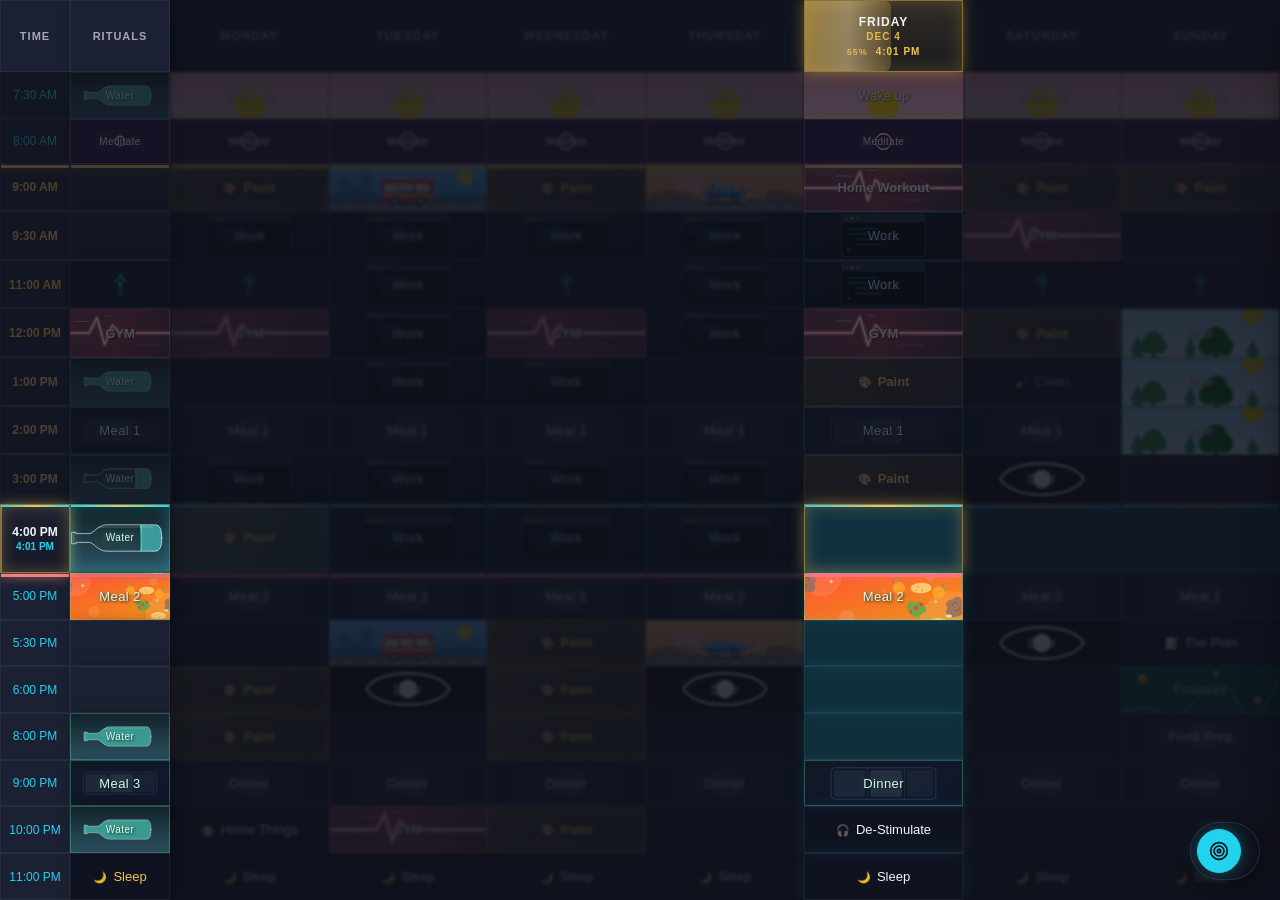
<file: index.html>
<!DOCTYPE html>
<html lang="en">

<head>
    <meta charset="UTF-8">
    <meta name="viewport"
        content="width=device-width, initial-scale=1.0, maximum-scale=1.0, user-scalable=no, viewport-fit=cover">
    <meta name="apple-mobile-web-app-capable" content="yes">
    <meta name="apple-mobile-web-app-status-bar-style" content="black-translucent">
    <meta name="apple-mobile-web-app-title" content="DAY">
    <meta name="mobile-web-app-capable" content="yes">
    <meta name="theme-color" content="#000000">
    <meta name="application-name" content="DAY">

    <!-- Monochrome DAY Icon for Homescreen -->
    <link rel="apple-touch-icon" href="apple-touch-icon.png">
    <link rel="apple-touch-icon" sizes="180x180" href="apple-touch-icon.png">
    <link rel="apple-touch-icon" sizes="152x152" href="apple-touch-icon.png">
    <link rel="apple-touch-icon" sizes="120x120" href="apple-touch-icon.png">
    <link rel="icon" type="image/png" href="apple-touch-icon.png">
    <link rel="manifest" href="manifest.json">

    <title>DAY</title>
    <link rel="stylesheet" href="style.css?v=10">
</head>

<body>
    <div class="schedule-container">
        <div class="table-wrapper">
            <table>
                <thead>
                    <tr>
                        <th>Time</th>
                        <th>Rituals</th>
                        <th class="day-header" data-day="1">Monday</th>
                        <th class="day-header" data-day="2">Tuesday</th>
                        <th class="day-header" data-day="3">Wednesday</th>
                        <th class="day-header" data-day="4">Thursday</th>
                        <th class="day-header" data-day="5">Friday</th>
                        <th class="day-header" data-day="6">Saturday</th>
                        <th class="day-header" data-day="0">Sunday</th>
                    </tr>
                </thead>
                <tbody>
                    <!-- Rows are rendered from the data model (data.js) by render.js -->
                </tbody>
            </table>
        </div>
    </div>

    <script src="data.js?v=10"></script>
    <script src="render.js?v=10"></script>
    <script src="script.js?v=10"></script>
</body>

</html>
</file>
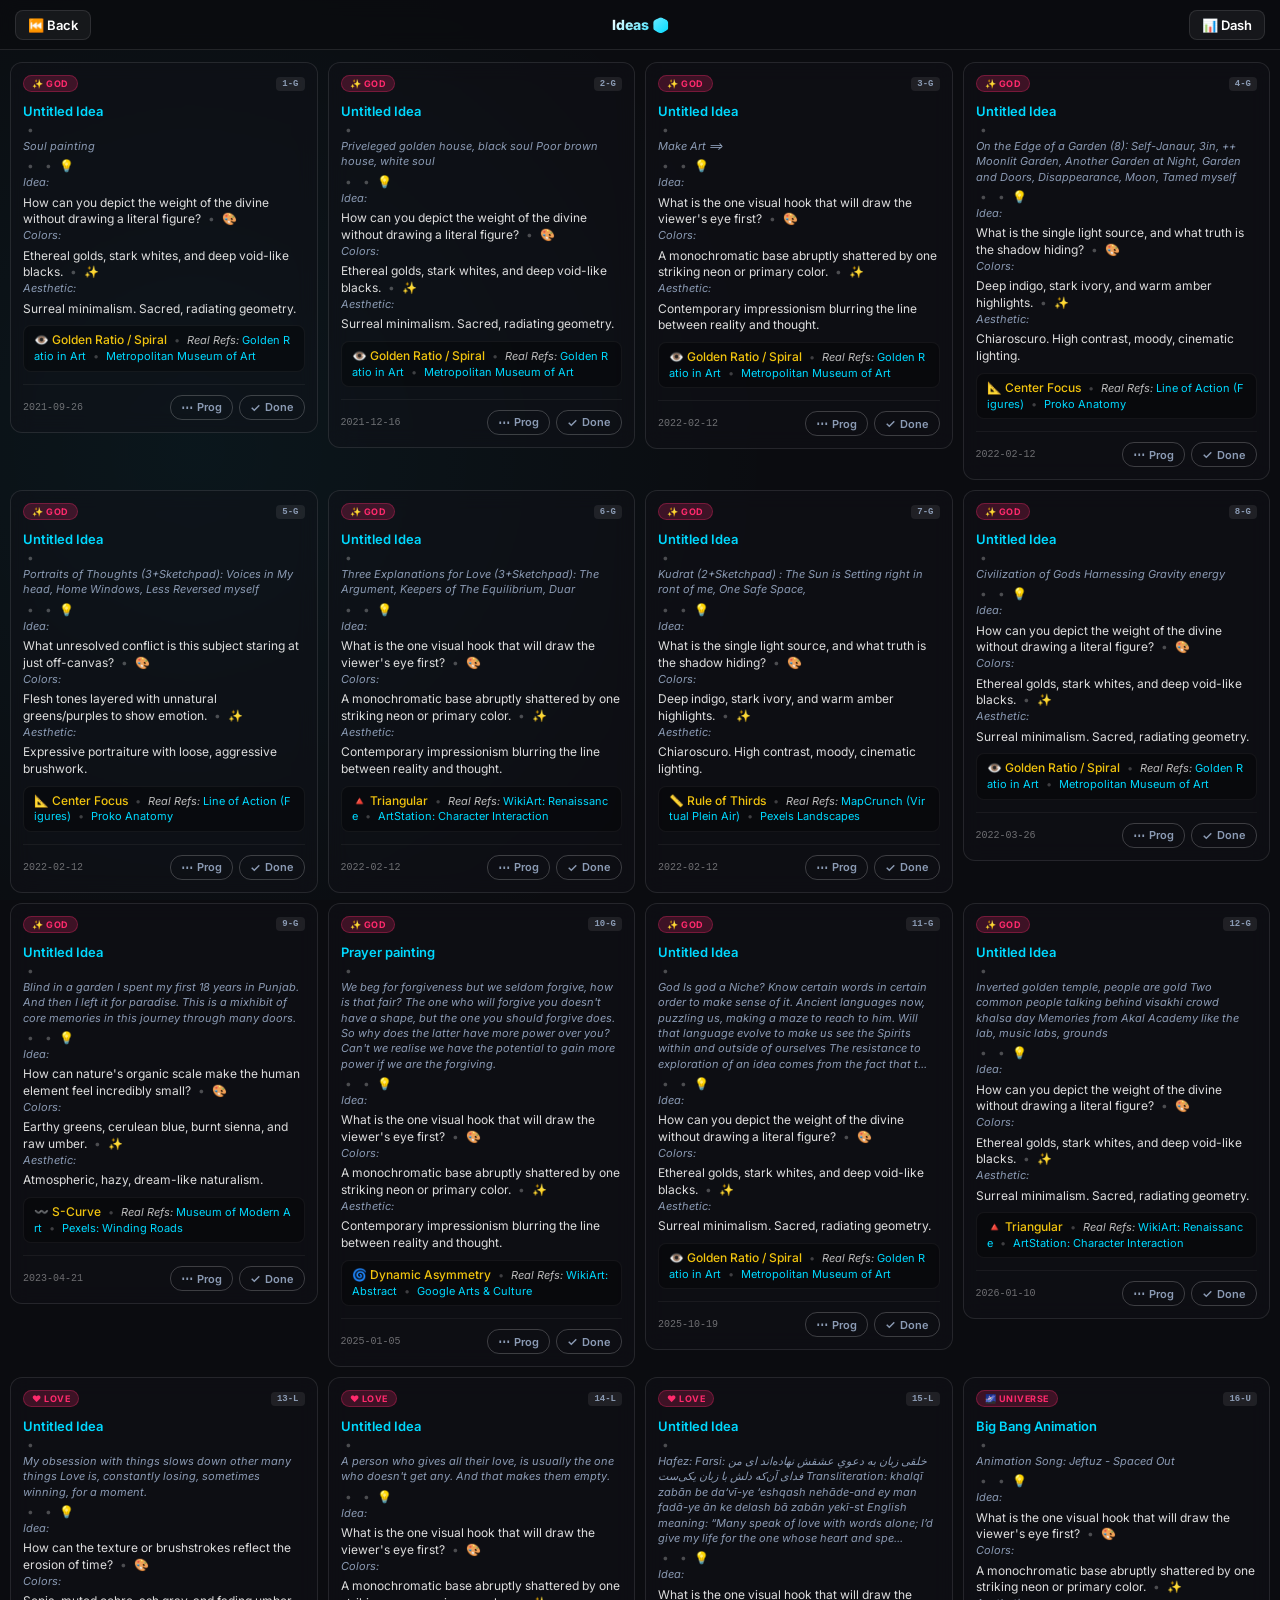
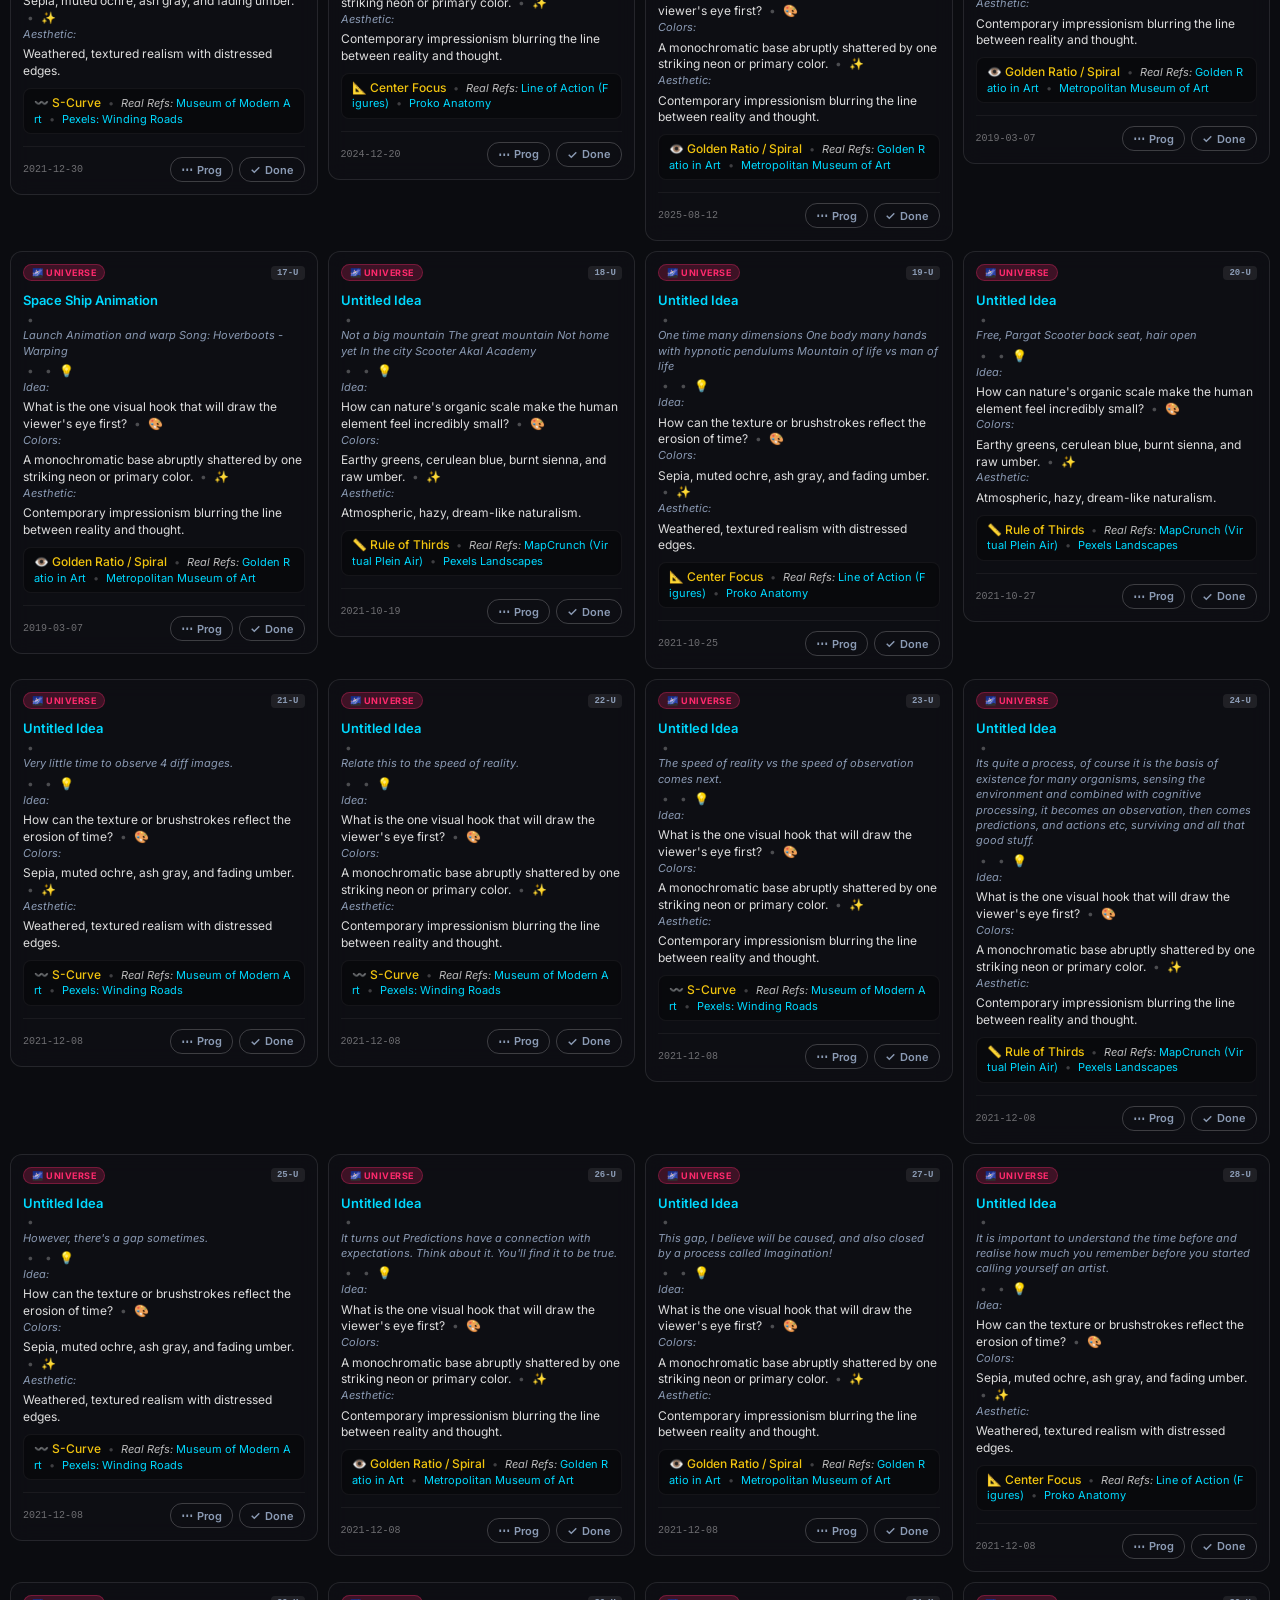
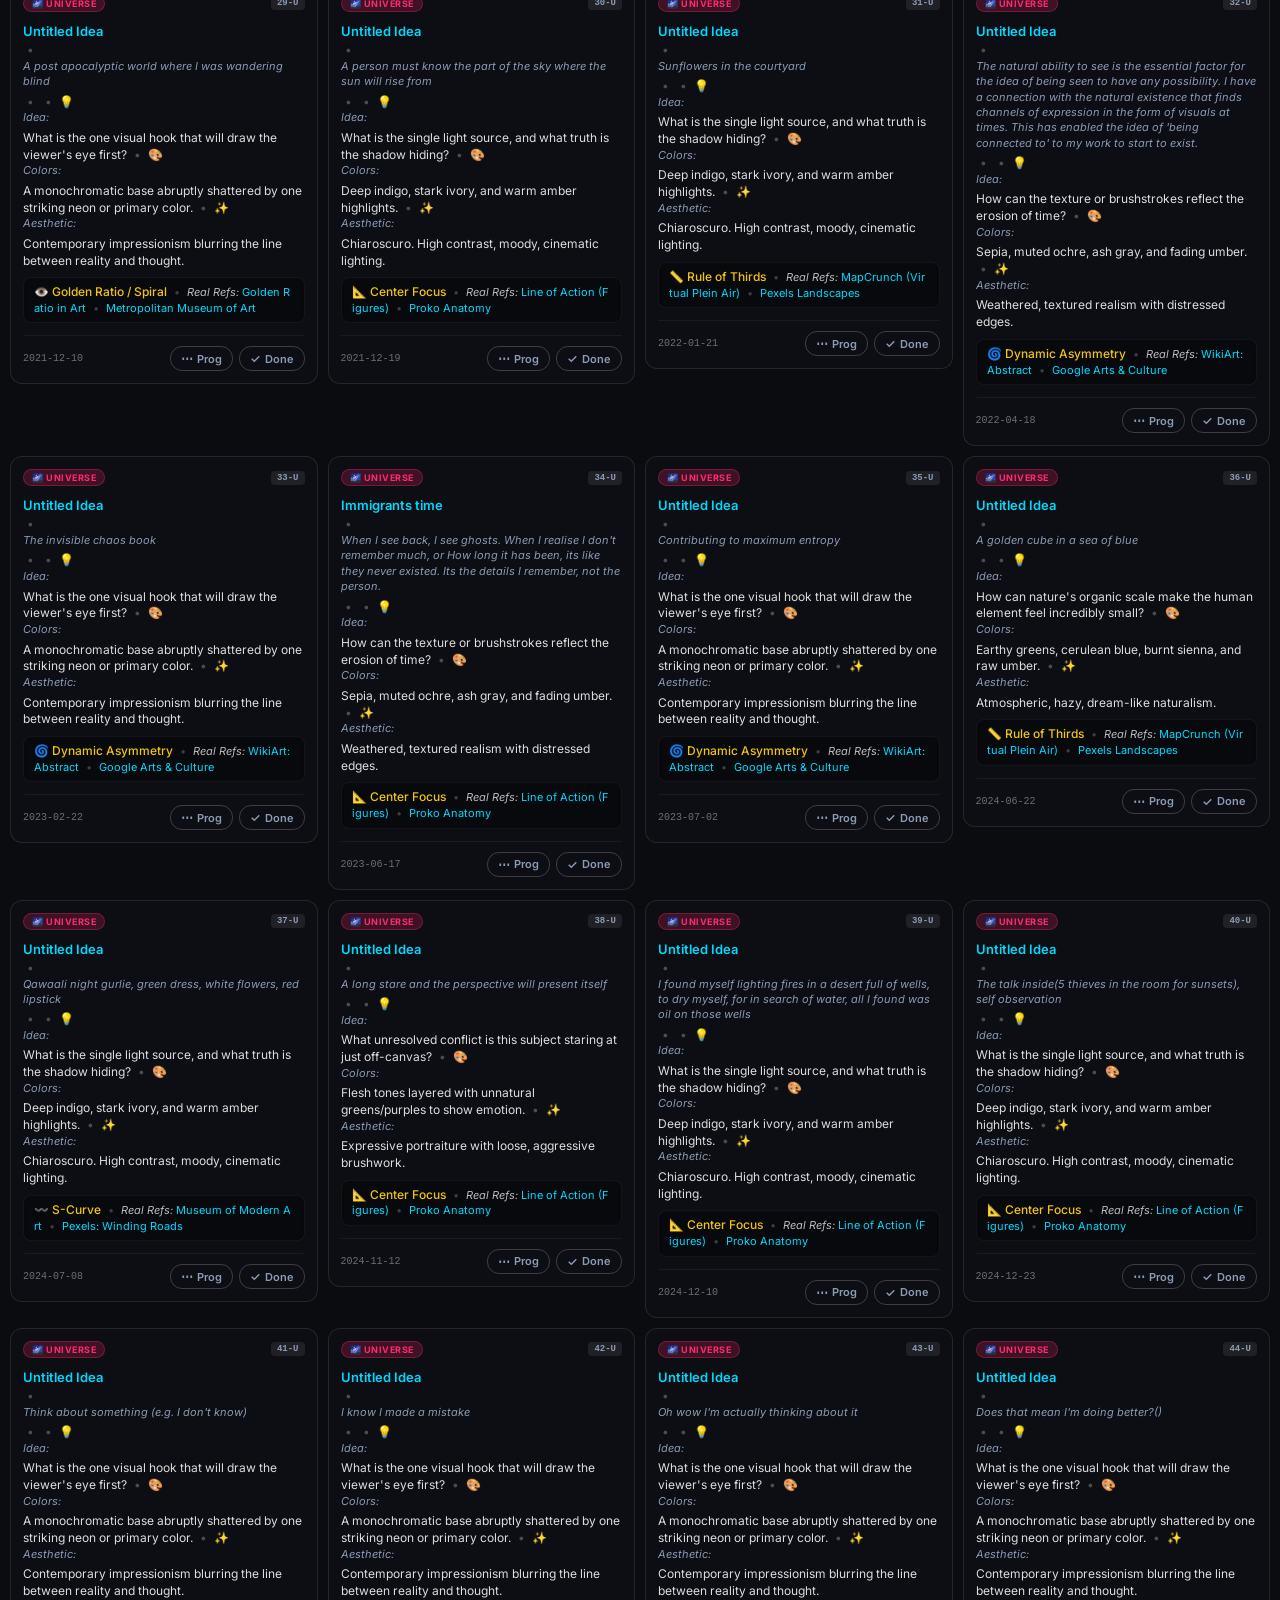
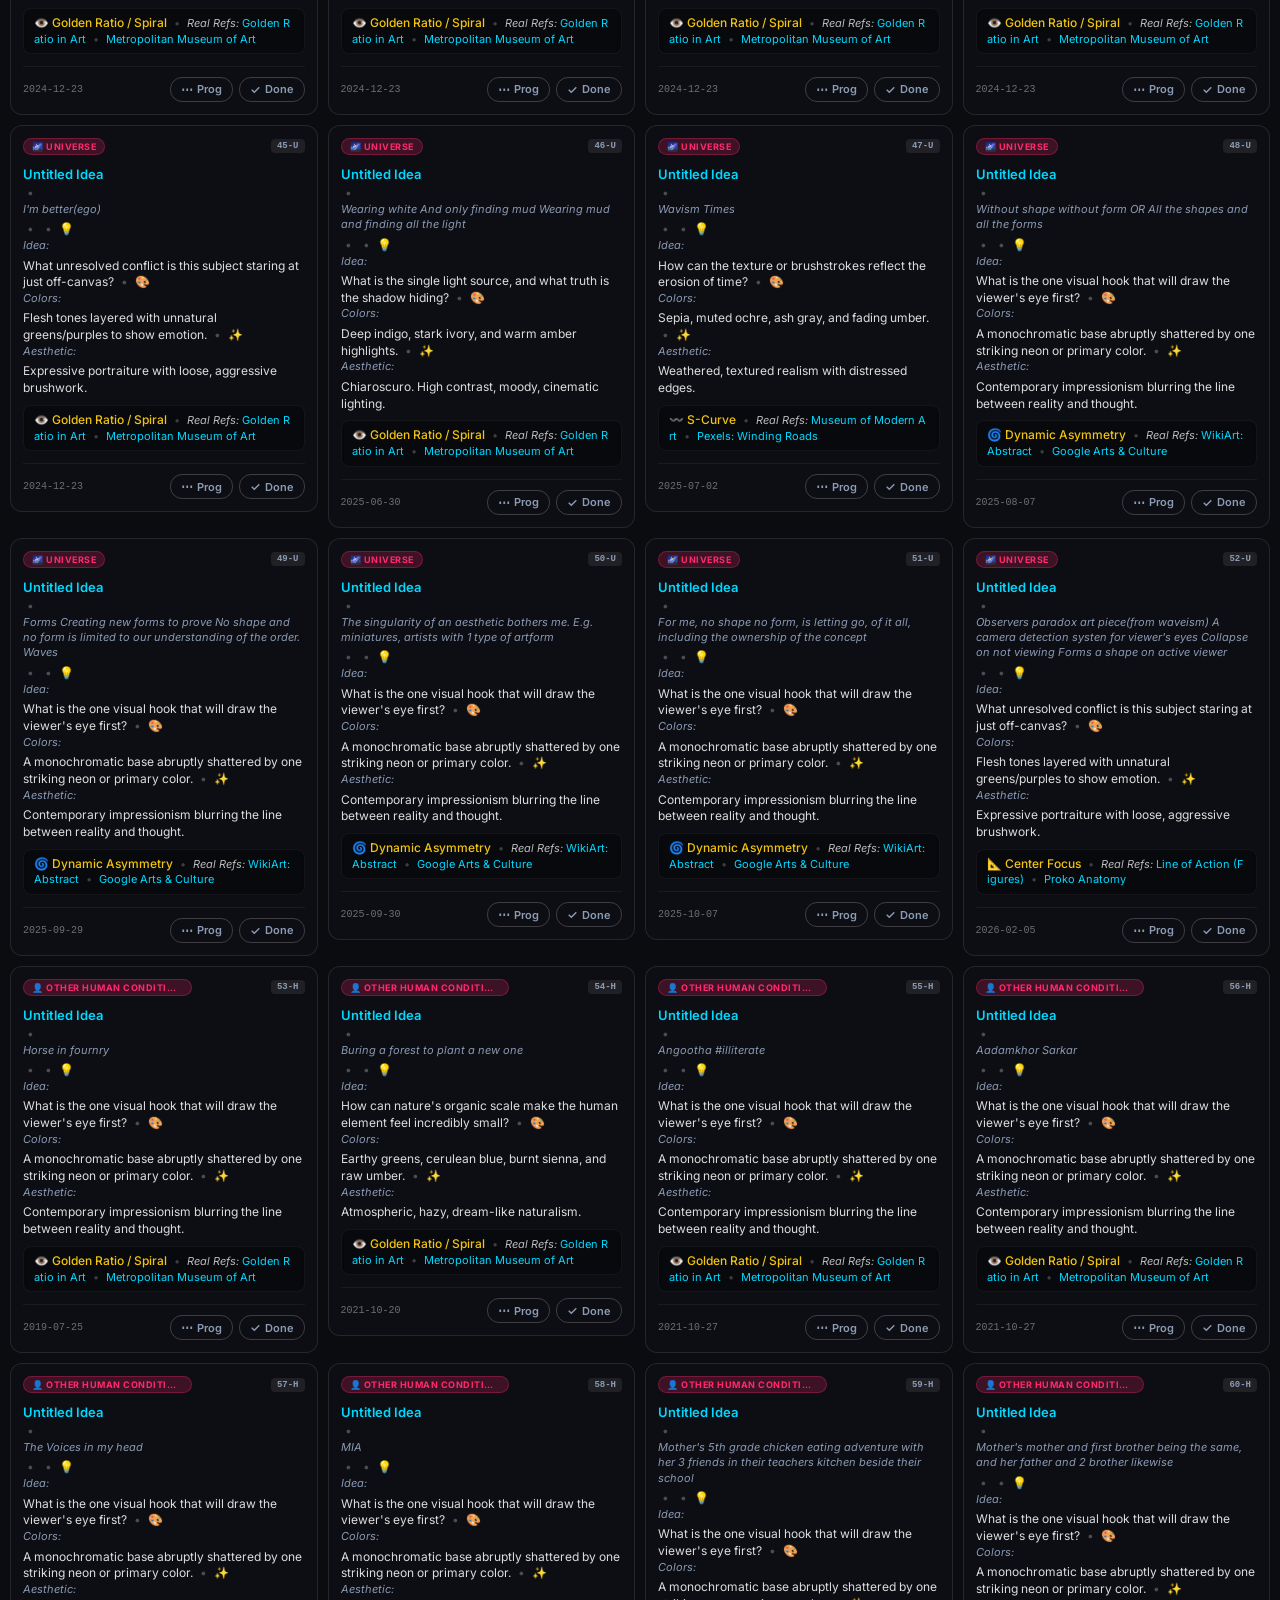
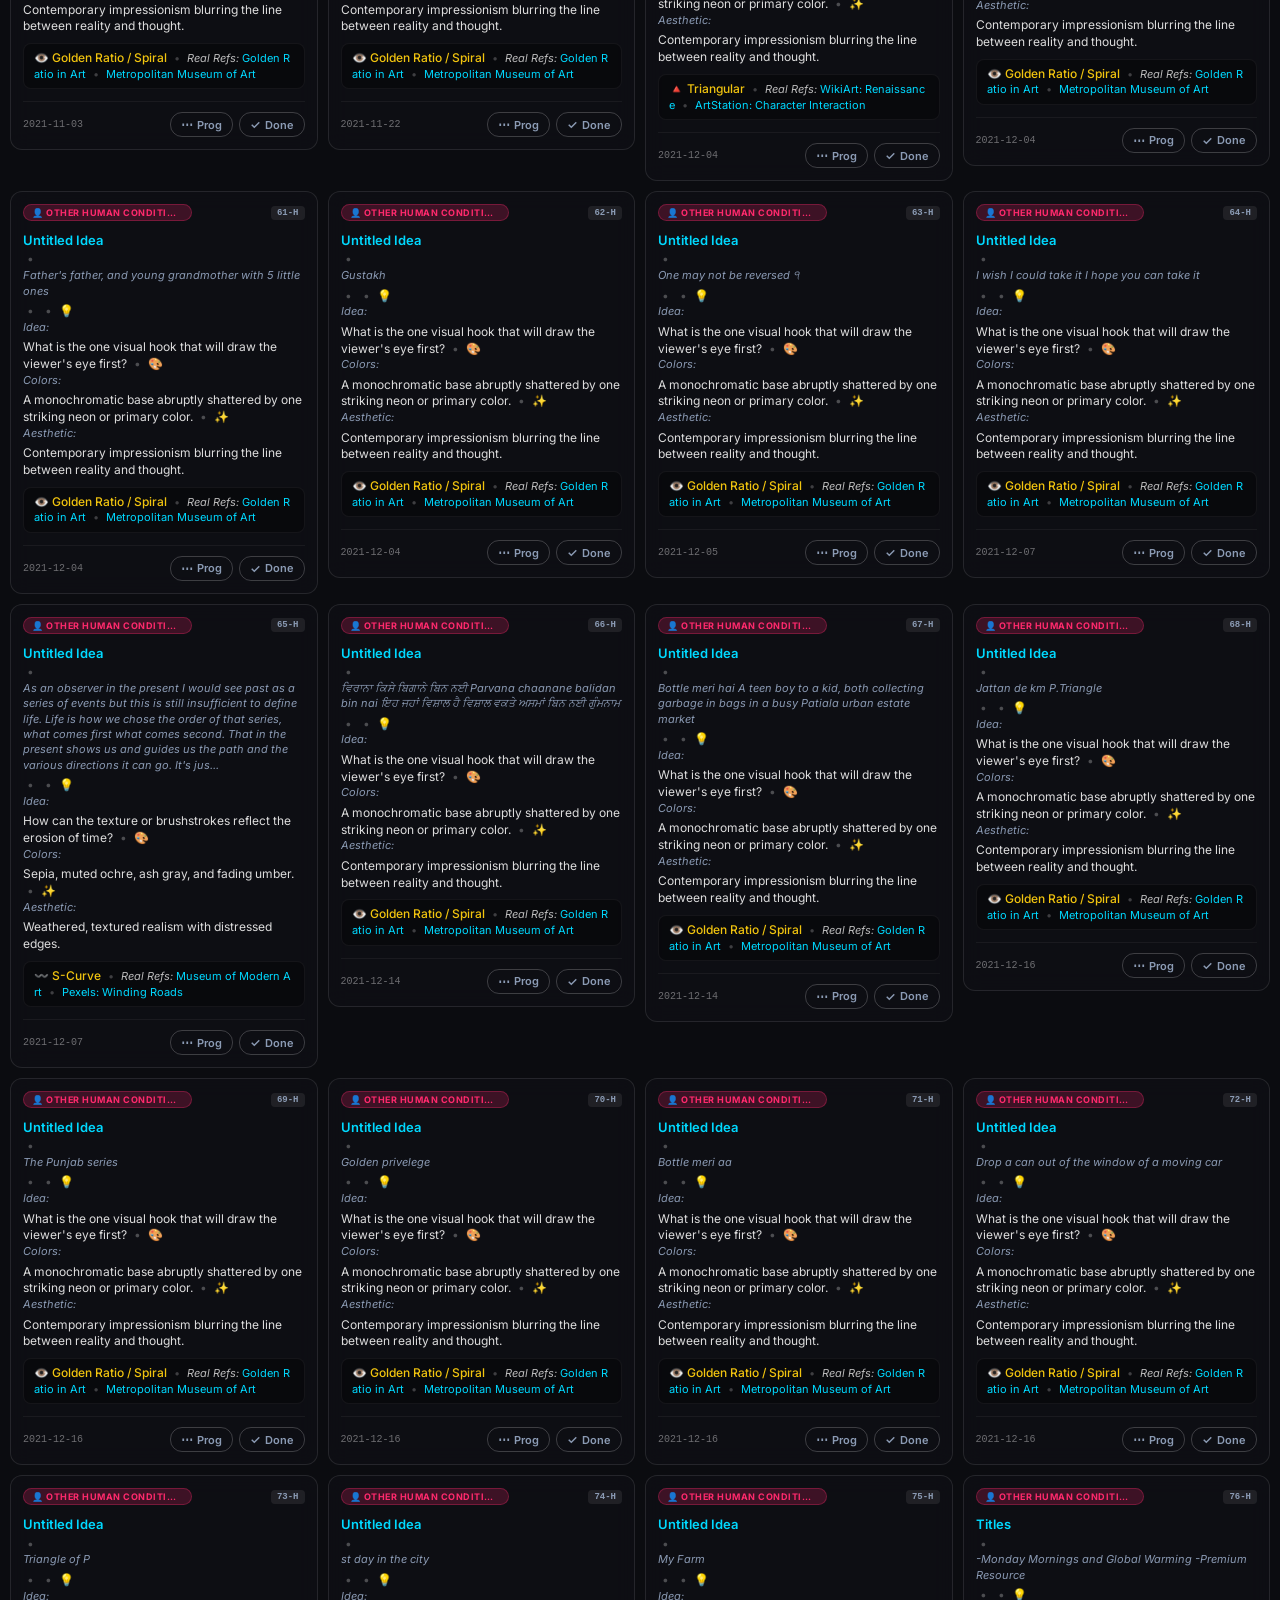
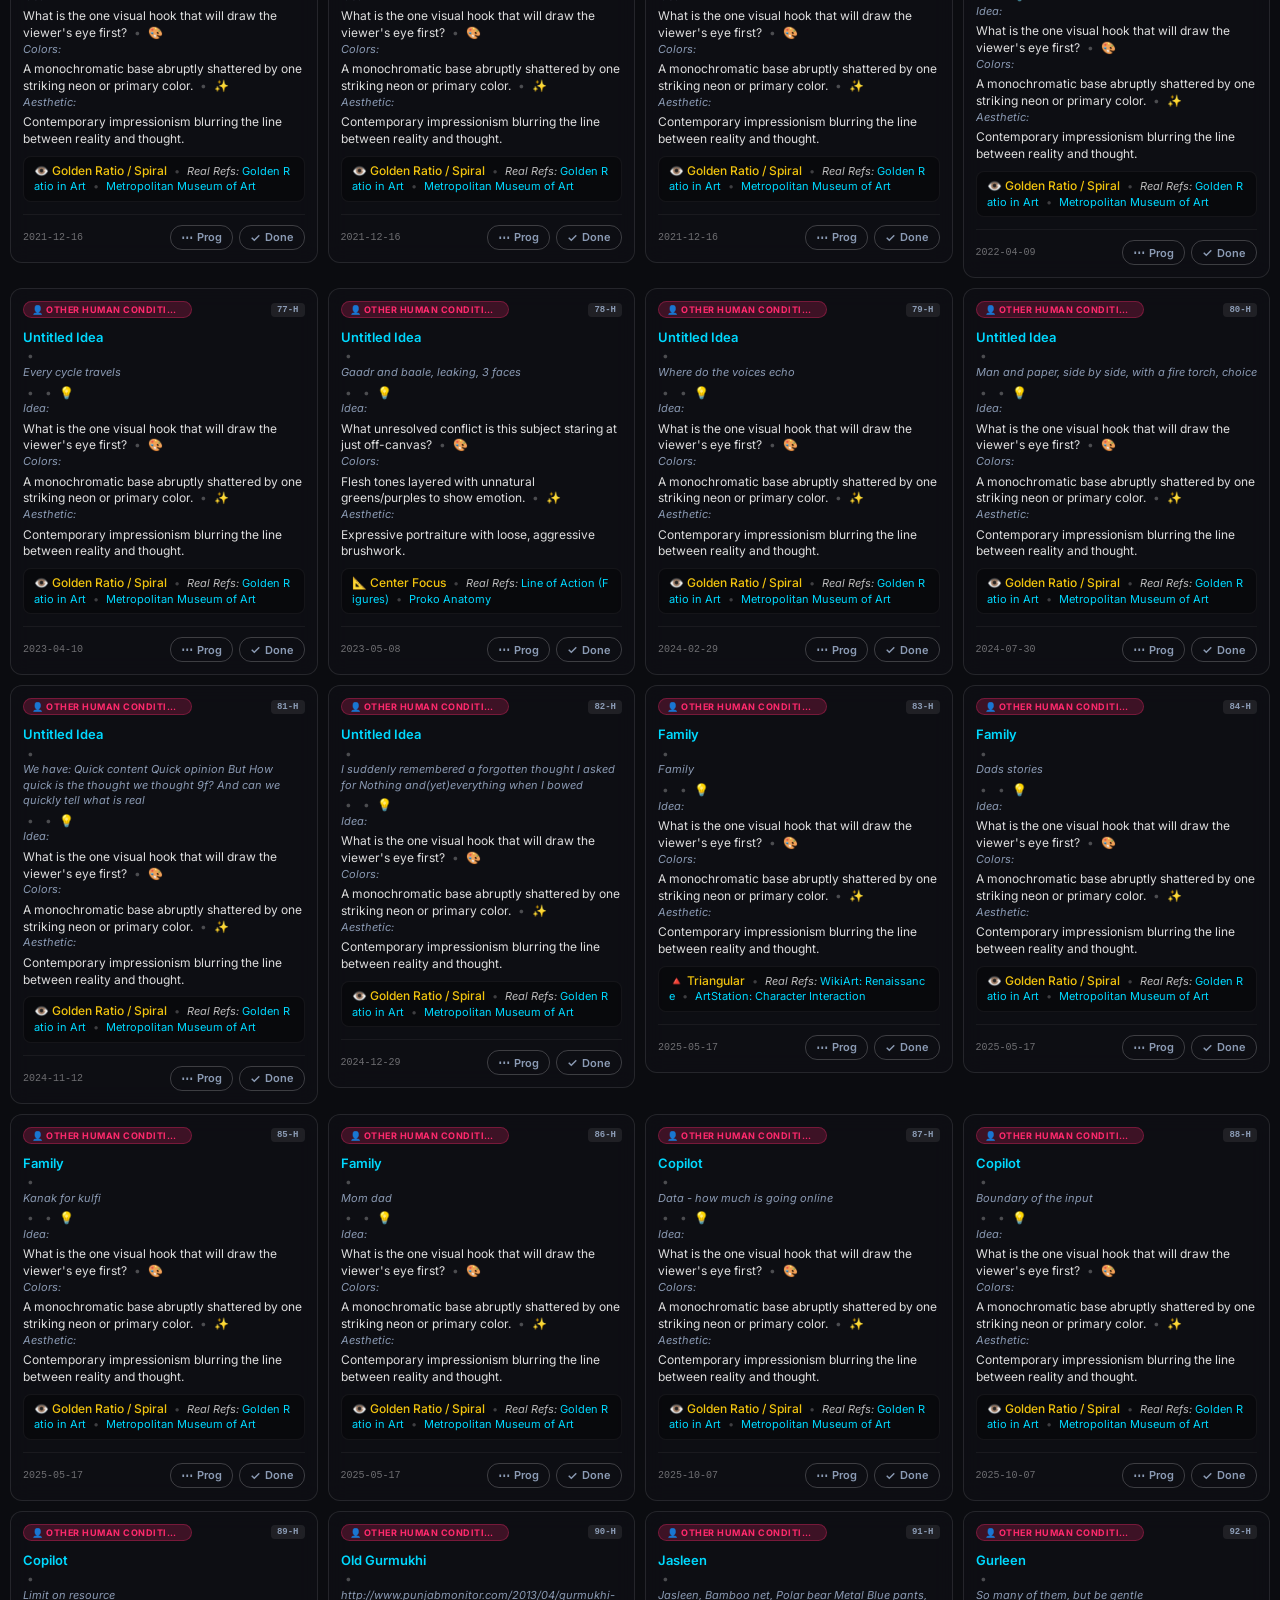
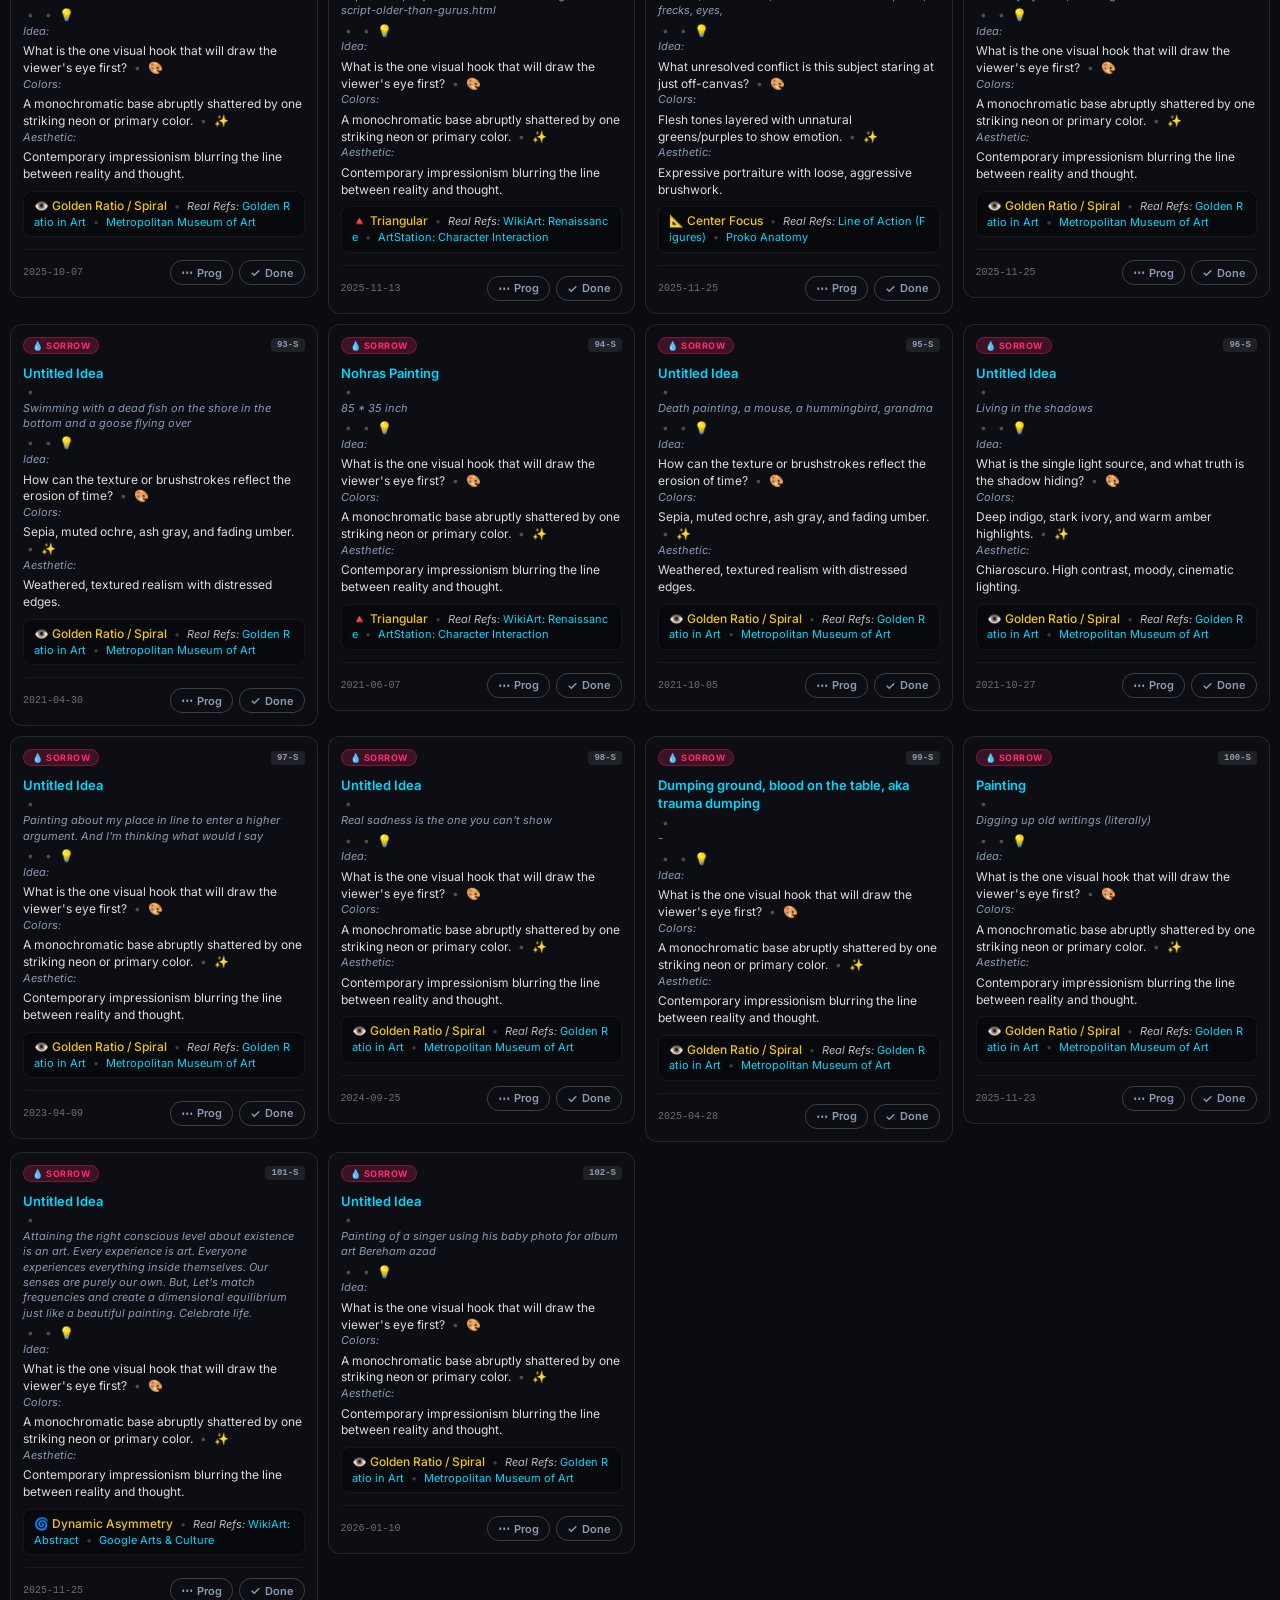
<file: paint_ideas.html>
<!DOCTYPE html>
    <html lang="en">
    <head>
        <meta charset="UTF-8">
        <meta name="viewport" content="width=device-width, initial-scale=1.0">
        <title>Painting Ideas</title>
        <style>
@import url('https://fonts.googleapis.com/css2?family=Inter:wght@400;500;600;800&display=swap');
:root {
    --bg-main: #0b0c10;
    --bg-card: rgba(18, 18, 25, 0.6);
    --border-color: rgba(255, 255, 255, 0.1);
    --text-primary: #e0e6ed;
    --text-secondary: #8b9bb4;
    --accent-primary: #00d9ff;
    --pink-glow: #ff2a6d;
    --yellow-glow: #f1c40f;
    --green: #00ff88;
}
* { box-sizing: border-box; }
body {
    font-family: 'Inter', sans-serif;
    margin: 0; padding: 0;
    background: var(--bg-main) radial-gradient(circle at 15% 50%, rgba(0, 217, 255, 0.05) 0%, transparent 50%) fixed;
    color: var(--text-primary);
    -webkit-font-smoothing: antialiased;
    /* Safe Area Insets for Notch compatibility */
    padding-top: env(safe-area-inset-top);
    padding-bottom: env(safe-area-inset-bottom);
    padding-left: env(safe-area-inset-left);
    padding-right: env(safe-area-inset-right);
}

/* Fixed Top Bar */
.top-bar { 
    position: fixed; 
    top: env(safe-area-inset-top, 0px); 
    left: env(safe-area-inset-left, 0px); 
    right: env(safe-area-inset-right, 0px); 
    height: 50px; 
    background: rgba(11, 12, 16, 0.85); 
    backdrop-filter: blur(10px); 
    -webkit-backdrop-filter: blur(10px); 
    border-bottom: 1px solid var(--border-color); 
    display: flex; 
    align-items: center; 
    justify-content: space-between; 
    padding: 0 15px; 
    z-index: 1000;
}

.top-btn {
    background: rgba(255, 255, 255, 0.05);
    color: #fff;
    border: 1px solid var(--border-color);
    padding: 6px 12px;
    border-radius: 8px;
    cursor: pointer;
    font-size: 13px;
    font-weight: 600;
    font-family: inherit;
    text-decoration: none;
    display: inline-flex;
    align-items: center;
    gap: 6px;
    transition: all 0.2s;
}

.top-btn:hover {
    background: rgba(255,255,255,0.1);
    border-color: var(--accent-primary);
}

.container { 
    max-width: 1400px; 
    margin: 0 auto; 
    padding: 10px; 
    padding-top: calc(50px + 10px);
}

/* Hide original table structures to prevent flash of content */
.table-container, h1, p, h2 { display: none; }

.app-header { 
    margin-bottom: 15px; 
    background: rgba(18, 18, 25, 0.6);
    border: 1px solid var(--border-color);
    border-radius: 12px;
    padding: 12px;
    backdrop-filter: blur(10px);
    transition: max-height 0.3s ease-out, opacity 0.3s ease-out, padding 0.3s ease-out, margin 0.3s ease-out;
    max-height: 500px;
    opacity: 1;
    overflow: hidden;
}

.app-header.collapsed {
    max-height: 0;
    opacity: 0;
    padding-top: 0;
    padding-bottom: 0;
    margin-bottom: 0;
    border-color: transparent;
}

h2.dash-title { font-size: 20px; font-weight: 800; margin: 0 0 10px 0; background: linear-gradient(135deg, #fff, var(--accent-primary)); -webkit-background-clip: text; -webkit-text-fill-color: transparent; line-height:1.2; display: block; }

.stats-row { display: grid; grid-template-columns: repeat(4, 1fr); gap: 6px; margin-bottom: 10px; }
.stat-box { background: rgba(0,0,0,0.3); border: 1px solid var(--border-color); border-radius: 8px; padding: 8px 10px; display: flex; flex-direction: column; justify-content: center; position: relative; overflow: hidden; }
.stat-box::before { content:''; position: absolute; left: 0; top: 0; bottom: 0; width: 3px; background: var(--border-color); }
.stat-box.st-done::before { background: var(--green); box-shadow: 0 0 10px var(--green); }
.stat-box.st-prog::before { background: var(--yellow-glow); box-shadow: 0 0 10px var(--yellow-glow); }
.stat-val { font-size: 16px; font-weight: 800; line-height: 1.1; color: #fff; }
.stat-label { font-size: 9px; text-transform: uppercase; letter-spacing: 0.5px; color: var(--text-secondary); margin-top: 2px; }

.filters-row { display: grid; grid-template-columns: 1fr 1fr; gap: 6px; }
.filters-row .modern-input { grid-column: 1 / -1; }
.modern-input, .modern-select { width: 100%; background: rgba(0,0,0,0.5); border: 1px solid var(--border-color); color: #fff; padding: 8px 10px; border-radius: 8px; font-family: inherit; font-size: 12px; outline: none; transition: border-color 0.2s; box-shadow: inset 0 2px 4px rgba(0,0,0,0.2); }
.modern-input:focus, .modern-select:focus { border-color: var(--accent-primary); box-shadow: inset 0 2px 4px rgba(0,0,0,0.2), 0 0 8px rgba(0,217,255,0.3); }
.modern-select { appearance: none; background-image: url("data:image/svg+xml;charset=US-ASCII,%3Csvg%20xmlns%3D%22http%3A%2F%2Fwww.w3.org%2F2000%2Fsvg%22%20width%3D%22292.4%22%20height%3D%22292.4%22%3E%3Cpath%20fill%3D%22%23FFF%22%20d%3D%22M287%2069.4a17.6%2017.6%200%200%200-13-5.4H18.4c-5%200-9.3%201.8-12.9%205.4A17.6%2017.6%200%200%200%200%2082.2c0%205%201.8%209.3%205.4%2012.9l128%20127.9c3.6%203.6%207.8%205.4%2012.8%205.4s9.2-1.8%2012.8-5.4L287%2095c3.5-3.5%205.4-7.8%205.4-12.8%200-5-1.9-9.2-5.5-12.8z%22%2F%3E%3C%2Fsvg%3E"); background-repeat: no-repeat; background-position: right 0.6em top 50%; background-size: .5em auto; cursor: pointer; }

/* The Grid */
.masonry-grid { display: grid; grid-template-columns: repeat(auto-fill, minmax(280px, 1fr)); gap: 10px; align-items: start; }

.idea-panel { background: rgba(18, 18, 25, 0.4); border: 1px solid var(--border-color); border-radius: 12px; padding: 12px; display: flex; flex-direction: column; gap: 8px; transition: transform 0.2s, background 0.2s, border-color 0.2s; backdrop-filter: blur(10px); min-width: 0; word-wrap: break-word; }
.idea-panel:hover { transform: translateY(-2px); background: rgba(30, 30, 45, 0.6); border-color: rgba(255,255,255,0.3); box-shadow: 0 4px 15px rgba(0,0,0,0.2); }
.idea-panel.is-done { border-color: rgba(0, 255, 136, 0.4); background: rgba(0, 255, 136, 0.04); }
.idea-panel.is-prog { border-color: rgba(241, 196, 15, 0.4); background: rgba(241, 196, 15, 0.04); }

.panel-head { display: flex; justify-content: space-between; align-items: center; margin-bottom: 2px; }
.cat-tag { font-size: 9px; background: rgba(255, 42, 109, 0.2); color: var(--pink-glow); padding: 2px 8px; border-radius: 20px; font-weight: 700; text-transform: uppercase; letter-spacing: 0.5px; border: 1px solid rgba(255, 42, 109, 0.3); white-space: nowrap; overflow: hidden; text-overflow: ellipsis; max-width: 60%; }
.id-tag { font-size: 9px; color: var(--text-secondary); background: rgba(255,255,255,0.08); padding: 2px 6px; border-radius: 4px; font-family: monospace; font-weight: 600; white-space: nowrap; }

.panel-body { font-size: 12px; line-height: 1.4; color: #ddd; min-width: 0; word-wrap: break-word; overflow-wrap: break-word; }
.panel-body strong { color: var(--accent-primary); font-size: 13px; font-weight: 600; display: block; margin-bottom: 2px;}
.panel-body em { color: var(--text-secondary); font-style: italic; font-size: 11px; display: block; margin-bottom: 4px; }

/* Turn off breaks inside body text for compactness */
.panel-body br { display: none; }
.panel-refs { font-size: 11px; background: rgba(0,0,0,0.3); padding: 6px 10px; border-radius: 8px; line-height: 1.4; border: 1px solid rgba(255,255,255,0.05); color: #bbb; display: inline-block; width: 100%; word-break: break-word; }
.panel-refs strong { color: var(--yellow-glow); font-size: 12px; font-weight: 500; display: inline; }
.panel-refs br { display: none; }
.panel-refs a { color: var(--accent-primary); text-decoration: none; display: inline; word-break: break-all; }

.panel-foot { display: flex; justify-content: space-between; align-items: center; margin-top: 4px; padding-top: 10px; border-top: 1px solid rgba(255,255,255,0.05); }
.date-txt { font-size: 10px; color: rgba(255,255,255,0.4); font-family: monospace; white-space: nowrap;}
.action-toggles { display: flex; gap: 6px; }
.toggle-btn { font-size: 11px; font-weight: 600; padding: 4px 10px; border-radius: 12px; border: 1px solid rgba(255,255,255,0.2); cursor: pointer; transition: all 0.2s; display: flex; align-items: center; justify-content: center; gap: 4px; user-select: none; color: var(--text-secondary); white-space: nowrap; flex: 1; }
.toggle-btn input { display: none; }
.toggle-btn:hover { background: rgba(255,255,255,0.1); color: #fff; }
.toggle-btn.active-prog { background: rgba(241, 196, 15, 0.2); color: var(--yellow-glow); border-color: var(--yellow-glow); box-shadow: 0 0 10px rgba(241,196,15,0.2); }
.toggle-btn.active-done { background: rgba(0, 255, 136, 0.2); color: var(--green); border-color: var(--green); box-shadow: 0 0 10px rgba(0,255,136,0.2); }
.toggle-icon { font-size: 12px; }

/* Hide original back button since we now put it in the top bar */
body > button.back-btn, body > .back-btn { display: none !important; }

@media (max-width: 768px) {
    .container { padding-top: 55px; padding-left: 6px; padding-right: 6px; }
    
    /* 2 COLUMNS ON MOBILE */
    .masonry-grid { grid-template-columns: 1fr 1fr; gap: 6px; }
    .idea-panel { padding: 8px; gap: 6px; border-radius: 8px; overflow: hidden; min-width: 0; }
    
    .panel-head { margin-bottom: 2px; }
    .cat-tag { font-size: 8px; padding: 2px 4px; border-radius: 4px; }
    .id-tag { font-size: 8px; padding: 2px 4px; }
    
    /* INDENTATION */
    .panel-body { font-size: 10px; line-height: 1.3; padding-left: 6px; border-left: 2px solid rgba(0, 217, 255, 0.5); margin-left: 2px; }
    .panel-body strong { font-size: 11px; margin-bottom: 2px; line-height: 1.2;}
    .panel-body em { font-size: 9px; line-height: 1.2; margin-bottom: 2px; }
    
    .panel-refs { font-size: 8.5px; padding: 4px 6px; border-radius: 4px; margin-top: 0; line-height: 1.2; }
    .panel-refs strong { font-size: 9px; }
    
    .panel-foot { padding-top: 6px; margin-top: 2px; flex-direction: column; align-items: stretch; gap: 4px; }
    .date-txt { font-size: 8px; text-align: center; margin-bottom: 2px; }
    
    .action-toggles { width: 100%; display: flex; gap: 4px; }
    .toggle-btn { padding: 4px 0; border-radius: 6px; font-size: 9px; }
    .toggle-icon { font-size: 10px; }

    .stats-row { grid-template-columns: 1fr 1fr 1fr 1fr; gap: 4px; }
    .stat-box { padding: 6px 4px; align-items: center; }
    .stat-val { font-size: 14px; }
    .stat-label { font-size: 7px; margin-top: 1px; text-align: center; }
    
    .filters-row select { font-size: 10px; padding: 6px; border-radius: 6px; }
    .filters-row input { font-size: 10px; padding: 6px; border-radius: 6px; }
}
</style>
    </head>
    <body>
        <button class="back-btn" onclick="window.location.href='index.html'">⏮️ Back to Schedule</button>
        <div class="container">
            <div class="table-container">
                <h1>🎨 Painting Ideas (Extracted till Feb 2026)</h1>
<p>Extracted strictly from your Google Keep <code>V_Art Inspiration</code> tag.</p>
<h2>✨ God</h2>
<table>
<thead>
<tr>
<th style="text-align: center;">Done</th>
<th style="text-align: center;">In Prog.</th>
<th style="text-align: center;">S.No.</th>
<th style="text-align: left;">Date</th>
<th style="text-align: left;">Idea &amp; Prompt</th>
<th style="text-align: center;">Composition &amp; References</th>
</tr>
</thead>
<tbody>
<tr>
<td style="text-align: center;"><input type="checkbox" class="done-cb"></td>
<td style="text-align: center;"><input type="checkbox" class="prog-cb"></td>
<td style="text-align: center;"><code>1-G</code></td>
<td style="text-align: left;">2021-09-26 21:23:44</td>
<td style="text-align: left;"><strong>Untitled Idea</strong><br><em>Soul painting</em><br><br>💡 <em>Idea:</em> How can you depict the weight of the divine without drawing a literal figure?<br>🎨 <em>Colors:</em> Ethereal golds, stark whites, and deep void-like blacks.<br>✨ <em>Aesthetic:</em> Surreal minimalism. Sacred, radiating geometry.</td>
<td style="text-align: center;"><strong>👁️ Golden Ratio / Spiral</strong><br><em>Real Refs:</em> <a href="https://www.goldennumber.net/art-composition-design/">Golden Ratio in Art</a><br><a href="https://www.metmuseum.org/art/collection">Metropolitan Museum of Art</a></td>
</tr>
<tr>
<td style="text-align: center;"><input type="checkbox" class="done-cb"></td>
<td style="text-align: center;"><input type="checkbox" class="prog-cb"></td>
<td style="text-align: center;"><code>2-G</code></td>
<td style="text-align: left;">2021-12-16 21:30:58</td>
<td style="text-align: left;"><strong>Untitled Idea</strong><br><em>Priveleged golden house, black soul Poor brown house, white soul</em><br><br>💡 <em>Idea:</em> How can you depict the weight of the divine without drawing a literal figure?<br>🎨 <em>Colors:</em> Ethereal golds, stark whites, and deep void-like blacks.<br>✨ <em>Aesthetic:</em> Surreal minimalism. Sacred, radiating geometry.</td>
<td style="text-align: center;"><strong>👁️ Golden Ratio / Spiral</strong><br><em>Real Refs:</em> <a href="https://www.goldennumber.net/art-composition-design/">Golden Ratio in Art</a><br><a href="https://www.metmuseum.org/art/collection">Metropolitan Museum of Art</a></td>
</tr>
<tr>
<td style="text-align: center;"><input type="checkbox" class="done-cb"></td>
<td style="text-align: center;"><input type="checkbox" class="prog-cb"></td>
<td style="text-align: center;"><code>3-G</code></td>
<td style="text-align: left;">2022-02-12 12:33:16</td>
<td style="text-align: left;"><strong>Untitled Idea</strong><br><em>Make Art ==&gt;</em><br><br>💡 <em>Idea:</em> What is the one visual hook that will draw the viewer's eye first?<br>🎨 <em>Colors:</em> A monochromatic base abruptly shattered by one striking neon or primary color.<br>✨ <em>Aesthetic:</em> Contemporary impressionism blurring the line between reality and thought.</td>
<td style="text-align: center;"><strong>👁️ Golden Ratio / Spiral</strong><br><em>Real Refs:</em> <a href="https://www.goldennumber.net/art-composition-design/">Golden Ratio in Art</a><br><a href="https://www.metmuseum.org/art/collection">Metropolitan Museum of Art</a></td>
</tr>
<tr>
<td style="text-align: center;"><input type="checkbox" class="done-cb"></td>
<td style="text-align: center;"><input type="checkbox" class="prog-cb"></td>
<td style="text-align: center;"><code>4-G</code></td>
<td style="text-align: left;">2022-02-12 12:33:16</td>
<td style="text-align: left;"><strong>Untitled Idea</strong><br><em>On the Edge of a Garden (8): Self-Janaur, 3in, ++ Moonlit Garden, Another Garden at Night, Garden and Doors, Disappearance, Moon, Tamed myself</em><br><br>💡 <em>Idea:</em> What is the single light source, and what truth is the shadow hiding?<br>🎨 <em>Colors:</em> Deep indigo, stark ivory, and warm amber highlights.<br>✨ <em>Aesthetic:</em> Chiaroscuro. High contrast, moody, cinematic lighting.</td>
<td style="text-align: center;"><strong>📐 Center Focus</strong><br><em>Real Refs:</em> <a href="https://line-of-action.com/">Line of Action (Figures)</a><br><a href="https://www.proko.com/">Proko Anatomy</a></td>
</tr>
<tr>
<td style="text-align: center;"><input type="checkbox" class="done-cb"></td>
<td style="text-align: center;"><input type="checkbox" class="prog-cb"></td>
<td style="text-align: center;"><code>5-G</code></td>
<td style="text-align: left;">2022-02-12 12:33:16</td>
<td style="text-align: left;"><strong>Untitled Idea</strong><br><em>Portraits of Thoughts (3+Sketchpad): Voices in My head, Home Windows, Less Reversed myself</em><br><br>💡 <em>Idea:</em> What unresolved conflict is this subject staring at just off-canvas?<br>🎨 <em>Colors:</em> Flesh tones layered with unnatural greens/purples to show emotion.<br>✨ <em>Aesthetic:</em> Expressive portraiture with loose, aggressive brushwork.</td>
<td style="text-align: center;"><strong>📐 Center Focus</strong><br><em>Real Refs:</em> <a href="https://line-of-action.com/">Line of Action (Figures)</a><br><a href="https://www.proko.com/">Proko Anatomy</a></td>
</tr>
<tr>
<td style="text-align: center;"><input type="checkbox" class="done-cb"></td>
<td style="text-align: center;"><input type="checkbox" class="prog-cb"></td>
<td style="text-align: center;"><code>6-G</code></td>
<td style="text-align: left;">2022-02-12 12:33:16</td>
<td style="text-align: left;"><strong>Untitled Idea</strong><br><em>Three Explanations for Love (3+Sketchpad): The Argument, Keepers of The Equilibrium, Duar</em><br><br>💡 <em>Idea:</em> What is the one visual hook that will draw the viewer's eye first?<br>🎨 <em>Colors:</em> A monochromatic base abruptly shattered by one striking neon or primary color.<br>✨ <em>Aesthetic:</em> Contemporary impressionism blurring the line between reality and thought.</td>
<td style="text-align: center;"><strong>🔺 Triangular</strong><br><em>Real Refs:</em> <a href="https://www.wikiart.org/en/paintings-by-style/high-renaissance">WikiArt: Renaissance</a><br><a href="https://www.artstation.com/">ArtStation: Character Interaction</a></td>
</tr>
<tr>
<td style="text-align: center;"><input type="checkbox" class="done-cb"></td>
<td style="text-align: center;"><input type="checkbox" class="prog-cb"></td>
<td style="text-align: center;"><code>7-G</code></td>
<td style="text-align: left;">2022-02-12 12:33:16</td>
<td style="text-align: left;"><strong>Untitled Idea</strong><br><em>Kudrat (2+Sketchpad) : The Sun is Setting right in ront of me, One Safe Space,</em><br><br>💡 <em>Idea:</em> What is the single light source, and what truth is the shadow hiding?<br>🎨 <em>Colors:</em> Deep indigo, stark ivory, and warm amber highlights.<br>✨ <em>Aesthetic:</em> Chiaroscuro. High contrast, moody, cinematic lighting.</td>
<td style="text-align: center;"><strong>📏 Rule of Thirds</strong><br><em>Real Refs:</em> <a href="https://www.mapcrunch.com/">MapCrunch (Virtual Plein Air)</a><br><a href="https://www.pexels.com/search/landscape/">Pexels Landscapes</a></td>
</tr>
<tr>
<td style="text-align: center;"><input type="checkbox" class="done-cb"></td>
<td style="text-align: center;"><input type="checkbox" class="prog-cb"></td>
<td style="text-align: center;"><code>8-G</code></td>
<td style="text-align: left;">2022-03-26 03:07:20</td>
<td style="text-align: left;"><strong>Untitled Idea</strong><br><em>Civilization of Gods Harnessing Gravity energy</em><br><br>💡 <em>Idea:</em> How can you depict the weight of the divine without drawing a literal figure?<br>🎨 <em>Colors:</em> Ethereal golds, stark whites, and deep void-like blacks.<br>✨ <em>Aesthetic:</em> Surreal minimalism. Sacred, radiating geometry.</td>
<td style="text-align: center;"><strong>👁️ Golden Ratio / Spiral</strong><br><em>Real Refs:</em> <a href="https://www.goldennumber.net/art-composition-design/">Golden Ratio in Art</a><br><a href="https://www.metmuseum.org/art/collection">Metropolitan Museum of Art</a></td>
</tr>
<tr>
<td style="text-align: center;"><input type="checkbox" class="done-cb"></td>
<td style="text-align: center;"><input type="checkbox" class="prog-cb"></td>
<td style="text-align: center;"><code>9-G</code></td>
<td style="text-align: left;">2023-04-21 15:53:44</td>
<td style="text-align: left;"><strong>Untitled Idea</strong><br><em>Blind in a garden I spent my first 18 years in Punjab. And then I left it for paradise. This is a mixhibit of core memories in this journey through many doors.</em><br><br>💡 <em>Idea:</em> How can nature's organic scale make the human element feel incredibly small?<br>🎨 <em>Colors:</em> Earthy greens, cerulean blue, burnt sienna, and raw umber.<br>✨ <em>Aesthetic:</em> Atmospheric, hazy, dream-like naturalism.</td>
<td style="text-align: center;"><strong>〰️ S-Curve</strong><br><em>Real Refs:</em> <a href="https://www.moma.org/collection/">Museum of Modern Art</a><br><a href="https://www.pexels.com/search/winding%20road/">Pexels: Winding Roads</a></td>
</tr>
<tr>
<td style="text-align: center;"><input type="checkbox" class="done-cb"></td>
<td style="text-align: center;"><input type="checkbox" class="prog-cb"></td>
<td style="text-align: center;"><code>10-G</code></td>
<td style="text-align: left;">2025-01-05 17:34:41</td>
<td style="text-align: left;"><strong>Prayer painting</strong><br><em>We beg for forgiveness but we seldom forgive, how is that fair? The one who will forgive you doesn't have a shape, but the one you should forgive does. So why does the latter have more power over you? Can't we realise we have the potential to gain more power if we are the forgiving.</em><br><br>💡 <em>Idea:</em> What is the one visual hook that will draw the viewer's eye first?<br>🎨 <em>Colors:</em> A monochromatic base abruptly shattered by one striking neon or primary color.<br>✨ <em>Aesthetic:</em> Contemporary impressionism blurring the line between reality and thought.</td>
<td style="text-align: center;"><strong>🌀 Dynamic Asymmetry</strong><br><em>Real Refs:</em> <a href="https://www.wikiart.org/en/paintings-by-style/abstract-expressionism">WikiArt: Abstract</a><br><a href="https://artsandculture.google.com/">Google Arts &amp; Culture</a></td>
</tr>
<tr>
<td style="text-align: center;"><input type="checkbox" class="done-cb"></td>
<td style="text-align: center;"><input type="checkbox" class="prog-cb"></td>
<td style="text-align: center;"><code>11-G</code></td>
<td style="text-align: left;">2025-10-19 11:29:53</td>
<td style="text-align: left;"><strong>Untitled Idea</strong><br><em>God Is god a Niche? Know certain words in certain order to make sense of it. Ancient languages now, puzzling us, making a maze to reach to him. Will that language evolve to make us see the Spirits within and outside of ourselves  The resistance to exploration of an idea comes from the fact that t...</em><br><br>💡 <em>Idea:</em> How can you depict the weight of the divine without drawing a literal figure?<br>🎨 <em>Colors:</em> Ethereal golds, stark whites, and deep void-like blacks.<br>✨ <em>Aesthetic:</em> Surreal minimalism. Sacred, radiating geometry.</td>
<td style="text-align: center;"><strong>👁️ Golden Ratio / Spiral</strong><br><em>Real Refs:</em> <a href="https://www.goldennumber.net/art-composition-design/">Golden Ratio in Art</a><br><a href="https://www.metmuseum.org/art/collection">Metropolitan Museum of Art</a></td>
</tr>
<tr>
<td style="text-align: center;"><input type="checkbox" class="done-cb"></td>
<td style="text-align: center;"><input type="checkbox" class="prog-cb"></td>
<td style="text-align: center;"><code>12-G</code></td>
<td style="text-align: left;">2026-01-10 12:21:46</td>
<td style="text-align: left;"><strong>Untitled Idea</strong><br><em>Inverted golden temple, people are gold  Two common people talking behind visakhi crowd khalsa day  Memories from Akal Academy like the lab, music labs, grounds</em><br><br>💡 <em>Idea:</em> How can you depict the weight of the divine without drawing a literal figure?<br>🎨 <em>Colors:</em> Ethereal golds, stark whites, and deep void-like blacks.<br>✨ <em>Aesthetic:</em> Surreal minimalism. Sacred, radiating geometry.</td>
<td style="text-align: center;"><strong>🔺 Triangular</strong><br><em>Real Refs:</em> <a href="https://www.wikiart.org/en/paintings-by-style/high-renaissance">WikiArt: Renaissance</a><br><a href="https://www.artstation.com/">ArtStation: Character Interaction</a></td>
</tr>
</tbody>
</table>
<h2>❤️ Love</h2>
<table>
<thead>
<tr>
<th style="text-align: center;">Done</th>
<th style="text-align: center;">In Prog.</th>
<th style="text-align: center;">S.No.</th>
<th style="text-align: left;">Date</th>
<th style="text-align: left;">Idea &amp; Prompt</th>
<th style="text-align: center;">Composition &amp; References</th>
</tr>
</thead>
<tbody>
<tr>
<td style="text-align: center;"><input type="checkbox" class="done-cb"></td>
<td style="text-align: center;"><input type="checkbox" class="prog-cb"></td>
<td style="text-align: center;"><code>13-L</code></td>
<td style="text-align: left;">2021-12-30 23:20:16</td>
<td style="text-align: left;"><strong>Untitled Idea</strong><br><em>My obsession with things slows down other many things Love is, constantly losing, sometimes winning, for a moment.</em><br><br>💡 <em>Idea:</em> How can the texture or brushstrokes reflect the erosion of time?<br>🎨 <em>Colors:</em> Sepia, muted ochre, ash gray, and fading umber.<br>✨ <em>Aesthetic:</em> Weathered, textured realism with distressed edges.</td>
<td style="text-align: center;"><strong>〰️ S-Curve</strong><br><em>Real Refs:</em> <a href="https://www.moma.org/collection/">Museum of Modern Art</a><br><a href="https://www.pexels.com/search/winding%20road/">Pexels: Winding Roads</a></td>
</tr>
<tr>
<td style="text-align: center;"><input type="checkbox" class="done-cb"></td>
<td style="text-align: center;"><input type="checkbox" class="prog-cb"></td>
<td style="text-align: center;"><code>14-L</code></td>
<td style="text-align: left;">2024-12-20 09:55:22</td>
<td style="text-align: left;"><strong>Untitled Idea</strong><br><em>A person who gives all their love, is usually the one who doesn't get any. And that makes them empty.</em><br><br>💡 <em>Idea:</em> What is the one visual hook that will draw the viewer's eye first?<br>🎨 <em>Colors:</em> A monochromatic base abruptly shattered by one striking neon or primary color.<br>✨ <em>Aesthetic:</em> Contemporary impressionism blurring the line between reality and thought.</td>
<td style="text-align: center;"><strong>📐 Center Focus</strong><br><em>Real Refs:</em> <a href="https://line-of-action.com/">Line of Action (Figures)</a><br><a href="https://www.proko.com/">Proko Anatomy</a></td>
</tr>
<tr>
<td style="text-align: center;"><input type="checkbox" class="done-cb"></td>
<td style="text-align: center;"><input type="checkbox" class="prog-cb"></td>
<td style="text-align: center;"><code>15-L</code></td>
<td style="text-align: left;">2025-08-12 09:11:08</td>
<td style="text-align: left;"><strong>Untitled Idea</strong><br><em>Hafez:  Farsi: خلقی زبان به دعویِ عشقش نهاده‌اند ای من فدای آن‌که دلش با زبان یکی‌ست  Transliteration: khalqī zabān be da‘vī-ye ‘eshqash nehāde-and ey man fadā-ye ān ke delash bā zabān yekī-st  English meaning: “Many speak of love with words alone; I’d give my life for the one whose heart and spe...</em><br><br>💡 <em>Idea:</em> What is the one visual hook that will draw the viewer's eye first?<br>🎨 <em>Colors:</em> A monochromatic base abruptly shattered by one striking neon or primary color.<br>✨ <em>Aesthetic:</em> Contemporary impressionism blurring the line between reality and thought.</td>
<td style="text-align: center;"><strong>👁️ Golden Ratio / Spiral</strong><br><em>Real Refs:</em> <a href="https://www.goldennumber.net/art-composition-design/">Golden Ratio in Art</a><br><a href="https://www.metmuseum.org/art/collection">Metropolitan Museum of Art</a></td>
</tr>
</tbody>
</table>
<h2>🌌 Universe</h2>
<table>
<thead>
<tr>
<th style="text-align: center;">Done</th>
<th style="text-align: center;">In Prog.</th>
<th style="text-align: center;">S.No.</th>
<th style="text-align: left;">Date</th>
<th style="text-align: left;">Idea &amp; Prompt</th>
<th style="text-align: center;">Composition &amp; References</th>
</tr>
</thead>
<tbody>
<tr>
<td style="text-align: center;"><input type="checkbox" class="done-cb"></td>
<td style="text-align: center;"><input type="checkbox" class="prog-cb"></td>
<td style="text-align: center;"><code>16-U</code></td>
<td style="text-align: left;">2019-03-07 12:18:03</td>
<td style="text-align: left;"><strong>Big Bang Animation</strong><br><em>Animation  Song: Jeftuz - Spaced Out</em><br><br>💡 <em>Idea:</em> What is the one visual hook that will draw the viewer's eye first?<br>🎨 <em>Colors:</em> A monochromatic base abruptly shattered by one striking neon or primary color.<br>✨ <em>Aesthetic:</em> Contemporary impressionism blurring the line between reality and thought.</td>
<td style="text-align: center;"><strong>👁️ Golden Ratio / Spiral</strong><br><em>Real Refs:</em> <a href="https://www.goldennumber.net/art-composition-design/">Golden Ratio in Art</a><br><a href="https://www.metmuseum.org/art/collection">Metropolitan Museum of Art</a></td>
</tr>
<tr>
<td style="text-align: center;"><input type="checkbox" class="done-cb"></td>
<td style="text-align: center;"><input type="checkbox" class="prog-cb"></td>
<td style="text-align: center;"><code>17-U</code></td>
<td style="text-align: left;">2019-03-07 12:18:14</td>
<td style="text-align: left;"><strong>Space Ship Animation</strong><br><em>Launch Animation and warp     Song:  Hoverboots - Warping</em><br><br>💡 <em>Idea:</em> What is the one visual hook that will draw the viewer's eye first?<br>🎨 <em>Colors:</em> A monochromatic base abruptly shattered by one striking neon or primary color.<br>✨ <em>Aesthetic:</em> Contemporary impressionism blurring the line between reality and thought.</td>
<td style="text-align: center;"><strong>👁️ Golden Ratio / Spiral</strong><br><em>Real Refs:</em> <a href="https://www.goldennumber.net/art-composition-design/">Golden Ratio in Art</a><br><a href="https://www.metmuseum.org/art/collection">Metropolitan Museum of Art</a></td>
</tr>
<tr>
<td style="text-align: center;"><input type="checkbox" class="done-cb"></td>
<td style="text-align: center;"><input type="checkbox" class="prog-cb"></td>
<td style="text-align: center;"><code>18-U</code></td>
<td style="text-align: left;">2021-10-19 00:28:31</td>
<td style="text-align: left;"><strong>Untitled Idea</strong><br><em>Not a big mountain  The great mountain  Not home yet  In the city  Scooter  Akal Academy</em><br><br>💡 <em>Idea:</em> How can nature's organic scale make the human element feel incredibly small?<br>🎨 <em>Colors:</em> Earthy greens, cerulean blue, burnt sienna, and raw umber.<br>✨ <em>Aesthetic:</em> Atmospheric, hazy, dream-like naturalism.</td>
<td style="text-align: center;"><strong>📏 Rule of Thirds</strong><br><em>Real Refs:</em> <a href="https://www.mapcrunch.com/">MapCrunch (Virtual Plein Air)</a><br><a href="https://www.pexels.com/search/landscape/">Pexels Landscapes</a></td>
</tr>
<tr>
<td style="text-align: center;"><input type="checkbox" class="done-cb"></td>
<td style="text-align: center;"><input type="checkbox" class="prog-cb"></td>
<td style="text-align: center;"><code>19-U</code></td>
<td style="text-align: left;">2021-10-25 15:05:04</td>
<td style="text-align: left;"><strong>Untitled Idea</strong><br><em>One time many dimensions One body many hands with hypnotic pendulums  Mountain of life vs man of life</em><br><br>💡 <em>Idea:</em> How can the texture or brushstrokes reflect the erosion of time?<br>🎨 <em>Colors:</em> Sepia, muted ochre, ash gray, and fading umber.<br>✨ <em>Aesthetic:</em> Weathered, textured realism with distressed edges.</td>
<td style="text-align: center;"><strong>📐 Center Focus</strong><br><em>Real Refs:</em> <a href="https://line-of-action.com/">Line of Action (Figures)</a><br><a href="https://www.proko.com/">Proko Anatomy</a></td>
</tr>
<tr>
<td style="text-align: center;"><input type="checkbox" class="done-cb"></td>
<td style="text-align: center;"><input type="checkbox" class="prog-cb"></td>
<td style="text-align: center;"><code>20-U</code></td>
<td style="text-align: left;">2021-10-27 12:59:34</td>
<td style="text-align: left;"><strong>Untitled Idea</strong><br><em>Free, Pargat Scooter back seat, hair open</em><br><br>💡 <em>Idea:</em> How can nature's organic scale make the human element feel incredibly small?<br>🎨 <em>Colors:</em> Earthy greens, cerulean blue, burnt sienna, and raw umber.<br>✨ <em>Aesthetic:</em> Atmospheric, hazy, dream-like naturalism.</td>
<td style="text-align: center;"><strong>📏 Rule of Thirds</strong><br><em>Real Refs:</em> <a href="https://www.mapcrunch.com/">MapCrunch (Virtual Plein Air)</a><br><a href="https://www.pexels.com/search/landscape/">Pexels Landscapes</a></td>
</tr>
<tr>
<td style="text-align: center;"><input type="checkbox" class="done-cb"></td>
<td style="text-align: center;"><input type="checkbox" class="prog-cb"></td>
<td style="text-align: center;"><code>21-U</code></td>
<td style="text-align: left;">2021-12-08 00:31:36</td>
<td style="text-align: left;"><strong>Untitled Idea</strong><br><em>Very little time to observe 4 diff images.</em><br><br>💡 <em>Idea:</em> How can the texture or brushstrokes reflect the erosion of time?<br>🎨 <em>Colors:</em> Sepia, muted ochre, ash gray, and fading umber.<br>✨ <em>Aesthetic:</em> Weathered, textured realism with distressed edges.</td>
<td style="text-align: center;"><strong>〰️ S-Curve</strong><br><em>Real Refs:</em> <a href="https://www.moma.org/collection/">Museum of Modern Art</a><br><a href="https://www.pexels.com/search/winding%20road/">Pexels: Winding Roads</a></td>
</tr>
<tr>
<td style="text-align: center;"><input type="checkbox" class="done-cb"></td>
<td style="text-align: center;"><input type="checkbox" class="prog-cb"></td>
<td style="text-align: center;"><code>22-U</code></td>
<td style="text-align: left;">2021-12-08 00:31:36</td>
<td style="text-align: left;"><strong>Untitled Idea</strong><br><em>Relate this to the speed of reality.</em><br><br>💡 <em>Idea:</em> What is the one visual hook that will draw the viewer's eye first?<br>🎨 <em>Colors:</em> A monochromatic base abruptly shattered by one striking neon or primary color.<br>✨ <em>Aesthetic:</em> Contemporary impressionism blurring the line between reality and thought.</td>
<td style="text-align: center;"><strong>〰️ S-Curve</strong><br><em>Real Refs:</em> <a href="https://www.moma.org/collection/">Museum of Modern Art</a><br><a href="https://www.pexels.com/search/winding%20road/">Pexels: Winding Roads</a></td>
</tr>
<tr>
<td style="text-align: center;"><input type="checkbox" class="done-cb"></td>
<td style="text-align: center;"><input type="checkbox" class="prog-cb"></td>
<td style="text-align: center;"><code>23-U</code></td>
<td style="text-align: left;">2021-12-08 00:31:36</td>
<td style="text-align: left;"><strong>Untitled Idea</strong><br><em>The speed of reality vs the speed of observation comes next.</em><br><br>💡 <em>Idea:</em> What is the one visual hook that will draw the viewer's eye first?<br>🎨 <em>Colors:</em> A monochromatic base abruptly shattered by one striking neon or primary color.<br>✨ <em>Aesthetic:</em> Contemporary impressionism blurring the line between reality and thought.</td>
<td style="text-align: center;"><strong>〰️ S-Curve</strong><br><em>Real Refs:</em> <a href="https://www.moma.org/collection/">Museum of Modern Art</a><br><a href="https://www.pexels.com/search/winding%20road/">Pexels: Winding Roads</a></td>
</tr>
<tr>
<td style="text-align: center;"><input type="checkbox" class="done-cb"></td>
<td style="text-align: center;"><input type="checkbox" class="prog-cb"></td>
<td style="text-align: center;"><code>24-U</code></td>
<td style="text-align: left;">2021-12-08 00:31:36</td>
<td style="text-align: left;"><strong>Untitled Idea</strong><br><em>Its quite a process, of course it is the basis of existence for many organisms, sensing the environment and combined with cognitive processing, it becomes an observation, then comes predictions, and actions etc, surviving and all that good stuff.</em><br><br>💡 <em>Idea:</em> What is the one visual hook that will draw the viewer's eye first?<br>🎨 <em>Colors:</em> A monochromatic base abruptly shattered by one striking neon or primary color.<br>✨ <em>Aesthetic:</em> Contemporary impressionism blurring the line between reality and thought.</td>
<td style="text-align: center;"><strong>📏 Rule of Thirds</strong><br><em>Real Refs:</em> <a href="https://www.mapcrunch.com/">MapCrunch (Virtual Plein Air)</a><br><a href="https://www.pexels.com/search/landscape/">Pexels Landscapes</a></td>
</tr>
<tr>
<td style="text-align: center;"><input type="checkbox" class="done-cb"></td>
<td style="text-align: center;"><input type="checkbox" class="prog-cb"></td>
<td style="text-align: center;"><code>25-U</code></td>
<td style="text-align: left;">2021-12-08 00:31:36</td>
<td style="text-align: left;"><strong>Untitled Idea</strong><br><em>However, there's a gap sometimes.</em><br><br>💡 <em>Idea:</em> How can the texture or brushstrokes reflect the erosion of time?<br>🎨 <em>Colors:</em> Sepia, muted ochre, ash gray, and fading umber.<br>✨ <em>Aesthetic:</em> Weathered, textured realism with distressed edges.</td>
<td style="text-align: center;"><strong>〰️ S-Curve</strong><br><em>Real Refs:</em> <a href="https://www.moma.org/collection/">Museum of Modern Art</a><br><a href="https://www.pexels.com/search/winding%20road/">Pexels: Winding Roads</a></td>
</tr>
<tr>
<td style="text-align: center;"><input type="checkbox" class="done-cb"></td>
<td style="text-align: center;"><input type="checkbox" class="prog-cb"></td>
<td style="text-align: center;"><code>26-U</code></td>
<td style="text-align: left;">2021-12-08 00:31:36</td>
<td style="text-align: left;"><strong>Untitled Idea</strong><br><em>It turns out Predictions have a connection with expectations. Think about it. You'll find it to be true.</em><br><br>💡 <em>Idea:</em> What is the one visual hook that will draw the viewer's eye first?<br>🎨 <em>Colors:</em> A monochromatic base abruptly shattered by one striking neon or primary color.<br>✨ <em>Aesthetic:</em> Contemporary impressionism blurring the line between reality and thought.</td>
<td style="text-align: center;"><strong>👁️ Golden Ratio / Spiral</strong><br><em>Real Refs:</em> <a href="https://www.goldennumber.net/art-composition-design/">Golden Ratio in Art</a><br><a href="https://www.metmuseum.org/art/collection">Metropolitan Museum of Art</a></td>
</tr>
<tr>
<td style="text-align: center;"><input type="checkbox" class="done-cb"></td>
<td style="text-align: center;"><input type="checkbox" class="prog-cb"></td>
<td style="text-align: center;"><code>27-U</code></td>
<td style="text-align: left;">2021-12-08 00:31:36</td>
<td style="text-align: left;"><strong>Untitled Idea</strong><br><em>This gap, I believe will be caused, and also closed by a process called Imagination!</em><br><br>💡 <em>Idea:</em> What is the one visual hook that will draw the viewer's eye first?<br>🎨 <em>Colors:</em> A monochromatic base abruptly shattered by one striking neon or primary color.<br>✨ <em>Aesthetic:</em> Contemporary impressionism blurring the line between reality and thought.</td>
<td style="text-align: center;"><strong>👁️ Golden Ratio / Spiral</strong><br><em>Real Refs:</em> <a href="https://www.goldennumber.net/art-composition-design/">Golden Ratio in Art</a><br><a href="https://www.metmuseum.org/art/collection">Metropolitan Museum of Art</a></td>
</tr>
<tr>
<td style="text-align: center;"><input type="checkbox" class="done-cb"></td>
<td style="text-align: center;"><input type="checkbox" class="prog-cb"></td>
<td style="text-align: center;"><code>28-U</code></td>
<td style="text-align: left;">2021-12-08 00:31:36</td>
<td style="text-align: left;"><strong>Untitled Idea</strong><br><em>It is important to understand the time before and realise how much you remember before you started calling yourself an artist.</em><br><br>💡 <em>Idea:</em> How can the texture or brushstrokes reflect the erosion of time?<br>🎨 <em>Colors:</em> Sepia, muted ochre, ash gray, and fading umber.<br>✨ <em>Aesthetic:</em> Weathered, textured realism with distressed edges.</td>
<td style="text-align: center;"><strong>📐 Center Focus</strong><br><em>Real Refs:</em> <a href="https://line-of-action.com/">Line of Action (Figures)</a><br><a href="https://www.proko.com/">Proko Anatomy</a></td>
</tr>
<tr>
<td style="text-align: center;"><input type="checkbox" class="done-cb"></td>
<td style="text-align: center;"><input type="checkbox" class="prog-cb"></td>
<td style="text-align: center;"><code>29-U</code></td>
<td style="text-align: left;">2021-12-10 07:02:29</td>
<td style="text-align: left;"><strong>Untitled Idea</strong><br><em>A post apocalyptic world where I was wandering blind</em><br><br>💡 <em>Idea:</em> What is the one visual hook that will draw the viewer's eye first?<br>🎨 <em>Colors:</em> A monochromatic base abruptly shattered by one striking neon or primary color.<br>✨ <em>Aesthetic:</em> Contemporary impressionism blurring the line between reality and thought.</td>
<td style="text-align: center;"><strong>👁️ Golden Ratio / Spiral</strong><br><em>Real Refs:</em> <a href="https://www.goldennumber.net/art-composition-design/">Golden Ratio in Art</a><br><a href="https://www.metmuseum.org/art/collection">Metropolitan Museum of Art</a></td>
</tr>
<tr>
<td style="text-align: center;"><input type="checkbox" class="done-cb"></td>
<td style="text-align: center;"><input type="checkbox" class="prog-cb"></td>
<td style="text-align: center;"><code>30-U</code></td>
<td style="text-align: left;">2021-12-19 00:25:04</td>
<td style="text-align: left;"><strong>Untitled Idea</strong><br><em>A person must  know the part of the sky where the sun will rise from</em><br><br>💡 <em>Idea:</em> What is the single light source, and what truth is the shadow hiding?<br>🎨 <em>Colors:</em> Deep indigo, stark ivory, and warm amber highlights.<br>✨ <em>Aesthetic:</em> Chiaroscuro. High contrast, moody, cinematic lighting.</td>
<td style="text-align: center;"><strong>📐 Center Focus</strong><br><em>Real Refs:</em> <a href="https://line-of-action.com/">Line of Action (Figures)</a><br><a href="https://www.proko.com/">Proko Anatomy</a></td>
</tr>
<tr>
<td style="text-align: center;"><input type="checkbox" class="done-cb"></td>
<td style="text-align: center;"><input type="checkbox" class="prog-cb"></td>
<td style="text-align: center;"><code>31-U</code></td>
<td style="text-align: left;">2022-01-21 23:16:04</td>
<td style="text-align: left;"><strong>Untitled Idea</strong><br><em>Sunflowers in the courtyard</em><br><br>💡 <em>Idea:</em> What is the single light source, and what truth is the shadow hiding?<br>🎨 <em>Colors:</em> Deep indigo, stark ivory, and warm amber highlights.<br>✨ <em>Aesthetic:</em> Chiaroscuro. High contrast, moody, cinematic lighting.</td>
<td style="text-align: center;"><strong>📏 Rule of Thirds</strong><br><em>Real Refs:</em> <a href="https://www.mapcrunch.com/">MapCrunch (Virtual Plein Air)</a><br><a href="https://www.pexels.com/search/landscape/">Pexels Landscapes</a></td>
</tr>
<tr>
<td style="text-align: center;"><input type="checkbox" class="done-cb"></td>
<td style="text-align: center;"><input type="checkbox" class="prog-cb"></td>
<td style="text-align: center;"><code>32-U</code></td>
<td style="text-align: left;">2022-04-18 23:07:45</td>
<td style="text-align: left;"><strong>Untitled Idea</strong><br><em>The natural ability to see is the essential factor for the idea of being seen to have any possibility. I have a connection with the natural existence that finds channels of expression in the form of visuals at times. This has enabled the idea of 'being connected to' to my work to start to exist.</em><br><br>💡 <em>Idea:</em> How can the texture or brushstrokes reflect the erosion of time?<br>🎨 <em>Colors:</em> Sepia, muted ochre, ash gray, and fading umber.<br>✨ <em>Aesthetic:</em> Weathered, textured realism with distressed edges.</td>
<td style="text-align: center;"><strong>🌀 Dynamic Asymmetry</strong><br><em>Real Refs:</em> <a href="https://www.wikiart.org/en/paintings-by-style/abstract-expressionism">WikiArt: Abstract</a><br><a href="https://artsandculture.google.com/">Google Arts &amp; Culture</a></td>
</tr>
<tr>
<td style="text-align: center;"><input type="checkbox" class="done-cb"></td>
<td style="text-align: center;"><input type="checkbox" class="prog-cb"></td>
<td style="text-align: center;"><code>33-U</code></td>
<td style="text-align: left;">2023-02-22 00:41:09</td>
<td style="text-align: left;"><strong>Untitled Idea</strong><br><em>The invisible chaos book</em><br><br>💡 <em>Idea:</em> What is the one visual hook that will draw the viewer's eye first?<br>🎨 <em>Colors:</em> A monochromatic base abruptly shattered by one striking neon or primary color.<br>✨ <em>Aesthetic:</em> Contemporary impressionism blurring the line between reality and thought.</td>
<td style="text-align: center;"><strong>🌀 Dynamic Asymmetry</strong><br><em>Real Refs:</em> <a href="https://www.wikiart.org/en/paintings-by-style/abstract-expressionism">WikiArt: Abstract</a><br><a href="https://artsandculture.google.com/">Google Arts &amp; Culture</a></td>
</tr>
<tr>
<td style="text-align: center;"><input type="checkbox" class="done-cb"></td>
<td style="text-align: center;"><input type="checkbox" class="prog-cb"></td>
<td style="text-align: center;"><code>34-U</code></td>
<td style="text-align: left;">2023-06-17 08:58:27</td>
<td style="text-align: left;"><strong>Immigrants time</strong><br><em>When I see back, I see ghosts. When I realise I don't remember much, or How long it has been, its like they never existed. Its the details I remember, not the person.</em><br><br>💡 <em>Idea:</em> How can the texture or brushstrokes reflect the erosion of time?<br>🎨 <em>Colors:</em> Sepia, muted ochre, ash gray, and fading umber.<br>✨ <em>Aesthetic:</em> Weathered, textured realism with distressed edges.</td>
<td style="text-align: center;"><strong>📐 Center Focus</strong><br><em>Real Refs:</em> <a href="https://line-of-action.com/">Line of Action (Figures)</a><br><a href="https://www.proko.com/">Proko Anatomy</a></td>
</tr>
<tr>
<td style="text-align: center;"><input type="checkbox" class="done-cb"></td>
<td style="text-align: center;"><input type="checkbox" class="prog-cb"></td>
<td style="text-align: center;"><code>35-U</code></td>
<td style="text-align: left;">2023-07-02 14:29:41</td>
<td style="text-align: left;"><strong>Untitled Idea</strong><br><em>Contributing to maximum entropy</em><br><br>💡 <em>Idea:</em> What is the one visual hook that will draw the viewer's eye first?<br>🎨 <em>Colors:</em> A monochromatic base abruptly shattered by one striking neon or primary color.<br>✨ <em>Aesthetic:</em> Contemporary impressionism blurring the line between reality and thought.</td>
<td style="text-align: center;"><strong>🌀 Dynamic Asymmetry</strong><br><em>Real Refs:</em> <a href="https://www.wikiart.org/en/paintings-by-style/abstract-expressionism">WikiArt: Abstract</a><br><a href="https://artsandculture.google.com/">Google Arts &amp; Culture</a></td>
</tr>
<tr>
<td style="text-align: center;"><input type="checkbox" class="done-cb"></td>
<td style="text-align: center;"><input type="checkbox" class="prog-cb"></td>
<td style="text-align: center;"><code>36-U</code></td>
<td style="text-align: left;">2024-06-22 11:49:25</td>
<td style="text-align: left;"><strong>Untitled Idea</strong><br><em>A golden cube in a sea of blue</em><br><br>💡 <em>Idea:</em> How can nature's organic scale make the human element feel incredibly small?<br>🎨 <em>Colors:</em> Earthy greens, cerulean blue, burnt sienna, and raw umber.<br>✨ <em>Aesthetic:</em> Atmospheric, hazy, dream-like naturalism.</td>
<td style="text-align: center;"><strong>📏 Rule of Thirds</strong><br><em>Real Refs:</em> <a href="https://www.mapcrunch.com/">MapCrunch (Virtual Plein Air)</a><br><a href="https://www.pexels.com/search/landscape/">Pexels Landscapes</a></td>
</tr>
<tr>
<td style="text-align: center;"><input type="checkbox" class="done-cb"></td>
<td style="text-align: center;"><input type="checkbox" class="prog-cb"></td>
<td style="text-align: center;"><code>37-U</code></td>
<td style="text-align: left;">2024-07-08 18:06:53</td>
<td style="text-align: left;"><strong>Untitled Idea</strong><br><em>Qawaali night gurlie, green dress, white flowers, red lipstick</em><br><br>💡 <em>Idea:</em> What is the single light source, and what truth is the shadow hiding?<br>🎨 <em>Colors:</em> Deep indigo, stark ivory, and warm amber highlights.<br>✨ <em>Aesthetic:</em> Chiaroscuro. High contrast, moody, cinematic lighting.</td>
<td style="text-align: center;"><strong>〰️ S-Curve</strong><br><em>Real Refs:</em> <a href="https://www.moma.org/collection/">Museum of Modern Art</a><br><a href="https://www.pexels.com/search/winding%20road/">Pexels: Winding Roads</a></td>
</tr>
<tr>
<td style="text-align: center;"><input type="checkbox" class="done-cb"></td>
<td style="text-align: center;"><input type="checkbox" class="prog-cb"></td>
<td style="text-align: center;"><code>38-U</code></td>
<td style="text-align: left;">2024-11-12 16:18:14</td>
<td style="text-align: left;"><strong>Untitled Idea</strong><br><em>A long stare and the perspective will present itself</em><br><br>💡 <em>Idea:</em> What unresolved conflict is this subject staring at just off-canvas?<br>🎨 <em>Colors:</em> Flesh tones layered with unnatural greens/purples to show emotion.<br>✨ <em>Aesthetic:</em> Expressive portraiture with loose, aggressive brushwork.</td>
<td style="text-align: center;"><strong>📐 Center Focus</strong><br><em>Real Refs:</em> <a href="https://line-of-action.com/">Line of Action (Figures)</a><br><a href="https://www.proko.com/">Proko Anatomy</a></td>
</tr>
<tr>
<td style="text-align: center;"><input type="checkbox" class="done-cb"></td>
<td style="text-align: center;"><input type="checkbox" class="prog-cb"></td>
<td style="text-align: center;"><code>39-U</code></td>
<td style="text-align: left;">2024-12-10 02:00:23</td>
<td style="text-align: left;"><strong>Untitled Idea</strong><br><em>I found myself lighting fires in a desert full of wells, to dry myself, for in search of water, all I found was oil on those wells</em><br><br>💡 <em>Idea:</em> What is the single light source, and what truth is the shadow hiding?<br>🎨 <em>Colors:</em> Deep indigo, stark ivory, and warm amber highlights.<br>✨ <em>Aesthetic:</em> Chiaroscuro. High contrast, moody, cinematic lighting.</td>
<td style="text-align: center;"><strong>📐 Center Focus</strong><br><em>Real Refs:</em> <a href="https://line-of-action.com/">Line of Action (Figures)</a><br><a href="https://www.proko.com/">Proko Anatomy</a></td>
</tr>
<tr>
<td style="text-align: center;"><input type="checkbox" class="done-cb"></td>
<td style="text-align: center;"><input type="checkbox" class="prog-cb"></td>
<td style="text-align: center;"><code>40-U</code></td>
<td style="text-align: left;">2024-12-23 06:56:51</td>
<td style="text-align: left;"><strong>Untitled Idea</strong><br><em>The talk inside(5 thieves in the room for sunsets), self observation</em><br><br>💡 <em>Idea:</em> What is the single light source, and what truth is the shadow hiding?<br>🎨 <em>Colors:</em> Deep indigo, stark ivory, and warm amber highlights.<br>✨ <em>Aesthetic:</em> Chiaroscuro. High contrast, moody, cinematic lighting.</td>
<td style="text-align: center;"><strong>📐 Center Focus</strong><br><em>Real Refs:</em> <a href="https://line-of-action.com/">Line of Action (Figures)</a><br><a href="https://www.proko.com/">Proko Anatomy</a></td>
</tr>
<tr>
<td style="text-align: center;"><input type="checkbox" class="done-cb"></td>
<td style="text-align: center;"><input type="checkbox" class="prog-cb"></td>
<td style="text-align: center;"><code>41-U</code></td>
<td style="text-align: left;">2024-12-23 06:56:51</td>
<td style="text-align: left;"><strong>Untitled Idea</strong><br><em>Think about something (e.g. I don't know)</em><br><br>💡 <em>Idea:</em> What is the one visual hook that will draw the viewer's eye first?<br>🎨 <em>Colors:</em> A monochromatic base abruptly shattered by one striking neon or primary color.<br>✨ <em>Aesthetic:</em> Contemporary impressionism blurring the line between reality and thought.</td>
<td style="text-align: center;"><strong>👁️ Golden Ratio / Spiral</strong><br><em>Real Refs:</em> <a href="https://www.goldennumber.net/art-composition-design/">Golden Ratio in Art</a><br><a href="https://www.metmuseum.org/art/collection">Metropolitan Museum of Art</a></td>
</tr>
<tr>
<td style="text-align: center;"><input type="checkbox" class="done-cb"></td>
<td style="text-align: center;"><input type="checkbox" class="prog-cb"></td>
<td style="text-align: center;"><code>42-U</code></td>
<td style="text-align: left;">2024-12-23 06:56:51</td>
<td style="text-align: left;"><strong>Untitled Idea</strong><br><em>I know I made a mistake</em><br><br>💡 <em>Idea:</em> What is the one visual hook that will draw the viewer's eye first?<br>🎨 <em>Colors:</em> A monochromatic base abruptly shattered by one striking neon or primary color.<br>✨ <em>Aesthetic:</em> Contemporary impressionism blurring the line between reality and thought.</td>
<td style="text-align: center;"><strong>👁️ Golden Ratio / Spiral</strong><br><em>Real Refs:</em> <a href="https://www.goldennumber.net/art-composition-design/">Golden Ratio in Art</a><br><a href="https://www.metmuseum.org/art/collection">Metropolitan Museum of Art</a></td>
</tr>
<tr>
<td style="text-align: center;"><input type="checkbox" class="done-cb"></td>
<td style="text-align: center;"><input type="checkbox" class="prog-cb"></td>
<td style="text-align: center;"><code>43-U</code></td>
<td style="text-align: left;">2024-12-23 06:56:51</td>
<td style="text-align: left;"><strong>Untitled Idea</strong><br><em>Oh wow I'm actually thinking about it</em><br><br>💡 <em>Idea:</em> What is the one visual hook that will draw the viewer's eye first?<br>🎨 <em>Colors:</em> A monochromatic base abruptly shattered by one striking neon or primary color.<br>✨ <em>Aesthetic:</em> Contemporary impressionism blurring the line between reality and thought.</td>
<td style="text-align: center;"><strong>👁️ Golden Ratio / Spiral</strong><br><em>Real Refs:</em> <a href="https://www.goldennumber.net/art-composition-design/">Golden Ratio in Art</a><br><a href="https://www.metmuseum.org/art/collection">Metropolitan Museum of Art</a></td>
</tr>
<tr>
<td style="text-align: center;"><input type="checkbox" class="done-cb"></td>
<td style="text-align: center;"><input type="checkbox" class="prog-cb"></td>
<td style="text-align: center;"><code>44-U</code></td>
<td style="text-align: left;">2024-12-23 06:56:51</td>
<td style="text-align: left;"><strong>Untitled Idea</strong><br><em>Does that mean I'm doing better?()</em><br><br>💡 <em>Idea:</em> What is the one visual hook that will draw the viewer's eye first?<br>🎨 <em>Colors:</em> A monochromatic base abruptly shattered by one striking neon or primary color.<br>✨ <em>Aesthetic:</em> Contemporary impressionism blurring the line between reality and thought.</td>
<td style="text-align: center;"><strong>👁️ Golden Ratio / Spiral</strong><br><em>Real Refs:</em> <a href="https://www.goldennumber.net/art-composition-design/">Golden Ratio in Art</a><br><a href="https://www.metmuseum.org/art/collection">Metropolitan Museum of Art</a></td>
</tr>
<tr>
<td style="text-align: center;"><input type="checkbox" class="done-cb"></td>
<td style="text-align: center;"><input type="checkbox" class="prog-cb"></td>
<td style="text-align: center;"><code>45-U</code></td>
<td style="text-align: left;">2024-12-23 06:56:51</td>
<td style="text-align: left;"><strong>Untitled Idea</strong><br><em>I'm better(ego)</em><br><br>💡 <em>Idea:</em> What unresolved conflict is this subject staring at just off-canvas?<br>🎨 <em>Colors:</em> Flesh tones layered with unnatural greens/purples to show emotion.<br>✨ <em>Aesthetic:</em> Expressive portraiture with loose, aggressive brushwork.</td>
<td style="text-align: center;"><strong>👁️ Golden Ratio / Spiral</strong><br><em>Real Refs:</em> <a href="https://www.goldennumber.net/art-composition-design/">Golden Ratio in Art</a><br><a href="https://www.metmuseum.org/art/collection">Metropolitan Museum of Art</a></td>
</tr>
<tr>
<td style="text-align: center;"><input type="checkbox" class="done-cb"></td>
<td style="text-align: center;"><input type="checkbox" class="prog-cb"></td>
<td style="text-align: center;"><code>46-U</code></td>
<td style="text-align: left;">2025-06-30 15:35:47</td>
<td style="text-align: left;"><strong>Untitled Idea</strong><br><em>Wearing white And only finding mud  Wearing mud and finding all the light</em><br><br>💡 <em>Idea:</em> What is the single light source, and what truth is the shadow hiding?<br>🎨 <em>Colors:</em> Deep indigo, stark ivory, and warm amber highlights.<br>✨ <em>Aesthetic:</em> Chiaroscuro. High contrast, moody, cinematic lighting.</td>
<td style="text-align: center;"><strong>👁️ Golden Ratio / Spiral</strong><br><em>Real Refs:</em> <a href="https://www.goldennumber.net/art-composition-design/">Golden Ratio in Art</a><br><a href="https://www.metmuseum.org/art/collection">Metropolitan Museum of Art</a></td>
</tr>
<tr>
<td style="text-align: center;"><input type="checkbox" class="done-cb"></td>
<td style="text-align: center;"><input type="checkbox" class="prog-cb"></td>
<td style="text-align: center;"><code>47-U</code></td>
<td style="text-align: left;">2025-07-02 18:26:28</td>
<td style="text-align: left;"><strong>Untitled Idea</strong><br><em>Wavism  Times</em><br><br>💡 <em>Idea:</em> How can the texture or brushstrokes reflect the erosion of time?<br>🎨 <em>Colors:</em> Sepia, muted ochre, ash gray, and fading umber.<br>✨ <em>Aesthetic:</em> Weathered, textured realism with distressed edges.</td>
<td style="text-align: center;"><strong>〰️ S-Curve</strong><br><em>Real Refs:</em> <a href="https://www.moma.org/collection/">Museum of Modern Art</a><br><a href="https://www.pexels.com/search/winding%20road/">Pexels: Winding Roads</a></td>
</tr>
<tr>
<td style="text-align: center;"><input type="checkbox" class="done-cb"></td>
<td style="text-align: center;"><input type="checkbox" class="prog-cb"></td>
<td style="text-align: center;"><code>48-U</code></td>
<td style="text-align: left;">2025-08-07 09:29:55</td>
<td style="text-align: left;"><strong>Untitled Idea</strong><br><em>Without shape without form  OR  All the shapes and all the forms</em><br><br>💡 <em>Idea:</em> What is the one visual hook that will draw the viewer's eye first?<br>🎨 <em>Colors:</em> A monochromatic base abruptly shattered by one striking neon or primary color.<br>✨ <em>Aesthetic:</em> Contemporary impressionism blurring the line between reality and thought.</td>
<td style="text-align: center;"><strong>🌀 Dynamic Asymmetry</strong><br><em>Real Refs:</em> <a href="https://www.wikiart.org/en/paintings-by-style/abstract-expressionism">WikiArt: Abstract</a><br><a href="https://artsandculture.google.com/">Google Arts &amp; Culture</a></td>
</tr>
<tr>
<td style="text-align: center;"><input type="checkbox" class="done-cb"></td>
<td style="text-align: center;"><input type="checkbox" class="prog-cb"></td>
<td style="text-align: center;"><code>49-U</code></td>
<td style="text-align: left;">2025-09-29 16:16:27</td>
<td style="text-align: left;"><strong>Untitled Idea</strong><br><em>Forms Creating new forms to prove No shape and no form is limited to our understanding of the order. Waves</em><br><br>💡 <em>Idea:</em> What is the one visual hook that will draw the viewer's eye first?<br>🎨 <em>Colors:</em> A monochromatic base abruptly shattered by one striking neon or primary color.<br>✨ <em>Aesthetic:</em> Contemporary impressionism blurring the line between reality and thought.</td>
<td style="text-align: center;"><strong>🌀 Dynamic Asymmetry</strong><br><em>Real Refs:</em> <a href="https://www.wikiart.org/en/paintings-by-style/abstract-expressionism">WikiArt: Abstract</a><br><a href="https://artsandculture.google.com/">Google Arts &amp; Culture</a></td>
</tr>
<tr>
<td style="text-align: center;"><input type="checkbox" class="done-cb"></td>
<td style="text-align: center;"><input type="checkbox" class="prog-cb"></td>
<td style="text-align: center;"><code>50-U</code></td>
<td style="text-align: left;">2025-09-30 10:35:27</td>
<td style="text-align: left;"><strong>Untitled Idea</strong><br><em>The singularity of an aesthetic bothers me. E.g. miniatures, artists with 1 type of artform</em><br><br>💡 <em>Idea:</em> What is the one visual hook that will draw the viewer's eye first?<br>🎨 <em>Colors:</em> A monochromatic base abruptly shattered by one striking neon or primary color.<br>✨ <em>Aesthetic:</em> Contemporary impressionism blurring the line between reality and thought.</td>
<td style="text-align: center;"><strong>🌀 Dynamic Asymmetry</strong><br><em>Real Refs:</em> <a href="https://www.wikiart.org/en/paintings-by-style/abstract-expressionism">WikiArt: Abstract</a><br><a href="https://artsandculture.google.com/">Google Arts &amp; Culture</a></td>
</tr>
<tr>
<td style="text-align: center;"><input type="checkbox" class="done-cb"></td>
<td style="text-align: center;"><input type="checkbox" class="prog-cb"></td>
<td style="text-align: center;"><code>51-U</code></td>
<td style="text-align: left;">2025-10-07 08:05:41</td>
<td style="text-align: left;"><strong>Untitled Idea</strong><br><em>For me, no shape no form, is letting go, of it all, including the ownership of the concept</em><br><br>💡 <em>Idea:</em> What is the one visual hook that will draw the viewer's eye first?<br>🎨 <em>Colors:</em> A monochromatic base abruptly shattered by one striking neon or primary color.<br>✨ <em>Aesthetic:</em> Contemporary impressionism blurring the line between reality and thought.</td>
<td style="text-align: center;"><strong>🌀 Dynamic Asymmetry</strong><br><em>Real Refs:</em> <a href="https://www.wikiart.org/en/paintings-by-style/abstract-expressionism">WikiArt: Abstract</a><br><a href="https://artsandculture.google.com/">Google Arts &amp; Culture</a></td>
</tr>
<tr>
<td style="text-align: center;"><input type="checkbox" class="done-cb"></td>
<td style="text-align: center;"><input type="checkbox" class="prog-cb"></td>
<td style="text-align: center;"><code>52-U</code></td>
<td style="text-align: left;">2026-02-05 04:25:38</td>
<td style="text-align: left;"><strong>Untitled Idea</strong><br><em>Observers paradox art piece(from waveism)  A camera detection systen for viewer's eyes Collapse on not viewing Forms a shape on active viewer</em><br><br>💡 <em>Idea:</em> What unresolved conflict is this subject staring at just off-canvas?<br>🎨 <em>Colors:</em> Flesh tones layered with unnatural greens/purples to show emotion.<br>✨ <em>Aesthetic:</em> Expressive portraiture with loose, aggressive brushwork.</td>
<td style="text-align: center;"><strong>📐 Center Focus</strong><br><em>Real Refs:</em> <a href="https://line-of-action.com/">Line of Action (Figures)</a><br><a href="https://www.proko.com/">Proko Anatomy</a></td>
</tr>
</tbody>
</table>
<h2>👤 Other Human Conditions</h2>
<table>
<thead>
<tr>
<th style="text-align: center;">Done</th>
<th style="text-align: center;">In Prog.</th>
<th style="text-align: center;">S.No.</th>
<th style="text-align: left;">Date</th>
<th style="text-align: left;">Idea &amp; Prompt</th>
<th style="text-align: center;">Composition &amp; References</th>
</tr>
</thead>
<tbody>
<tr>
<td style="text-align: center;"><input type="checkbox" class="done-cb"></td>
<td style="text-align: center;"><input type="checkbox" class="prog-cb"></td>
<td style="text-align: center;"><code>53-H</code></td>
<td style="text-align: left;">2019-07-25 02:15:23</td>
<td style="text-align: left;"><strong>Untitled Idea</strong><br><em>Horse in fournry</em><br><br>💡 <em>Idea:</em> What is the one visual hook that will draw the viewer's eye first?<br>🎨 <em>Colors:</em> A monochromatic base abruptly shattered by one striking neon or primary color.<br>✨ <em>Aesthetic:</em> Contemporary impressionism blurring the line between reality and thought.</td>
<td style="text-align: center;"><strong>👁️ Golden Ratio / Spiral</strong><br><em>Real Refs:</em> <a href="https://www.goldennumber.net/art-composition-design/">Golden Ratio in Art</a><br><a href="https://www.metmuseum.org/art/collection">Metropolitan Museum of Art</a></td>
</tr>
<tr>
<td style="text-align: center;"><input type="checkbox" class="done-cb"></td>
<td style="text-align: center;"><input type="checkbox" class="prog-cb"></td>
<td style="text-align: center;"><code>54-H</code></td>
<td style="text-align: left;">2021-10-20 12:06:47</td>
<td style="text-align: left;"><strong>Untitled Idea</strong><br><em>Buring a forest to plant a new one</em><br><br>💡 <em>Idea:</em> How can nature's organic scale make the human element feel incredibly small?<br>🎨 <em>Colors:</em> Earthy greens, cerulean blue, burnt sienna, and raw umber.<br>✨ <em>Aesthetic:</em> Atmospheric, hazy, dream-like naturalism.</td>
<td style="text-align: center;"><strong>👁️ Golden Ratio / Spiral</strong><br><em>Real Refs:</em> <a href="https://www.goldennumber.net/art-composition-design/">Golden Ratio in Art</a><br><a href="https://www.metmuseum.org/art/collection">Metropolitan Museum of Art</a></td>
</tr>
<tr>
<td style="text-align: center;"><input type="checkbox" class="done-cb"></td>
<td style="text-align: center;"><input type="checkbox" class="prog-cb"></td>
<td style="text-align: center;"><code>55-H</code></td>
<td style="text-align: left;">2021-10-27 12:17:23</td>
<td style="text-align: left;"><strong>Untitled Idea</strong><br><em>Angootha  #illiterate</em><br><br>💡 <em>Idea:</em> What is the one visual hook that will draw the viewer's eye first?<br>🎨 <em>Colors:</em> A monochromatic base abruptly shattered by one striking neon or primary color.<br>✨ <em>Aesthetic:</em> Contemporary impressionism blurring the line between reality and thought.</td>
<td style="text-align: center;"><strong>👁️ Golden Ratio / Spiral</strong><br><em>Real Refs:</em> <a href="https://www.goldennumber.net/art-composition-design/">Golden Ratio in Art</a><br><a href="https://www.metmuseum.org/art/collection">Metropolitan Museum of Art</a></td>
</tr>
<tr>
<td style="text-align: center;"><input type="checkbox" class="done-cb"></td>
<td style="text-align: center;"><input type="checkbox" class="prog-cb"></td>
<td style="text-align: center;"><code>56-H</code></td>
<td style="text-align: left;">2021-10-27 12:44:02</td>
<td style="text-align: left;"><strong>Untitled Idea</strong><br><em>Aadamkhor Sarkar</em><br><br>💡 <em>Idea:</em> What is the one visual hook that will draw the viewer's eye first?<br>🎨 <em>Colors:</em> A monochromatic base abruptly shattered by one striking neon or primary color.<br>✨ <em>Aesthetic:</em> Contemporary impressionism blurring the line between reality and thought.</td>
<td style="text-align: center;"><strong>👁️ Golden Ratio / Spiral</strong><br><em>Real Refs:</em> <a href="https://www.goldennumber.net/art-composition-design/">Golden Ratio in Art</a><br><a href="https://www.metmuseum.org/art/collection">Metropolitan Museum of Art</a></td>
</tr>
<tr>
<td style="text-align: center;"><input type="checkbox" class="done-cb"></td>
<td style="text-align: center;"><input type="checkbox" class="prog-cb"></td>
<td style="text-align: center;"><code>57-H</code></td>
<td style="text-align: left;">2021-11-03 19:59:19</td>
<td style="text-align: left;"><strong>Untitled Idea</strong><br><em>The Voices in my head</em><br><br>💡 <em>Idea:</em> What is the one visual hook that will draw the viewer's eye first?<br>🎨 <em>Colors:</em> A monochromatic base abruptly shattered by one striking neon or primary color.<br>✨ <em>Aesthetic:</em> Contemporary impressionism blurring the line between reality and thought.</td>
<td style="text-align: center;"><strong>👁️ Golden Ratio / Spiral</strong><br><em>Real Refs:</em> <a href="https://www.goldennumber.net/art-composition-design/">Golden Ratio in Art</a><br><a href="https://www.metmuseum.org/art/collection">Metropolitan Museum of Art</a></td>
</tr>
<tr>
<td style="text-align: center;"><input type="checkbox" class="done-cb"></td>
<td style="text-align: center;"><input type="checkbox" class="prog-cb"></td>
<td style="text-align: center;"><code>58-H</code></td>
<td style="text-align: left;">2021-11-22 21:49:29</td>
<td style="text-align: left;"><strong>Untitled Idea</strong><br><em>MIA</em><br><br>💡 <em>Idea:</em> What is the one visual hook that will draw the viewer's eye first?<br>🎨 <em>Colors:</em> A monochromatic base abruptly shattered by one striking neon or primary color.<br>✨ <em>Aesthetic:</em> Contemporary impressionism blurring the line between reality and thought.</td>
<td style="text-align: center;"><strong>👁️ Golden Ratio / Spiral</strong><br><em>Real Refs:</em> <a href="https://www.goldennumber.net/art-composition-design/">Golden Ratio in Art</a><br><a href="https://www.metmuseum.org/art/collection">Metropolitan Museum of Art</a></td>
</tr>
<tr>
<td style="text-align: center;"><input type="checkbox" class="done-cb"></td>
<td style="text-align: center;"><input type="checkbox" class="prog-cb"></td>
<td style="text-align: center;"><code>59-H</code></td>
<td style="text-align: left;">2021-12-04 12:10:10</td>
<td style="text-align: left;"><strong>Untitled Idea</strong><br><em>Mother's 5th grade chicken eating adventure with her 3 friends in their teachers kitchen beside their school</em><br><br>💡 <em>Idea:</em> What is the one visual hook that will draw the viewer's eye first?<br>🎨 <em>Colors:</em> A monochromatic base abruptly shattered by one striking neon or primary color.<br>✨ <em>Aesthetic:</em> Contemporary impressionism blurring the line between reality and thought.</td>
<td style="text-align: center;"><strong>🔺 Triangular</strong><br><em>Real Refs:</em> <a href="https://www.wikiart.org/en/paintings-by-style/high-renaissance">WikiArt: Renaissance</a><br><a href="https://www.artstation.com/">ArtStation: Character Interaction</a></td>
</tr>
<tr>
<td style="text-align: center;"><input type="checkbox" class="done-cb"></td>
<td style="text-align: center;"><input type="checkbox" class="prog-cb"></td>
<td style="text-align: center;"><code>60-H</code></td>
<td style="text-align: left;">2021-12-04 12:11:08</td>
<td style="text-align: left;"><strong>Untitled Idea</strong><br><em>Mother's mother and first brother being the same, and her father and 2 brother likewise</em><br><br>💡 <em>Idea:</em> What is the one visual hook that will draw the viewer's eye first?<br>🎨 <em>Colors:</em> A monochromatic base abruptly shattered by one striking neon or primary color.<br>✨ <em>Aesthetic:</em> Contemporary impressionism blurring the line between reality and thought.</td>
<td style="text-align: center;"><strong>👁️ Golden Ratio / Spiral</strong><br><em>Real Refs:</em> <a href="https://www.goldennumber.net/art-composition-design/">Golden Ratio in Art</a><br><a href="https://www.metmuseum.org/art/collection">Metropolitan Museum of Art</a></td>
</tr>
<tr>
<td style="text-align: center;"><input type="checkbox" class="done-cb"></td>
<td style="text-align: center;"><input type="checkbox" class="prog-cb"></td>
<td style="text-align: center;"><code>61-H</code></td>
<td style="text-align: left;">2021-12-04 12:11:09</td>
<td style="text-align: left;"><strong>Untitled Idea</strong><br><em>Father's father, and young grandmother with 5 little ones</em><br><br>💡 <em>Idea:</em> What is the one visual hook that will draw the viewer's eye first?<br>🎨 <em>Colors:</em> A monochromatic base abruptly shattered by one striking neon or primary color.<br>✨ <em>Aesthetic:</em> Contemporary impressionism blurring the line between reality and thought.</td>
<td style="text-align: center;"><strong>👁️ Golden Ratio / Spiral</strong><br><em>Real Refs:</em> <a href="https://www.goldennumber.net/art-composition-design/">Golden Ratio in Art</a><br><a href="https://www.metmuseum.org/art/collection">Metropolitan Museum of Art</a></td>
</tr>
<tr>
<td style="text-align: center;"><input type="checkbox" class="done-cb"></td>
<td style="text-align: center;"><input type="checkbox" class="prog-cb"></td>
<td style="text-align: center;"><code>62-H</code></td>
<td style="text-align: left;">2021-12-04 22:16:24</td>
<td style="text-align: left;"><strong>Untitled Idea</strong><br><em>Gustakh</em><br><br>💡 <em>Idea:</em> What is the one visual hook that will draw the viewer's eye first?<br>🎨 <em>Colors:</em> A monochromatic base abruptly shattered by one striking neon or primary color.<br>✨ <em>Aesthetic:</em> Contemporary impressionism blurring the line between reality and thought.</td>
<td style="text-align: center;"><strong>👁️ Golden Ratio / Spiral</strong><br><em>Real Refs:</em> <a href="https://www.goldennumber.net/art-composition-design/">Golden Ratio in Art</a><br><a href="https://www.metmuseum.org/art/collection">Metropolitan Museum of Art</a></td>
</tr>
<tr>
<td style="text-align: center;"><input type="checkbox" class="done-cb"></td>
<td style="text-align: center;"><input type="checkbox" class="prog-cb"></td>
<td style="text-align: center;"><code>63-H</code></td>
<td style="text-align: left;">2021-12-05 21:42:20</td>
<td style="text-align: left;"><strong>Untitled Idea</strong><br><em>One may not be reversed ੧</em><br><br>💡 <em>Idea:</em> What is the one visual hook that will draw the viewer's eye first?<br>🎨 <em>Colors:</em> A monochromatic base abruptly shattered by one striking neon or primary color.<br>✨ <em>Aesthetic:</em> Contemporary impressionism blurring the line between reality and thought.</td>
<td style="text-align: center;"><strong>👁️ Golden Ratio / Spiral</strong><br><em>Real Refs:</em> <a href="https://www.goldennumber.net/art-composition-design/">Golden Ratio in Art</a><br><a href="https://www.metmuseum.org/art/collection">Metropolitan Museum of Art</a></td>
</tr>
<tr>
<td style="text-align: center;"><input type="checkbox" class="done-cb"></td>
<td style="text-align: center;"><input type="checkbox" class="prog-cb"></td>
<td style="text-align: center;"><code>64-H</code></td>
<td style="text-align: left;">2021-12-07 01:16:56</td>
<td style="text-align: left;"><strong>Untitled Idea</strong><br><em>I wish I could take it I hope you can take it</em><br><br>💡 <em>Idea:</em> What is the one visual hook that will draw the viewer's eye first?<br>🎨 <em>Colors:</em> A monochromatic base abruptly shattered by one striking neon or primary color.<br>✨ <em>Aesthetic:</em> Contemporary impressionism blurring the line between reality and thought.</td>
<td style="text-align: center;"><strong>👁️ Golden Ratio / Spiral</strong><br><em>Real Refs:</em> <a href="https://www.goldennumber.net/art-composition-design/">Golden Ratio in Art</a><br><a href="https://www.metmuseum.org/art/collection">Metropolitan Museum of Art</a></td>
</tr>
<tr>
<td style="text-align: center;"><input type="checkbox" class="done-cb"></td>
<td style="text-align: center;"><input type="checkbox" class="prog-cb"></td>
<td style="text-align: center;"><code>65-H</code></td>
<td style="text-align: left;">2021-12-07 23:06:34</td>
<td style="text-align: left;"><strong>Untitled Idea</strong><br><em>As an observer in the present I would see past as a series of events but this is still insufficient to define life. Life is how we chose the order of that series, what comes first what comes second. That in the present shows us and guides us the path and the various directions it can go. It's jus...</em><br><br>💡 <em>Idea:</em> How can the texture or brushstrokes reflect the erosion of time?<br>🎨 <em>Colors:</em> Sepia, muted ochre, ash gray, and fading umber.<br>✨ <em>Aesthetic:</em> Weathered, textured realism with distressed edges.</td>
<td style="text-align: center;"><strong>〰️ S-Curve</strong><br><em>Real Refs:</em> <a href="https://www.moma.org/collection/">Museum of Modern Art</a><br><a href="https://www.pexels.com/search/winding%20road/">Pexels: Winding Roads</a></td>
</tr>
<tr>
<td style="text-align: center;"><input type="checkbox" class="done-cb"></td>
<td style="text-align: center;"><input type="checkbox" class="prog-cb"></td>
<td style="text-align: center;"><code>66-H</code></td>
<td style="text-align: left;">2021-12-14 02:10:34</td>
<td style="text-align: left;"><strong>Untitled Idea</strong><br><em>ਵਿਰਾਨਾ ਕਿਸੇ ਬਿਗਾਨੇ ਬਿਨ ਨਈ Parvana chaanane balidan bin nai ਇਹ ਜਹਾਂ ਵਿਸ਼ਾਲ ਹੈ ਵਿਸ਼ਾਲ ਵਕਤੇ ਅਸਮਾਂ ਬਿਨ ਨਈ ਗੁੰਮਨਾਮ</em><br><br>💡 <em>Idea:</em> What is the one visual hook that will draw the viewer's eye first?<br>🎨 <em>Colors:</em> A monochromatic base abruptly shattered by one striking neon or primary color.<br>✨ <em>Aesthetic:</em> Contemporary impressionism blurring the line between reality and thought.</td>
<td style="text-align: center;"><strong>👁️ Golden Ratio / Spiral</strong><br><em>Real Refs:</em> <a href="https://www.goldennumber.net/art-composition-design/">Golden Ratio in Art</a><br><a href="https://www.metmuseum.org/art/collection">Metropolitan Museum of Art</a></td>
</tr>
<tr>
<td style="text-align: center;"><input type="checkbox" class="done-cb"></td>
<td style="text-align: center;"><input type="checkbox" class="prog-cb"></td>
<td style="text-align: center;"><code>67-H</code></td>
<td style="text-align: left;">2021-12-14 08:25:12</td>
<td style="text-align: left;"><strong>Untitled Idea</strong><br><em>Bottle meri hai A teen boy to a kid, both collecting garbage in bags in a busy Patiala urban estate market</em><br><br>💡 <em>Idea:</em> What is the one visual hook that will draw the viewer's eye first?<br>🎨 <em>Colors:</em> A monochromatic base abruptly shattered by one striking neon or primary color.<br>✨ <em>Aesthetic:</em> Contemporary impressionism blurring the line between reality and thought.</td>
<td style="text-align: center;"><strong>👁️ Golden Ratio / Spiral</strong><br><em>Real Refs:</em> <a href="https://www.goldennumber.net/art-composition-design/">Golden Ratio in Art</a><br><a href="https://www.metmuseum.org/art/collection">Metropolitan Museum of Art</a></td>
</tr>
<tr>
<td style="text-align: center;"><input type="checkbox" class="done-cb"></td>
<td style="text-align: center;"><input type="checkbox" class="prog-cb"></td>
<td style="text-align: center;"><code>68-H</code></td>
<td style="text-align: left;">2021-12-16 10:05:11</td>
<td style="text-align: left;"><strong>Untitled Idea</strong><br><em>Jattan de km P.Triangle</em><br><br>💡 <em>Idea:</em> What is the one visual hook that will draw the viewer's eye first?<br>🎨 <em>Colors:</em> A monochromatic base abruptly shattered by one striking neon or primary color.<br>✨ <em>Aesthetic:</em> Contemporary impressionism blurring the line between reality and thought.</td>
<td style="text-align: center;"><strong>👁️ Golden Ratio / Spiral</strong><br><em>Real Refs:</em> <a href="https://www.goldennumber.net/art-composition-design/">Golden Ratio in Art</a><br><a href="https://www.metmuseum.org/art/collection">Metropolitan Museum of Art</a></td>
</tr>
<tr>
<td style="text-align: center;"><input type="checkbox" class="done-cb"></td>
<td style="text-align: center;"><input type="checkbox" class="prog-cb"></td>
<td style="text-align: center;"><code>69-H</code></td>
<td style="text-align: left;">2021-12-16 21:55:06</td>
<td style="text-align: left;"><strong>Untitled Idea</strong><br><em>The Punjab series</em><br><br>💡 <em>Idea:</em> What is the one visual hook that will draw the viewer's eye first?<br>🎨 <em>Colors:</em> A monochromatic base abruptly shattered by one striking neon or primary color.<br>✨ <em>Aesthetic:</em> Contemporary impressionism blurring the line between reality and thought.</td>
<td style="text-align: center;"><strong>👁️ Golden Ratio / Spiral</strong><br><em>Real Refs:</em> <a href="https://www.goldennumber.net/art-composition-design/">Golden Ratio in Art</a><br><a href="https://www.metmuseum.org/art/collection">Metropolitan Museum of Art</a></td>
</tr>
<tr>
<td style="text-align: center;"><input type="checkbox" class="done-cb"></td>
<td style="text-align: center;"><input type="checkbox" class="prog-cb"></td>
<td style="text-align: center;"><code>70-H</code></td>
<td style="text-align: left;">2021-12-16 21:55:06</td>
<td style="text-align: left;"><strong>Untitled Idea</strong><br><em>Golden privelege</em><br><br>💡 <em>Idea:</em> What is the one visual hook that will draw the viewer's eye first?<br>🎨 <em>Colors:</em> A monochromatic base abruptly shattered by one striking neon or primary color.<br>✨ <em>Aesthetic:</em> Contemporary impressionism blurring the line between reality and thought.</td>
<td style="text-align: center;"><strong>👁️ Golden Ratio / Spiral</strong><br><em>Real Refs:</em> <a href="https://www.goldennumber.net/art-composition-design/">Golden Ratio in Art</a><br><a href="https://www.metmuseum.org/art/collection">Metropolitan Museum of Art</a></td>
</tr>
<tr>
<td style="text-align: center;"><input type="checkbox" class="done-cb"></td>
<td style="text-align: center;"><input type="checkbox" class="prog-cb"></td>
<td style="text-align: center;"><code>71-H</code></td>
<td style="text-align: left;">2021-12-16 21:55:06</td>
<td style="text-align: left;"><strong>Untitled Idea</strong><br><em>Bottle meri aa</em><br><br>💡 <em>Idea:</em> What is the one visual hook that will draw the viewer's eye first?<br>🎨 <em>Colors:</em> A monochromatic base abruptly shattered by one striking neon or primary color.<br>✨ <em>Aesthetic:</em> Contemporary impressionism blurring the line between reality and thought.</td>
<td style="text-align: center;"><strong>👁️ Golden Ratio / Spiral</strong><br><em>Real Refs:</em> <a href="https://www.goldennumber.net/art-composition-design/">Golden Ratio in Art</a><br><a href="https://www.metmuseum.org/art/collection">Metropolitan Museum of Art</a></td>
</tr>
<tr>
<td style="text-align: center;"><input type="checkbox" class="done-cb"></td>
<td style="text-align: center;"><input type="checkbox" class="prog-cb"></td>
<td style="text-align: center;"><code>72-H</code></td>
<td style="text-align: left;">2021-12-16 21:55:06</td>
<td style="text-align: left;"><strong>Untitled Idea</strong><br><em>Drop a can out of the window of a moving car</em><br><br>💡 <em>Idea:</em> What is the one visual hook that will draw the viewer's eye first?<br>🎨 <em>Colors:</em> A monochromatic base abruptly shattered by one striking neon or primary color.<br>✨ <em>Aesthetic:</em> Contemporary impressionism blurring the line between reality and thought.</td>
<td style="text-align: center;"><strong>👁️ Golden Ratio / Spiral</strong><br><em>Real Refs:</em> <a href="https://www.goldennumber.net/art-composition-design/">Golden Ratio in Art</a><br><a href="https://www.metmuseum.org/art/collection">Metropolitan Museum of Art</a></td>
</tr>
<tr>
<td style="text-align: center;"><input type="checkbox" class="done-cb"></td>
<td style="text-align: center;"><input type="checkbox" class="prog-cb"></td>
<td style="text-align: center;"><code>73-H</code></td>
<td style="text-align: left;">2021-12-16 21:55:06</td>
<td style="text-align: left;"><strong>Untitled Idea</strong><br><em>Triangle of P</em><br><br>💡 <em>Idea:</em> What is the one visual hook that will draw the viewer's eye first?<br>🎨 <em>Colors:</em> A monochromatic base abruptly shattered by one striking neon or primary color.<br>✨ <em>Aesthetic:</em> Contemporary impressionism blurring the line between reality and thought.</td>
<td style="text-align: center;"><strong>👁️ Golden Ratio / Spiral</strong><br><em>Real Refs:</em> <a href="https://www.goldennumber.net/art-composition-design/">Golden Ratio in Art</a><br><a href="https://www.metmuseum.org/art/collection">Metropolitan Museum of Art</a></td>
</tr>
<tr>
<td style="text-align: center;"><input type="checkbox" class="done-cb"></td>
<td style="text-align: center;"><input type="checkbox" class="prog-cb"></td>
<td style="text-align: center;"><code>74-H</code></td>
<td style="text-align: left;">2021-12-16 21:55:06</td>
<td style="text-align: left;"><strong>Untitled Idea</strong><br><em>st day in the city</em><br><br>💡 <em>Idea:</em> What is the one visual hook that will draw the viewer's eye first?<br>🎨 <em>Colors:</em> A monochromatic base abruptly shattered by one striking neon or primary color.<br>✨ <em>Aesthetic:</em> Contemporary impressionism blurring the line between reality and thought.</td>
<td style="text-align: center;"><strong>👁️ Golden Ratio / Spiral</strong><br><em>Real Refs:</em> <a href="https://www.goldennumber.net/art-composition-design/">Golden Ratio in Art</a><br><a href="https://www.metmuseum.org/art/collection">Metropolitan Museum of Art</a></td>
</tr>
<tr>
<td style="text-align: center;"><input type="checkbox" class="done-cb"></td>
<td style="text-align: center;"><input type="checkbox" class="prog-cb"></td>
<td style="text-align: center;"><code>75-H</code></td>
<td style="text-align: left;">2021-12-16 21:55:06</td>
<td style="text-align: left;"><strong>Untitled Idea</strong><br><em>My Farm</em><br><br>💡 <em>Idea:</em> What is the one visual hook that will draw the viewer's eye first?<br>🎨 <em>Colors:</em> A monochromatic base abruptly shattered by one striking neon or primary color.<br>✨ <em>Aesthetic:</em> Contemporary impressionism blurring the line between reality and thought.</td>
<td style="text-align: center;"><strong>👁️ Golden Ratio / Spiral</strong><br><em>Real Refs:</em> <a href="https://www.goldennumber.net/art-composition-design/">Golden Ratio in Art</a><br><a href="https://www.metmuseum.org/art/collection">Metropolitan Museum of Art</a></td>
</tr>
<tr>
<td style="text-align: center;"><input type="checkbox" class="done-cb"></td>
<td style="text-align: center;"><input type="checkbox" class="prog-cb"></td>
<td style="text-align: center;"><code>76-H</code></td>
<td style="text-align: left;">2022-04-09 12:05:45</td>
<td style="text-align: left;"><strong>Titles</strong><br><em>-Monday Mornings and Global Warming -Premium Resource</em><br><br>💡 <em>Idea:</em> What is the one visual hook that will draw the viewer's eye first?<br>🎨 <em>Colors:</em> A monochromatic base abruptly shattered by one striking neon or primary color.<br>✨ <em>Aesthetic:</em> Contemporary impressionism blurring the line between reality and thought.</td>
<td style="text-align: center;"><strong>👁️ Golden Ratio / Spiral</strong><br><em>Real Refs:</em> <a href="https://www.goldennumber.net/art-composition-design/">Golden Ratio in Art</a><br><a href="https://www.metmuseum.org/art/collection">Metropolitan Museum of Art</a></td>
</tr>
<tr>
<td style="text-align: center;"><input type="checkbox" class="done-cb"></td>
<td style="text-align: center;"><input type="checkbox" class="prog-cb"></td>
<td style="text-align: center;"><code>77-H</code></td>
<td style="text-align: left;">2023-04-10 14:09:40</td>
<td style="text-align: left;"><strong>Untitled Idea</strong><br><em>Every cycle travels</em><br><br>💡 <em>Idea:</em> What is the one visual hook that will draw the viewer's eye first?<br>🎨 <em>Colors:</em> A monochromatic base abruptly shattered by one striking neon or primary color.<br>✨ <em>Aesthetic:</em> Contemporary impressionism blurring the line between reality and thought.</td>
<td style="text-align: center;"><strong>👁️ Golden Ratio / Spiral</strong><br><em>Real Refs:</em> <a href="https://www.goldennumber.net/art-composition-design/">Golden Ratio in Art</a><br><a href="https://www.metmuseum.org/art/collection">Metropolitan Museum of Art</a></td>
</tr>
<tr>
<td style="text-align: center;"><input type="checkbox" class="done-cb"></td>
<td style="text-align: center;"><input type="checkbox" class="prog-cb"></td>
<td style="text-align: center;"><code>78-H</code></td>
<td style="text-align: left;">2023-05-08 23:47:51</td>
<td style="text-align: left;"><strong>Untitled Idea</strong><br><em>Gaadr and baale, leaking, 3 faces</em><br><br>💡 <em>Idea:</em> What unresolved conflict is this subject staring at just off-canvas?<br>🎨 <em>Colors:</em> Flesh tones layered with unnatural greens/purples to show emotion.<br>✨ <em>Aesthetic:</em> Expressive portraiture with loose, aggressive brushwork.</td>
<td style="text-align: center;"><strong>📐 Center Focus</strong><br><em>Real Refs:</em> <a href="https://line-of-action.com/">Line of Action (Figures)</a><br><a href="https://www.proko.com/">Proko Anatomy</a></td>
</tr>
<tr>
<td style="text-align: center;"><input type="checkbox" class="done-cb"></td>
<td style="text-align: center;"><input type="checkbox" class="prog-cb"></td>
<td style="text-align: center;"><code>79-H</code></td>
<td style="text-align: left;">2024-02-29 23:54:24</td>
<td style="text-align: left;"><strong>Untitled Idea</strong><br><em>Where do the voices echo</em><br><br>💡 <em>Idea:</em> What is the one visual hook that will draw the viewer's eye first?<br>🎨 <em>Colors:</em> A monochromatic base abruptly shattered by one striking neon or primary color.<br>✨ <em>Aesthetic:</em> Contemporary impressionism blurring the line between reality and thought.</td>
<td style="text-align: center;"><strong>👁️ Golden Ratio / Spiral</strong><br><em>Real Refs:</em> <a href="https://www.goldennumber.net/art-composition-design/">Golden Ratio in Art</a><br><a href="https://www.metmuseum.org/art/collection">Metropolitan Museum of Art</a></td>
</tr>
<tr>
<td style="text-align: center;"><input type="checkbox" class="done-cb"></td>
<td style="text-align: center;"><input type="checkbox" class="prog-cb"></td>
<td style="text-align: center;"><code>80-H</code></td>
<td style="text-align: left;">2024-07-30 10:09:57</td>
<td style="text-align: left;"><strong>Untitled Idea</strong><br><em>Man and paper, side by side, with a fire torch, choice</em><br><br>💡 <em>Idea:</em> What is the one visual hook that will draw the viewer's eye first?<br>🎨 <em>Colors:</em> A monochromatic base abruptly shattered by one striking neon or primary color.<br>✨ <em>Aesthetic:</em> Contemporary impressionism blurring the line between reality and thought.</td>
<td style="text-align: center;"><strong>👁️ Golden Ratio / Spiral</strong><br><em>Real Refs:</em> <a href="https://www.goldennumber.net/art-composition-design/">Golden Ratio in Art</a><br><a href="https://www.metmuseum.org/art/collection">Metropolitan Museum of Art</a></td>
</tr>
<tr>
<td style="text-align: center;"><input type="checkbox" class="done-cb"></td>
<td style="text-align: center;"><input type="checkbox" class="prog-cb"></td>
<td style="text-align: center;"><code>81-H</code></td>
<td style="text-align: left;">2024-11-12 21:17:40</td>
<td style="text-align: left;"><strong>Untitled Idea</strong><br><em>We have: Quick content Quick opinion  But  How quick is the thought we thought 9f? And can we quickly tell what is real</em><br><br>💡 <em>Idea:</em> What is the one visual hook that will draw the viewer's eye first?<br>🎨 <em>Colors:</em> A monochromatic base abruptly shattered by one striking neon or primary color.<br>✨ <em>Aesthetic:</em> Contemporary impressionism blurring the line between reality and thought.</td>
<td style="text-align: center;"><strong>👁️ Golden Ratio / Spiral</strong><br><em>Real Refs:</em> <a href="https://www.goldennumber.net/art-composition-design/">Golden Ratio in Art</a><br><a href="https://www.metmuseum.org/art/collection">Metropolitan Museum of Art</a></td>
</tr>
<tr>
<td style="text-align: center;"><input type="checkbox" class="done-cb"></td>
<td style="text-align: center;"><input type="checkbox" class="prog-cb"></td>
<td style="text-align: center;"><code>82-H</code></td>
<td style="text-align: left;">2024-12-29 18:52:58</td>
<td style="text-align: left;"><strong>Untitled Idea</strong><br><em>I suddenly remembered a forgotten thought  I asked for Nothing and(yet)everything when I bowed</em><br><br>💡 <em>Idea:</em> What is the one visual hook that will draw the viewer's eye first?<br>🎨 <em>Colors:</em> A monochromatic base abruptly shattered by one striking neon or primary color.<br>✨ <em>Aesthetic:</em> Contemporary impressionism blurring the line between reality and thought.</td>
<td style="text-align: center;"><strong>👁️ Golden Ratio / Spiral</strong><br><em>Real Refs:</em> <a href="https://www.goldennumber.net/art-composition-design/">Golden Ratio in Art</a><br><a href="https://www.metmuseum.org/art/collection">Metropolitan Museum of Art</a></td>
</tr>
<tr>
<td style="text-align: center;"><input type="checkbox" class="done-cb"></td>
<td style="text-align: center;"><input type="checkbox" class="prog-cb"></td>
<td style="text-align: center;"><code>83-H</code></td>
<td style="text-align: left;">2025-05-17 16:25:35</td>
<td style="text-align: left;"><strong>Family</strong><br><em>Family</em><br><br>💡 <em>Idea:</em> What is the one visual hook that will draw the viewer's eye first?<br>🎨 <em>Colors:</em> A monochromatic base abruptly shattered by one striking neon or primary color.<br>✨ <em>Aesthetic:</em> Contemporary impressionism blurring the line between reality and thought.</td>
<td style="text-align: center;"><strong>🔺 Triangular</strong><br><em>Real Refs:</em> <a href="https://www.wikiart.org/en/paintings-by-style/high-renaissance">WikiArt: Renaissance</a><br><a href="https://www.artstation.com/">ArtStation: Character Interaction</a></td>
</tr>
<tr>
<td style="text-align: center;"><input type="checkbox" class="done-cb"></td>
<td style="text-align: center;"><input type="checkbox" class="prog-cb"></td>
<td style="text-align: center;"><code>84-H</code></td>
<td style="text-align: left;">2025-05-17 16:25:35</td>
<td style="text-align: left;"><strong>Family</strong><br><em>Dads stories</em><br><br>💡 <em>Idea:</em> What is the one visual hook that will draw the viewer's eye first?<br>🎨 <em>Colors:</em> A monochromatic base abruptly shattered by one striking neon or primary color.<br>✨ <em>Aesthetic:</em> Contemporary impressionism blurring the line between reality and thought.</td>
<td style="text-align: center;"><strong>👁️ Golden Ratio / Spiral</strong><br><em>Real Refs:</em> <a href="https://www.goldennumber.net/art-composition-design/">Golden Ratio in Art</a><br><a href="https://www.metmuseum.org/art/collection">Metropolitan Museum of Art</a></td>
</tr>
<tr>
<td style="text-align: center;"><input type="checkbox" class="done-cb"></td>
<td style="text-align: center;"><input type="checkbox" class="prog-cb"></td>
<td style="text-align: center;"><code>85-H</code></td>
<td style="text-align: left;">2025-05-17 16:25:35</td>
<td style="text-align: left;"><strong>Family</strong><br><em>Kanak for kulfi</em><br><br>💡 <em>Idea:</em> What is the one visual hook that will draw the viewer's eye first?<br>🎨 <em>Colors:</em> A monochromatic base abruptly shattered by one striking neon or primary color.<br>✨ <em>Aesthetic:</em> Contemporary impressionism blurring the line between reality and thought.</td>
<td style="text-align: center;"><strong>👁️ Golden Ratio / Spiral</strong><br><em>Real Refs:</em> <a href="https://www.goldennumber.net/art-composition-design/">Golden Ratio in Art</a><br><a href="https://www.metmuseum.org/art/collection">Metropolitan Museum of Art</a></td>
</tr>
<tr>
<td style="text-align: center;"><input type="checkbox" class="done-cb"></td>
<td style="text-align: center;"><input type="checkbox" class="prog-cb"></td>
<td style="text-align: center;"><code>86-H</code></td>
<td style="text-align: left;">2025-05-17 16:25:35</td>
<td style="text-align: left;"><strong>Family</strong><br><em>Mom dad</em><br><br>💡 <em>Idea:</em> What is the one visual hook that will draw the viewer's eye first?<br>🎨 <em>Colors:</em> A monochromatic base abruptly shattered by one striking neon or primary color.<br>✨ <em>Aesthetic:</em> Contemporary impressionism blurring the line between reality and thought.</td>
<td style="text-align: center;"><strong>👁️ Golden Ratio / Spiral</strong><br><em>Real Refs:</em> <a href="https://www.goldennumber.net/art-composition-design/">Golden Ratio in Art</a><br><a href="https://www.metmuseum.org/art/collection">Metropolitan Museum of Art</a></td>
</tr>
<tr>
<td style="text-align: center;"><input type="checkbox" class="done-cb"></td>
<td style="text-align: center;"><input type="checkbox" class="prog-cb"></td>
<td style="text-align: center;"><code>87-H</code></td>
<td style="text-align: left;">2025-10-07 12:48:55</td>
<td style="text-align: left;"><strong>Copilot</strong><br><em>Data - how much is going online</em><br><br>💡 <em>Idea:</em> What is the one visual hook that will draw the viewer's eye first?<br>🎨 <em>Colors:</em> A monochromatic base abruptly shattered by one striking neon or primary color.<br>✨ <em>Aesthetic:</em> Contemporary impressionism blurring the line between reality and thought.</td>
<td style="text-align: center;"><strong>👁️ Golden Ratio / Spiral</strong><br><em>Real Refs:</em> <a href="https://www.goldennumber.net/art-composition-design/">Golden Ratio in Art</a><br><a href="https://www.metmuseum.org/art/collection">Metropolitan Museum of Art</a></td>
</tr>
<tr>
<td style="text-align: center;"><input type="checkbox" class="done-cb"></td>
<td style="text-align: center;"><input type="checkbox" class="prog-cb"></td>
<td style="text-align: center;"><code>88-H</code></td>
<td style="text-align: left;">2025-10-07 12:48:55</td>
<td style="text-align: left;"><strong>Copilot</strong><br><em>Boundary of the input</em><br><br>💡 <em>Idea:</em> What is the one visual hook that will draw the viewer's eye first?<br>🎨 <em>Colors:</em> A monochromatic base abruptly shattered by one striking neon or primary color.<br>✨ <em>Aesthetic:</em> Contemporary impressionism blurring the line between reality and thought.</td>
<td style="text-align: center;"><strong>👁️ Golden Ratio / Spiral</strong><br><em>Real Refs:</em> <a href="https://www.goldennumber.net/art-composition-design/">Golden Ratio in Art</a><br><a href="https://www.metmuseum.org/art/collection">Metropolitan Museum of Art</a></td>
</tr>
<tr>
<td style="text-align: center;"><input type="checkbox" class="done-cb"></td>
<td style="text-align: center;"><input type="checkbox" class="prog-cb"></td>
<td style="text-align: center;"><code>89-H</code></td>
<td style="text-align: left;">2025-10-07 12:48:55</td>
<td style="text-align: left;"><strong>Copilot</strong><br><em>Limit on resource</em><br><br>💡 <em>Idea:</em> What is the one visual hook that will draw the viewer's eye first?<br>🎨 <em>Colors:</em> A monochromatic base abruptly shattered by one striking neon or primary color.<br>✨ <em>Aesthetic:</em> Contemporary impressionism blurring the line between reality and thought.</td>
<td style="text-align: center;"><strong>👁️ Golden Ratio / Spiral</strong><br><em>Real Refs:</em> <a href="https://www.goldennumber.net/art-composition-design/">Golden Ratio in Art</a><br><a href="https://www.metmuseum.org/art/collection">Metropolitan Museum of Art</a></td>
</tr>
<tr>
<td style="text-align: center;"><input type="checkbox" class="done-cb"></td>
<td style="text-align: center;"><input type="checkbox" class="prog-cb"></td>
<td style="text-align: center;"><code>90-H</code></td>
<td style="text-align: left;">2025-11-13 14:21:51</td>
<td style="text-align: left;"><strong>Old Gurmukhi</strong><br><em>http://www.punjabmonitor.com/2013/04/gurmukhi-script-older-than-gurus.html</em><br><br>💡 <em>Idea:</em> What is the one visual hook that will draw the viewer's eye first?<br>🎨 <em>Colors:</em> A monochromatic base abruptly shattered by one striking neon or primary color.<br>✨ <em>Aesthetic:</em> Contemporary impressionism blurring the line between reality and thought.</td>
<td style="text-align: center;"><strong>🔺 Triangular</strong><br><em>Real Refs:</em> <a href="https://www.wikiart.org/en/paintings-by-style/high-renaissance">WikiArt: Renaissance</a><br><a href="https://www.artstation.com/">ArtStation: Character Interaction</a></td>
</tr>
<tr>
<td style="text-align: center;"><input type="checkbox" class="done-cb"></td>
<td style="text-align: center;"><input type="checkbox" class="prog-cb"></td>
<td style="text-align: center;"><code>91-H</code></td>
<td style="text-align: left;">2025-11-25 11:28:31</td>
<td style="text-align: left;"><strong>Jasleen</strong><br><em>Jasleen, Bamboo net, Polar bear Metal Blue pants, frecks, eyes,</em><br><br>💡 <em>Idea:</em> What unresolved conflict is this subject staring at just off-canvas?<br>🎨 <em>Colors:</em> Flesh tones layered with unnatural greens/purples to show emotion.<br>✨ <em>Aesthetic:</em> Expressive portraiture with loose, aggressive brushwork.</td>
<td style="text-align: center;"><strong>📐 Center Focus</strong><br><em>Real Refs:</em> <a href="https://line-of-action.com/">Line of Action (Figures)</a><br><a href="https://www.proko.com/">Proko Anatomy</a></td>
</tr>
<tr>
<td style="text-align: center;"><input type="checkbox" class="done-cb"></td>
<td style="text-align: center;"><input type="checkbox" class="prog-cb"></td>
<td style="text-align: center;"><code>92-H</code></td>
<td style="text-align: left;">2025-11-25 11:28:41</td>
<td style="text-align: left;"><strong>Gurleen</strong><br><em>So many of them, but be gentle</em><br><br>💡 <em>Idea:</em> What is the one visual hook that will draw the viewer's eye first?<br>🎨 <em>Colors:</em> A monochromatic base abruptly shattered by one striking neon or primary color.<br>✨ <em>Aesthetic:</em> Contemporary impressionism blurring the line between reality and thought.</td>
<td style="text-align: center;"><strong>👁️ Golden Ratio / Spiral</strong><br><em>Real Refs:</em> <a href="https://www.goldennumber.net/art-composition-design/">Golden Ratio in Art</a><br><a href="https://www.metmuseum.org/art/collection">Metropolitan Museum of Art</a></td>
</tr>
</tbody>
</table>
<h2>💧 Sorrow</h2>
<table>
<thead>
<tr>
<th style="text-align: center;">Done</th>
<th style="text-align: center;">In Prog.</th>
<th style="text-align: center;">S.No.</th>
<th style="text-align: left;">Date</th>
<th style="text-align: left;">Idea &amp; Prompt</th>
<th style="text-align: center;">Composition &amp; References</th>
</tr>
</thead>
<tbody>
<tr>
<td style="text-align: center;"><input type="checkbox" class="done-cb"></td>
<td style="text-align: center;"><input type="checkbox" class="prog-cb"></td>
<td style="text-align: center;"><code>93-S</code></td>
<td style="text-align: left;">2021-04-30 23:08:23</td>
<td style="text-align: left;"><strong>Untitled Idea</strong><br><em>Swimming with a dead fish on the shore in the bottom and a goose flying over</em><br><br>💡 <em>Idea:</em> How can the texture or brushstrokes reflect the erosion of time?<br>🎨 <em>Colors:</em> Sepia, muted ochre, ash gray, and fading umber.<br>✨ <em>Aesthetic:</em> Weathered, textured realism with distressed edges.</td>
<td style="text-align: center;"><strong>👁️ Golden Ratio / Spiral</strong><br><em>Real Refs:</em> <a href="https://www.goldennumber.net/art-composition-design/">Golden Ratio in Art</a><br><a href="https://www.metmuseum.org/art/collection">Metropolitan Museum of Art</a></td>
</tr>
<tr>
<td style="text-align: center;"><input type="checkbox" class="done-cb"></td>
<td style="text-align: center;"><input type="checkbox" class="prog-cb"></td>
<td style="text-align: center;"><code>94-S</code></td>
<td style="text-align: left;">2021-06-07 09:22:31</td>
<td style="text-align: left;"><strong>Nohras Painting</strong><br><em>85 * 35 inch</em><br><br>💡 <em>Idea:</em> What is the one visual hook that will draw the viewer's eye first?<br>🎨 <em>Colors:</em> A monochromatic base abruptly shattered by one striking neon or primary color.<br>✨ <em>Aesthetic:</em> Contemporary impressionism blurring the line between reality and thought.</td>
<td style="text-align: center;"><strong>🔺 Triangular</strong><br><em>Real Refs:</em> <a href="https://www.wikiart.org/en/paintings-by-style/high-renaissance">WikiArt: Renaissance</a><br><a href="https://www.artstation.com/">ArtStation: Character Interaction</a></td>
</tr>
<tr>
<td style="text-align: center;"><input type="checkbox" class="done-cb"></td>
<td style="text-align: center;"><input type="checkbox" class="prog-cb"></td>
<td style="text-align: center;"><code>95-S</code></td>
<td style="text-align: left;">2021-10-05 17:21:03</td>
<td style="text-align: left;"><strong>Untitled Idea</strong><br><em>Death painting, a mouse, a hummingbird, grandma</em><br><br>💡 <em>Idea:</em> How can the texture or brushstrokes reflect the erosion of time?<br>🎨 <em>Colors:</em> Sepia, muted ochre, ash gray, and fading umber.<br>✨ <em>Aesthetic:</em> Weathered, textured realism with distressed edges.</td>
<td style="text-align: center;"><strong>👁️ Golden Ratio / Spiral</strong><br><em>Real Refs:</em> <a href="https://www.goldennumber.net/art-composition-design/">Golden Ratio in Art</a><br><a href="https://www.metmuseum.org/art/collection">Metropolitan Museum of Art</a></td>
</tr>
<tr>
<td style="text-align: center;"><input type="checkbox" class="done-cb"></td>
<td style="text-align: center;"><input type="checkbox" class="prog-cb"></td>
<td style="text-align: center;"><code>96-S</code></td>
<td style="text-align: left;">2021-10-27 10:54:09</td>
<td style="text-align: left;"><strong>Untitled Idea</strong><br><em>Living in the shadows</em><br><br>💡 <em>Idea:</em> What is the single light source, and what truth is the shadow hiding?<br>🎨 <em>Colors:</em> Deep indigo, stark ivory, and warm amber highlights.<br>✨ <em>Aesthetic:</em> Chiaroscuro. High contrast, moody, cinematic lighting.</td>
<td style="text-align: center;"><strong>👁️ Golden Ratio / Spiral</strong><br><em>Real Refs:</em> <a href="https://www.goldennumber.net/art-composition-design/">Golden Ratio in Art</a><br><a href="https://www.metmuseum.org/art/collection">Metropolitan Museum of Art</a></td>
</tr>
<tr>
<td style="text-align: center;"><input type="checkbox" class="done-cb"></td>
<td style="text-align: center;"><input type="checkbox" class="prog-cb"></td>
<td style="text-align: center;"><code>97-S</code></td>
<td style="text-align: left;">2023-04-09 00:46:45</td>
<td style="text-align: left;"><strong>Untitled Idea</strong><br><em>Painting about my place in line to enter a higher argument. And I'm thinking what would I say</em><br><br>💡 <em>Idea:</em> What is the one visual hook that will draw the viewer's eye first?<br>🎨 <em>Colors:</em> A monochromatic base abruptly shattered by one striking neon or primary color.<br>✨ <em>Aesthetic:</em> Contemporary impressionism blurring the line between reality and thought.</td>
<td style="text-align: center;"><strong>👁️ Golden Ratio / Spiral</strong><br><em>Real Refs:</em> <a href="https://www.goldennumber.net/art-composition-design/">Golden Ratio in Art</a><br><a href="https://www.metmuseum.org/art/collection">Metropolitan Museum of Art</a></td>
</tr>
<tr>
<td style="text-align: center;"><input type="checkbox" class="done-cb"></td>
<td style="text-align: center;"><input type="checkbox" class="prog-cb"></td>
<td style="text-align: center;"><code>98-S</code></td>
<td style="text-align: left;">2024-09-25 17:56:57</td>
<td style="text-align: left;"><strong>Untitled Idea</strong><br><em>Real sadness is the one you can't show</em><br><br>💡 <em>Idea:</em> What is the one visual hook that will draw the viewer's eye first?<br>🎨 <em>Colors:</em> A monochromatic base abruptly shattered by one striking neon or primary color.<br>✨ <em>Aesthetic:</em> Contemporary impressionism blurring the line between reality and thought.</td>
<td style="text-align: center;"><strong>👁️ Golden Ratio / Spiral</strong><br><em>Real Refs:</em> <a href="https://www.goldennumber.net/art-composition-design/">Golden Ratio in Art</a><br><a href="https://www.metmuseum.org/art/collection">Metropolitan Museum of Art</a></td>
</tr>
<tr>
<td style="text-align: center;"><input type="checkbox" class="done-cb"></td>
<td style="text-align: center;"><input type="checkbox" class="prog-cb"></td>
<td style="text-align: center;"><code>99-S</code></td>
<td style="text-align: left;">2025-04-28 15:00:31</td>
<td style="text-align: left;"><strong>Dumping ground, blood on the table, aka trauma dumping</strong><br><em>-</em><br><br>💡 <em>Idea:</em> What is the one visual hook that will draw the viewer's eye first?<br>🎨 <em>Colors:</em> A monochromatic base abruptly shattered by one striking neon or primary color.<br>✨ <em>Aesthetic:</em> Contemporary impressionism blurring the line between reality and thought.</td>
<td style="text-align: center;"><strong>👁️ Golden Ratio / Spiral</strong><br><em>Real Refs:</em> <a href="https://www.goldennumber.net/art-composition-design/">Golden Ratio in Art</a><br><a href="https://www.metmuseum.org/art/collection">Metropolitan Museum of Art</a></td>
</tr>
<tr>
<td style="text-align: center;"><input type="checkbox" class="done-cb"></td>
<td style="text-align: center;"><input type="checkbox" class="prog-cb"></td>
<td style="text-align: center;"><code>100-S</code></td>
<td style="text-align: left;">2025-11-23 18:16:56</td>
<td style="text-align: left;"><strong>Painting</strong><br><em>Digging up old writings (literally)</em><br><br>💡 <em>Idea:</em> What is the one visual hook that will draw the viewer's eye first?<br>🎨 <em>Colors:</em> A monochromatic base abruptly shattered by one striking neon or primary color.<br>✨ <em>Aesthetic:</em> Contemporary impressionism blurring the line between reality and thought.</td>
<td style="text-align: center;"><strong>👁️ Golden Ratio / Spiral</strong><br><em>Real Refs:</em> <a href="https://www.goldennumber.net/art-composition-design/">Golden Ratio in Art</a><br><a href="https://www.metmuseum.org/art/collection">Metropolitan Museum of Art</a></td>
</tr>
<tr>
<td style="text-align: center;"><input type="checkbox" class="done-cb"></td>
<td style="text-align: center;"><input type="checkbox" class="prog-cb"></td>
<td style="text-align: center;"><code>101-S</code></td>
<td style="text-align: left;">2025-11-25 11:37:33</td>
<td style="text-align: left;"><strong>Untitled Idea</strong><br><em>Attaining the right conscious level about existence is an art. Every experience is art. Everyone experiences everything inside themselves. Our senses are purely our own. But, Let's match frequencies and create a dimensional equilibrium just like a beautiful painting. Celebrate life.</em><br><br>💡 <em>Idea:</em> What is the one visual hook that will draw the viewer's eye first?<br>🎨 <em>Colors:</em> A monochromatic base abruptly shattered by one striking neon or primary color.<br>✨ <em>Aesthetic:</em> Contemporary impressionism blurring the line between reality and thought.</td>
<td style="text-align: center;"><strong>🌀 Dynamic Asymmetry</strong><br><em>Real Refs:</em> <a href="https://www.wikiart.org/en/paintings-by-style/abstract-expressionism">WikiArt: Abstract</a><br><a href="https://artsandculture.google.com/">Google Arts &amp; Culture</a></td>
</tr>
<tr>
<td style="text-align: center;"><input type="checkbox" class="done-cb"></td>
<td style="text-align: center;"><input type="checkbox" class="prog-cb"></td>
<td style="text-align: center;"><code>102-S</code></td>
<td style="text-align: left;">2026-01-10 12:25:19</td>
<td style="text-align: left;"><strong>Untitled Idea</strong><br><em>Painting of a singer using his baby photo for album art Bereham azad</em><br><br>💡 <em>Idea:</em> What is the one visual hook that will draw the viewer's eye first?<br>🎨 <em>Colors:</em> A monochromatic base abruptly shattered by one striking neon or primary color.<br>✨ <em>Aesthetic:</em> Contemporary impressionism blurring the line between reality and thought.</td>
<td style="text-align: center;"><strong>👁️ Golden Ratio / Spiral</strong><br><em>Real Refs:</em> <a href="https://www.goldennumber.net/art-composition-design/">Golden Ratio in Art</a><br><a href="https://www.metmuseum.org/art/collection">Metropolitan Museum of Art</a></td>
</tr>
</tbody>
</table>
            </div>
        </div>
        
        <script>
document.addEventListener("DOMContentLoaded", () => {
    function initApp() {
        const parsedData = [];
        const categoriesSet = new Set();
        
        const h2s = document.querySelectorAll('h2');
        h2s.forEach(h2 => {
            const catName = h2.textContent.trim();
            // Dont add Dash Title into categories
            if(catName === "🎨 Idea Dashboard") return;
            categoriesSet.add(catName);
            const table = h2.nextElementSibling;
            if(table && table.tagName === 'TABLE') {
                table.querySelectorAll('tbody tr').forEach((row, index) => {
                    const cells = row.querySelectorAll('td');
                    if(cells.length < 6) return;
                    
                    const snoCell = cells[2].querySelector('code');
                    const idCode = snoCell ? snoCell.textContent.trim() : String(index);
                    
                    const doneId = 'paint_done_' + idCode;
                    const progId = 'paint_prog_' + idCode;
                    
                    const originalDoneId = cells[0].querySelector('.done-cb')?.id;
                    const originalProgId = cells[1].querySelector('.prog-cb')?.id;
                    
                    let isDone = localStorage.getItem(doneId) === 'true' || (originalDoneId && localStorage.getItem(originalDoneId) === 'true');
                    let isProg = localStorage.getItem(progId) === 'true' || (originalProgId && localStorage.getItem(originalProgId) === 'true');
                    
                    const dateText = cells[3].textContent.trim().substring(0, 10);
                    
                    let ideaHtml = cells[4].innerHTML;
                    ideaHtml = ideaHtml.replace(/<br\s*\/?>/gi, ' <span style="opacity:0.3; padding: 0 4px">•</span> ');
                    
                    let refsHtml = cells[5].innerHTML;
                    refsHtml = refsHtml.replace(/<br\s*\/?>/gi, ' <span style="opacity:0.3; padding: 0 4px">•</span> ');
                    
                    const plainIdea = cells[4].textContent.toLowerCase();
                    
                    parsedData.push({
                        catName, idCode, dateText, ideaHtml, refsHtml, plainIdea,
                        isDone, isProg, doneId, progId
                    });
                });
            }
        });

        // Avoid appending multiple times if script re-runs
        if (document.getElementById('modern-app')) {
            document.getElementById('modern-app').remove();
        }

        const app = document.createElement('div');
        app.id = 'modern-app';
        app.innerHTML = `
            <div class="top-bar">
                <a href="index.html" class="top-btn">⏮️ Back</a>
                <span onclick="window.randomizeCards()" style="font-weight: 800; font-size: 14px; background: linear-gradient(135deg, #fff, var(--accent-primary)); -webkit-background-clip: text; -webkit-text-fill-color: transparent; cursor: pointer; user-select: none;">Ideas 🎲</span>
                <button class="top-btn" onclick="document.getElementById('dash-header').classList.toggle('collapsed')">📊 Dash</button>
            </div>
            
            <div id="dash-header" class="app-header collapsed">
                <h2 class="dash-title">🎨 Idea Dashboard</h2>
                <div class="stats-row">
                    <div class="stat-box">
                        <div class="stat-val" id="st-total">0</div>
                        <div class="stat-label">Total</div>
                    </div>
                    <div class="stat-box st-done">
                        <div class="stat-val" id="st-done" style="color:var(--green)">0</div>
                        <div class="stat-label">Done</div>
                    </div>
                    <div class="stat-box st-prog">
                        <div class="stat-val" id="st-prog" style="color:var(--yellow-glow)">0</div>
                        <div class="stat-label">Prog</div>
                    </div>
                    <div class="stat-box">
                        <div class="stat-val" id="st-todo" style="color:var(--text-secondary)">0</div>
                        <div class="stat-label">To Do</div>
                    </div>
                </div>
                
                <div class="filters-row">
                    <input type="text" id="searchInput" placeholder="🔍 Search..." class="modern-input">
                    <select id="catFilter" class="modern-select">
                        <option value="ALL">📁 All Cats</option>
                        ${Array.from(categoriesSet).map(c => `<option value="${c}">${c}</option>`).join('')}
                    </select>
                    <select id="statusFilter" class="modern-select">
                        <option value="ALL">🚦 All Status</option>
                        <option value="DONE">✓ Done</option>
                        <option value="PROG">⋯ Prog</option>
                        <option value="TODO">○ To Do</option>
                    </select>
                </div>
            </div>
            
            <div class="masonry-grid" id="ideasGrid"></div>
        `;
        
        document.querySelector('.container').appendChild(app);
        
        // Remove native back button if present
        const oldBackBtn = document.querySelector('body > .back-btn');
        if (oldBackBtn) oldBackBtn.remove();
        
        let currentData = [...parsedData];

        const renderGrid = () => {
            const grid = document.getElementById('ideasGrid');
            if (currentData.length === 0) {
                grid.innerHTML = '<div style="color:var(--text-secondary); padding: 40px; text-align: center; width: 100%; grid-column: 1/-1;">No ideas found matching your filters.</div>';
                return;
            }
            grid.innerHTML = currentData.map(d => {
                const statusClass = d.isDone ? 'is-done' : (d.isProg ? 'is-prog' : '');
                return `
                <div class="idea-panel ${statusClass}">
                    <div class="panel-head">
                        <span class="cat-tag">${d.catName}</span>
                        <span class="id-tag">${d.idCode}</span>
                    </div>
                    <div class="panel-body">${d.ideaHtml}</div>
                    <div class="panel-refs">${d.refsHtml}</div>
                    <div class="panel-foot">
                        <span class="date-txt">${d.dateText}</span>
                        <div class="action-toggles">
                            <label class="toggle-btn ${d.isProg ? 'active-prog':''}">
                                <input type="checkbox" onchange="window.toggleProg('${d.idCode}')" ${d.isProg?'checked':''}> 
                                <span class="toggle-icon">⋯</span> Prog
                            </label>
                            <label class="toggle-btn ${d.isDone ? 'active-done':''}">
                                <input type="checkbox" onchange="window.toggleDone('${d.idCode}')" ${d.isDone?'checked':''}> 
                                <span class="toggle-icon">✓</span> Done
                            </label>
                        </div>
                    </div>
                </div>`;
            }).join('');
        };
        
        const updateStats = () => {
            const total = currentData.length;
            const done = currentData.filter(d => d.isDone).length;
            const prog = currentData.filter(d => d.isProg).length;
            const todo = total - done - prog;
            
            document.getElementById('st-total').innerText = total;
            document.getElementById('st-done').innerText = done;
            document.getElementById('st-prog').innerText = prog;
            document.getElementById('st-todo').innerText = todo;
        };

        const updateUI = () => {
            const q = document.getElementById('searchInput').value.toLowerCase();
            const cat = document.getElementById('catFilter').value;
            const stat = document.getElementById('statusFilter').value;
            
            currentData = parsedData.filter(d => {
                if(q && !d.plainIdea.includes(q)) return false;
                if(cat !== 'ALL' && d.catName !== cat) return false;
                if(stat === 'DONE' && !d.isDone) return false;
                if(stat === 'PROG' && !d.isProg) return false;
                if(stat === 'TODO' && (d.isDone || d.isProg)) return false;
                return true;
            });
            
            renderGrid();
            updateStats();
        };

        window.randomizeCards = () => {
            currentData.sort(() => Math.random() - 0.5);
            renderGrid();
        };
        
        document.getElementById('searchInput').addEventListener('input', updateUI);
        document.getElementById('catFilter').addEventListener('change', updateUI);
        document.getElementById('statusFilter').addEventListener('change', updateUI);
        
        window.toggleProg = (idCode) => {
            const item = parsedData.find(x => x.idCode === idCode);
            item.isProg = !item.isProg;
            if(item.isProg) item.isDone = false; 
            localStorage.setItem(item.progId, item.isProg);
            localStorage.setItem(item.doneId, item.isDone);
            updateUI();
        };
        window.toggleDone = (idCode) => {
            const item = parsedData.find(x => x.idCode === idCode);
            item.isDone = !item.isDone;
            if(item.isDone) item.isProg = false;
            localStorage.setItem(item.progId, item.isProg);
            localStorage.setItem(item.doneId, item.isDone);
            updateUI();
        };

        updateUI();
    }
    
    initApp();
});
</script>
</body>
</html>
</file>
<file: style.css>
/* ============================================
   DESIGN TOKENS — "Refined Midnight"
   Deep neutral surfaces, one primary accent (cyan), one warm accent (gold)
   for "today/active", muted category colors that mirror data.js CATEGORIES.
   ============================================ */
:root {
    /* Surfaces */
    --bg-void: #0a0c14;
    --bg-surface: #10131e;
    --bg-surface-2: #151928;
    --bg-surface-3: #1b2032;
    --bg-glass: rgba(16, 19, 30, 0.82);
    --bg-glass-heavy: rgba(10, 12, 20, 0.92);

    /* Borders */
    --border-subtle: rgba(255, 255, 255, 0.06);
    --border-default: rgba(255, 255, 255, 0.10);
    --border-strong: rgba(255, 255, 255, 0.18);

    /* Text */
    --text-primary: #f2f4f8;
    --text-secondary: rgba(242, 244, 248, 0.64);
    --text-tertiary: rgba(242, 244, 248, 0.38);

    /* Primary accent — cyan */
    --accent: #22d3ee;
    --accent-soft: rgba(34, 211, 238, 0.14);
    --accent-border: rgba(34, 211, 238, 0.45);
    --accent-glow: rgba(34, 211, 238, 0.35);

    /* Warm accent — "today / active now" */
    --gold: #f5c451;
    --gold-soft: rgba(245, 196, 81, 0.14);
    --gold-border: rgba(245, 196, 81, 0.5);
    --gold-glow: rgba(245, 196, 81, 0.4);

    /* Status */
    --danger: #fb7185;
    --danger-soft: rgba(251, 113, 133, 0.14);
    --danger-border: rgba(251, 113, 133, 0.4);
    --success: #6ee7b7;

    /* Category palette — mirrors CATEGORIES in data.js */
    --cat-work: #38bdf8;
    --cat-project: #f5c451;
    --cat-habit: #f472b6;
    --cat-health: #fb7185;
    --cat-meal: #6ee7b7;
    --cat-rest: #a78bfa;
    --cat-commute: #fb923c;
    --cat-admin: #94a3b8;

    /* Radii */
    --radius-sm: 6px;
    --radius-md: 10px;
    --radius-lg: 16px;
    --radius-xl: 22px;
    --radius-pill: 999px;

    /* Shadows */
    --shadow-sm: 0 2px 10px rgba(0, 0, 0, 0.28);
    --shadow-md: 0 10px 28px rgba(0, 0, 0, 0.38);
    --shadow-lg: 0 24px 60px rgba(0, 0, 0, 0.5);

    --font-sans: -apple-system, BlinkMacSystemFont, 'SF Pro Text', 'Segoe UI', Roboto, Helvetica, Arial, sans-serif;
    
    /* Default active cell backing */
    --bg-activity-cell: rgba(16, 21, 60, 0.1);
}

/* ============================================
   THEMES
   ============================================ */

/* --- Slate Light Theme --- */
body.theme-slate-light {
    --bg-void: #f1f5f9;
    --bg-surface: #ffffff;
    --bg-surface-2: #f8fafc;
    --bg-surface-3: #e2e8f0;
    --bg-glass: rgba(255, 255, 255, 0.85);
    --bg-glass-heavy: rgba(248, 250, 252, 0.95);
    --border-subtle: rgba(0, 0, 0, 0.06);
    --border-default: rgba(0, 0, 0, 0.10);
    --border-strong: rgba(0, 0, 0, 0.18);
    --text-primary: #0f172a;
    --text-secondary: #475569;
    --text-tertiary: #94a3b8;
    --bg-activity-cell: #1e293b;
    --shadow-sm: 0 2px 10px rgba(15, 23, 42, 0.06);
    --shadow-md: 0 10px 28px rgba(15, 23, 42, 0.1);
    --shadow-lg: 0 24px 60px rgba(15, 23, 42, 0.15);
}

/* --- Forest Green Theme --- */
body.theme-forest-green {
    --bg-void: #06140e;
    --bg-surface: #0a2016;
    --bg-surface-2: #0f2e20;
    --bg-surface-3: #153f2c;
    --bg-glass: rgba(10, 32, 22, 0.82);
    --bg-glass-heavy: rgba(6, 20, 14, 0.92);
    --border-subtle: rgba(255, 255, 255, 0.04);
    --border-default: rgba(255, 255, 255, 0.08);
    --border-strong: rgba(255, 255, 255, 0.14);
    --text-primary: #f2fcf7;
    --text-secondary: rgba(242, 252, 247, 0.64);
    --text-tertiary: rgba(242, 252, 247, 0.38);
    --accent: #34d399; /* emerald accent */
    --accent-soft: rgba(52, 211, 153, 0.14);
    --accent-border: rgba(52, 211, 153, 0.45);
    --accent-glow: rgba(52, 211, 153, 0.35);
    --bg-activity-cell: rgba(10, 32, 22, 0.2);
}

/* --- Warm Sepia Theme --- */
body.theme-warm-sepia {
    --bg-void: #f4eae1;
    --bg-surface: #faf4ed;
    --bg-surface-2: #f0e4d8;
    --bg-surface-3: #e6d5c5;
    --bg-glass: rgba(250, 244, 237, 0.85);
    --bg-glass-heavy: rgba(244, 234, 225, 0.95);
    --border-subtle: rgba(87, 72, 60, 0.06);
    --border-default: rgba(87, 72, 60, 0.12);
    --border-strong: rgba(87, 72, 60, 0.22);
    --text-primary: #433422;
    --text-secondary: #6e5e4d;
    --text-tertiary: #9c8c7c;
    --accent: #b45309; /* amber accent */
    --accent-soft: rgba(180, 83, 9, 0.10);
    --accent-border: rgba(180, 83, 9, 0.4);
    --accent-glow: rgba(180, 83, 9, 0.25);
    --bg-activity-cell: #2d2218;
    --shadow-sm: 0 2px 10px rgba(67, 52, 34, 0.05);
    --shadow-md: 0 10px 28px rgba(67, 52, 34, 0.08);
    --shadow-lg: 0 24px 60px rgba(67, 52, 34, 0.12);
}

/* Apply activity cell background */
td[data-activity-id] {
    background-color: var(--bg-activity-cell) !important;
}

* {
    margin: 0;
    padding: 0;
    box-sizing: border-box;
}

html,
body {
    height: 100%;
    overflow: hidden;
}

body {
    font-family: var(--font-sans);
    background: var(--bg-void);
    color: var(--text-primary);
    /* Full-bleed: the schedule IS the app — no frame, no gutter. */
    padding: 0;
    display: flex;
    flex-direction: column;
}

.schedule-container {
    flex: 1;
    display: flex;
    flex-direction: column;
    overflow: hidden;
}

.table-wrapper {
    flex: 1;
    overflow-x: auto;
    overflow-y: hidden;
    position: relative;
}

table {
    min-width: 1000px;
    width: 100%;
    height: 100%;
    border-collapse: separate;
    border-spacing: 0;
    background-color: var(--bg-surface);
    table-layout: fixed;
}

th,
td {
    padding: 4px 8px;
    text-align: center;
    border: 1px solid var(--border-subtle);
    font-size: 13px;
    overflow: hidden;
    white-space: normal;
    word-wrap: break-word;
    vertical-align: middle;
}

th {
    background-color: var(--bg-surface-2);
    color: var(--text-secondary);
    font-weight: 600;
    text-transform: uppercase;
    letter-spacing: 1px;
    font-size: 11px;
    position: sticky;
    top: 0;
    z-index: 10;
}

/* Frozen columns styling */
th:nth-child(1),
td:nth-child(1) {
    position: sticky;
    left: 0;
    z-index: 2;
    min-width: 70px;
    width: 70px;
    background-color: var(--bg-surface-3);
}

th:nth-child(2),
td:nth-child(2) {
    position: sticky;
    left: 70px;
    z-index: 2;
    min-width: 100px;
    width: 100px;
    background-color: var(--bg-surface-3);
    box-shadow: 4px 0 12px rgba(0, 0, 0, 0.25);
}

/* Header row frozen columns need higher z-index */
thead th:nth-child(1),
thead th:nth-child(2) {
    z-index: 11;
}

thead th:nth-child(2) {
    box-shadow: 4px 0 12px rgba(0, 0, 0, 0.3);
}

/* Day columns */
th:nth-child(n+3),
td:nth-child(n+3) {
    min-width: 110px;
}

.time-col {
    background-color: var(--bg-surface-3);
    font-weight: 500;
    color: var(--accent);
    white-space: nowrap;
    font-size: 12px;
    font-variant-numeric: tabular-nums;
}

/* 9-5 Work block highlighter for time-col */
.work-hour {
    color: var(--cat-project) !important;
    font-weight: 600;
}

.rituals-col {
    background-color: var(--bg-surface-3);
    color: var(--gold);
    font-weight: 500;
    /* Muted via color, NOT opacity — a translucent sticky column lets the
       scrolled day columns bleed through underneath it, which read as glitchy. */
}

.day-header {
    background: linear-gradient(180deg, var(--bg-surface-2), var(--bg-surface));
    color: var(--text-secondary);
    font-size: 12px;
    font-weight: 700;
    padding: 14px 8px;
    box-shadow: inset 0 -1px 0 var(--border-subtle);
}

/* Today highlight */
.today-header {
    background: linear-gradient(180deg, rgba(245, 196, 81, 0.14), rgba(245, 196, 81, 0.05)) !important;
    position: relative;
    overflow: hidden;
    z-index: 10 !important;
    color: var(--text-primary);
    box-shadow:
        inset 0 0 18px rgba(245, 196, 81, 0.22),
        0 0 14px var(--gold-glow) !important;
    border: 1px solid var(--gold-border) !important;
    animation: activeGlow 3s ease-in-out infinite;
    will-change: box-shadow;
    transform: translateZ(0);
}

.today-header .date-display {
    display: block;
    font-size: 10px;
    font-weight: 600;
    color: var(--gold);
    margin-top: 2px;
    opacity: 0.9;
}

.today-header .month-progress {
    display: block;
    font-size: 9px;
    font-weight: 600;
    color: var(--gold);
    margin-top: 1px;
    opacity: 0.8;
}

/* Day progress bar in header - matches time progress style */
.day-progress-fill {
    position: absolute;
    top: 0;
    left: 0;
    bottom: 0;
    background: linear-gradient(90deg, var(--accent-glow), rgba(34, 211, 238, 0.12));
    z-index: 0;
    pointer-events: none;
    transition: width 1s linear, background-color 0.5s ease;
    border-radius: 0 var(--radius-sm) var(--radius-sm) 0;
    overflow: hidden;
}

/* Progress Color Thresholds */
.progress-yellow {
    background: linear-gradient(90deg, rgba(245, 196, 81, 0.55), rgba(245, 196, 81, 0.22)) !important;
}

.progress-orange {
    background: linear-gradient(90deg, rgba(251, 146, 60, 0.6), rgba(251, 146, 60, 0.25)) !important;
}

.progress-red {
    background: linear-gradient(90deg, rgba(251, 113, 133, 0.65), rgba(251, 113, 133, 0.3)) !important;
}


.day-progress-fill::after {
    content: '';
    position: absolute;
    top: 0;
    left: 0;
    right: 0;
    bottom: 0;
    background: linear-gradient(90deg, transparent, rgba(255, 255, 255, 0.22), transparent);
    animation: progressShimmer 4s ease-in-out infinite;
}

.today-header>*:not(.day-progress-fill) {
    position: relative;
    z-index: 1;
}

.today {
    background-color: var(--accent-soft) !important;
}

/* Day progress bar for today's cells */
.day-cell-progress {
    position: absolute;
    top: 0;
    left: 0;
    bottom: 0;
    background: linear-gradient(90deg, rgba(34, 211, 238, 0.28), rgba(34, 211, 238, 0.1));
    z-index: 0;
    pointer-events: none;
    transition: width 1s linear;
    border-radius: 0 var(--radius-sm) var(--radius-sm) 0;
    overflow: hidden;
}

.day-cell-progress::after {
    content: '';
    position: absolute;
    top: 0;
    left: 0;
    right: 0;
    bottom: 0;
    background: linear-gradient(90deg, transparent, rgba(255, 255, 255, 0.16), transparent);
    animation: progressShimmer 4s ease-in-out infinite;
}

.today>*:not(.day-cell-progress):not(.cell-flap) {
    position: relative;
    z-index: 1;
}

/* Header content relative positioning */
.header-content {
    position: relative;
    z-index: 1;
}

/* Current time row highlight */
.current-time-row td {
    position: relative;
    background-color: rgba(34, 211, 238, 0.16) !important;
    box-shadow: inset 0 0 12px rgba(34, 211, 238, 0.2);
}

.current-time-row td.time-col {
    background: linear-gradient(180deg, var(--bg-surface-3), var(--bg-surface-2)) !important;
    color: var(--text-primary) !important;
    position: sticky !important;
    left: 0 !important;
    z-index: 5 !important;
}

.current-time-row td.rituals-col {
    background: linear-gradient(180deg, var(--bg-surface-3), var(--bg-surface-2)) !important;
    box-shadow: inset 0 0 16px rgba(34, 211, 238, 0.28), 4px 0 10px rgba(0, 0, 0, 0.25) !important;
    position: sticky !important;
    left: 70px !important;
    z-index: 5 !important;
    border-right: 1px solid var(--accent-border) !important;
}

.current-time-row td::before {
    content: '';
    position: absolute;
    top: 0;
    left: 0;
    right: 0;
    height: 2px;
    background: linear-gradient(90deg, var(--accent), var(--gold), var(--accent));
    animation: pulse 4s ease-in-out infinite;
    will-change: opacity;
    transform: translateZ(0);
}

@keyframes pulse {

    0%,
    100% {
        opacity: 0.55;
    }

    50% {
        opacity: 1;
    }
}

/* Live time display */
.live-time {
    display: block;
    font-size: 10px;
    color: var(--accent);
    font-weight: 600;
    margin-top: 2px;
    font-variant-numeric: tabular-nums;
    animation: liveTimePulse 3s ease-in-out infinite;
}

@keyframes liveTimePulse {

    0%,
    100% {
        opacity: 0.75;
    }

    50% {
        opacity: 1;
    }
}

/* Progress fill for current time cell */
.time-progress-fill {
    position: absolute;
    top: 0;
    left: 0;
    bottom: 0;
    background: linear-gradient(90deg, rgba(34, 211, 238, 0.4), rgba(34, 211, 238, 0.16));
    z-index: 0;
    pointer-events: none;
    transition: width 1s linear;
    border-radius: 0 var(--radius-sm) var(--radius-sm) 0;
    overflow: hidden;
}

.time-progress-fill::after {
    content: '';
    position: absolute;
    top: 0;
    left: 0;
    right: 0;
    bottom: 0;
    background: linear-gradient(90deg, transparent, rgba(255, 255, 255, 0.22), transparent);
    animation: progressShimmer 4s ease-in-out infinite;
    will-change: transform;
    transform: translateZ(0);
}

@keyframes progressShimmer {
    0% {
        transform: translateX(-100%);
    }

    100% {
        transform: translateX(100%);
    }
}

.current-time-row td.time-col {
    position: sticky !important;
    left: 0 !important;
    z-index: 10 !important;
    overflow: hidden;
    box-shadow:
        inset 0 0 16px rgba(245, 196, 81, 0.3),
        0 0 12px var(--gold-glow) !important;
    border: 1px solid var(--gold-border) !important;
    animation: activeGlow 3s ease-in-out infinite;
    will-change: box-shadow;
    transform: translateZ(0);
}

.current-time-row td.time-col>*:not(.time-progress-fill) {
    position: relative;
    z-index: 1;
}

/* Time text in current row - ensure it's visible above progress fill */
.time-text {
    position: relative;
    z-index: 1;
    display: block;
}

/* Weekday tint: kept intentionally quiet so activity color carries meaning */
.monday,
.tuesday,
.wednesday,
.thursday,
.friday {
    background-color: rgba(255, 255, 255, 0.012);
}

.saturday,
.sunday {
    background-color: rgba(245, 196, 81, 0.03);
}

.activity-paint {
    color: var(--cat-project);
    font-weight: 700;
    background: linear-gradient(135deg, rgba(245, 196, 81, 0.22), rgba(245, 196, 81, 0.1)) !important;
    box-shadow: inset 0 0 16px rgba(245, 196, 81, 0.22);
    border: 1px solid rgba(245, 196, 81, 0.35) !important;
}

/* The pulsing glow only runs on the occurrence that's actually live right now —
   a week can have a dozen Paint/GYM cells, and most of them sit dimmed under
   focus mode anyway, so animating all of them nonstop was pure battery waste. */
.activity-paint.today,
.activity-paint.current-active-cell,
.activity-paint.active-slot {
    animation: paintGlow 5s ease-in-out infinite;
    will-change: box-shadow;
    transform: translateZ(0);
}

@keyframes paintGlow {

    0%,
    100% {
        box-shadow: inset 0 0 12px rgba(245, 196, 81, 0.16);
    }

    50% {
        box-shadow: inset 0 0 20px rgba(245, 196, 81, 0.3);
    }
}

@keyframes gymGlow {

    0%,
    100% {
        box-shadow: inset 0 0 12px rgba(251, 113, 133, 0.16);
    }

    50% {
        box-shadow: inset 0 0 20px rgba(251, 113, 133, 0.3);
    }
}

.activity-work,
.current-time-row td.activity-work,
.current-time-row td.rituals-col.activity-work {
    color: #bfe8fb;
    background-image: url('svgs/work-static.svg') !important;
    background-size: cover !important;
    background-position: center !important;
    border-color: rgba(56, 189, 248, 0.3) !important;
    text-shadow: 1px 1px 3px rgba(0, 0, 0, 0.8), 0 0 8px rgba(56, 189, 248, 0.4);
    font-weight: 500;
    letter-spacing: 0.4px;
    opacity: 1;
}

.activity-gym,
.current-time-row td.activity-gym,
.current-time-row td.rituals-col.activity-gym {
    color: #ffffff;
    font-weight: 700;
    background-image: url('svgs/gym-static.svg'), linear-gradient(135deg, rgba(251, 113, 133, 0.4), rgba(251, 113, 133, 0.2)) !important;
    background-size: cover, auto !important;
    background-position: center !important;
    box-shadow: inset 0 0 16px rgba(251, 113, 133, 0.25);
    border: 1px solid rgba(251, 113, 133, 0.45) !important;
    text-shadow: 1px 1px 3px rgba(0, 0, 0, 0.9), 0 0 6px rgba(251, 113, 133, 0.6);
}

.activity-gym.today,
.activity-gym.current-active-cell,
.activity-gym.active-slot {
    animation: gymGlow 5s infinite;
    will-change: box-shadow;
    transform: translateZ(0);
}

.activity-meal,
.current-time-row td.activity-meal,
.current-time-row td.rituals-col.activity-meal {
    color: #d3fbef;
    background-image: url('svgs/meals-static.svg') !important;
    background-size: cover !important;
    background-position: center !important;
    border-color: rgba(110, 231, 183, 0.3) !important;
    text-shadow: 1px 1px 3px rgba(0, 0, 0, 0.8), 0 0 8px rgba(110, 231, 183, 0.4);
    font-weight: 500;
    letter-spacing: 0.4px;
}

.activity-duar,
.current-time-row td.activity-duar,
.current-time-row td.rituals-col.activity-duar {
    color: #ffffff;
    background-image: url('svgs/duar-static.svg') !important;
    background-size: cover !important;
    background-position: center !important;
    border-color: rgba(255, 255, 255, 0.28) !important;
}

td.active-slot.activity-duar,
.current-time-row td.active-slot.activity-duar,
.current-time-row td.rituals-col.active-slot.activity-duar {
    background-image: url('svgs/duar-bg.svg') !important;
}

td {
    padding: 4px 8px;
    text-align: center;
    border: 1px solid var(--border-subtle);
    font-size: 13px;
    overflow: hidden;
    white-space: normal;
    word-wrap: break-word;
    /* No blanket will-change/translateZ(0) here — promoting every cell in the
       table to its own GPU layer at all times (100+ cells) is a real battery
       cost for almost no benefit, since most cells never animate. Layer
       promotion is applied narrowly below, only where something actually moves. */
    transition: background-color 0.3s ease, border-color 0.3s ease, opacity 0.3s ease;
    backface-visibility: hidden;
    -webkit-backface-visibility: hidden;
    vertical-align: middle;
    position: relative;
}

.cell-flap {
    position: absolute;
    top: 0;
    left: 0;
    width: 100%;
    height: 100%;
    background-color: var(--bg-void);
    display: flex;
    align-items: center;
    justify-content: center;
    flex-direction: column;
    z-index: 20;
    transform-origin: top;
    transition: transform 0.8s cubic-bezier(0.4, 0, 0.2, 1);
    will-change: transform;
    transform: translateZ(0);
    /* Force GPU acceleration */
    backface-visibility: hidden;
    border: 1px solid var(--border-subtle);
    cursor: pointer;
    pointer-events: auto;
    box-shadow: inset 0 0 10px rgba(0, 0, 0, 0.4);
}

.cell-flap.open {
    transform: rotateX(105deg);
}

/* Header Time Display next to 0% */
.header-info-line {
    display: flex;
    align-items: center;
    justify-content: center;
    gap: 8px;
    margin-top: 4px;
}

.header-time-display {
    font-size: 10px;
    color: var(--gold);
    font-weight: 700;
    font-variant-numeric: tabular-nums;
    font-family: inherit;
}

.cell-flap .flap-time {
    display: none;
    /* Hidden by default for 'blank' look */
}

.zzz-flap::after {
    content: '💤';
    position: absolute;
    font-size: 8px;
    color: rgba(167, 139, 250, 0.45);
    animation: flapZzzz 3s infinite ease-in-out;
    pointer-events: none;
    top: 20%;
    right: 10%;
}

@keyframes flapZzzz {
    0% {
        transform: translate(0, 0) scale(0.7);
        opacity: 0;
    }

    20% {
        opacity: 0.8;
    }

    50% {
        transform: translate(5px, -8px) scale(1);
        opacity: 1;
    }

    100% {
        transform: translate(10px, -15px) scale(1.2);
        opacity: 0;
    }
}

@keyframes zzzz {

    0%,
    100% {
        transform: translateY(0) rotate(-5deg);
        opacity: 0.5;
    }

    50% {
        transform: translateY(-5px) rotate(5deg);
        opacity: 1;
    }
}

.activity-sleep::after {
    /* Keep existing zZz for background content if visible */
    display: none;
}

.activity-meditate,
.current-time-row td.activity-meditate,
.current-time-row td.rituals-col.activity-meditate {
    color: #ffffff;
    background-image: url('svgs/meditate-static.svg') !important;
    background-size: cover !important;
    background-position: center !important;
    border-color: rgba(244, 114, 182, 0.4) !important;
    box-shadow: inset 0 0 12px rgba(244, 114, 182, 0.16);
    text-shadow: 0 0 6px rgba(244, 114, 182, 0.7), 1px 1px 2px #000;
    font-weight: 400;
    font-size: 10px;
    letter-spacing: 0.4px;
}

.activity-water,
.current-time-row td.activity-water,
.current-time-row td.rituals-col.activity-water {
    color: #dff8f4;
    background-image: url('svgs/water-static.svg') !important;
    background-size: cover !important;
    background-position: center !important;
    border-color: rgba(110, 231, 183, 0.3) !important;
    box-shadow: inset 0 0 12px rgba(110, 231, 183, 0.12);
    text-shadow: 0 0 6px rgba(110, 231, 183, 0.7), 1px 1px 3px #000;
    font-weight: 400;
    font-size: 10px;
    letter-spacing: 0.4px;
}

.activity-arrow,
.current-time-row td.activity-arrow {
    background-image: url('svgs/arrow-up-static.svg') !important;
    background-size: contain !important;
    background-repeat: no-repeat !important;
    background-position: center !important;
    color: var(--accent);
    font-weight: bold;
}

td.active-slot.activity-arrow {
    background-image: url('svgs/arrow-up-bg.svg') !important;
}



.activity-wakeup,
.current-time-row td.activity-wakeup {
    color: #ffffff;
    background-image: url('svgs/sunrise-bg.svg') !important;
    background-size: cover !important;
    background-position: center !important;
    text-shadow: 1px 1px 3px rgba(0, 0, 0, 0.8);
    border-color: rgba(244, 114, 182, 0.35) !important;
}

td.active-slot.activity-wakeup {
    background-image: url('svgs/sunrise-anim-bg.svg') !important;
}

.activity-bus,
.current-time-row td.activity-bus {
    color: #ffffff;
    background-image: url('svgs/bus-static.svg') !important;
    background-size: cover !important;
    background-position: center !important;
    text-shadow: 1px 1px 3px rgba(0, 0, 0, 0.8);
    border-color: rgba(56, 189, 248, 0.4) !important;
}

.activity-car,
.current-time-row td.activity-car {
    color: #ffffff;
    background-image: url('svgs/car-static.svg') !important;
    background-size: cover !important;
    background-position: center !important;
    text-shadow: 1px 1px 3px rgba(0, 0, 0, 0.8);
    border-color: rgba(251, 146, 60, 0.4) !important;
}

.activity-commute {
    color: var(--cat-commute);
}

.activity-hike,
.current-time-row td.activity-hike {
    color: #ffffff;
    background-image: url('svgs/hike-static.svg') !important;
    background-size: cover !important;
    background-position: center !important;
    background-repeat: no-repeat;
    text-shadow: 1px 1px 3px rgba(0, 0, 0, 0.9);
    border-color: rgba(110, 231, 183, 0.35) !important;
}

.activity-finances,
.current-time-row td.activity-finances,
.current-time-row td.rituals-col.activity-finances {
    color: #a6f4d8;
    background-image: url('svgs/finances-static.svg') !important;
    background-size: cover !important;
    background-position: center !important;
    border-color: rgba(110, 231, 183, 0.3) !important;
    text-shadow: 1px 1px 3px rgba(0, 0, 0, 0.8), 0 0 8px rgba(110, 231, 183, 0.4);
}

.activity-clean {
    color: var(--cat-admin);
}

/* Icons */
.icon {
    margin-right: 6px;
    font-size: 11px;
    font-weight: 600;
    opacity: 0.9;
}

.zzz-header {
    display: inline-block;
    font-size: 0.8em;
    opacity: 0.7;
    margin-left: 5px;
    animation: zzzz 4s infinite ease-in-out;
    will-change: transform, opacity;
    transform: translateZ(0);
    vertical-align: super;
}

/* Hover effects */
tr:hover td:not(.time-col):not(.rituals-col) {
    background-color: rgba(255, 255, 255, 0.05);
}

td:hover {
    box-shadow: inset 0 0 0 1px var(--accent-border);
}

/* Scrollbar styling */
.table-wrapper::-webkit-scrollbar {
    height: 8px;
}

.table-wrapper::-webkit-scrollbar-track {
    background: var(--bg-surface);
    border-radius: 4px;
}

.table-wrapper::-webkit-scrollbar-thumb {
    background: rgba(34, 211, 238, 0.35);
    border-radius: 4px;
}

.table-wrapper::-webkit-scrollbar-thumb:hover {
    background: rgba(34, 211, 238, 0.55);
}

/* Mobile-specific styles */
@media screen and (max-width: 768px) {
    body {
        /* Full-bleed on mobile too — only the notch/home-bar safe areas are respected. */
        padding: 0;
        padding-top: env(safe-area-inset-top, 0px);
        padding-left: env(safe-area-inset-left, 0px);
        padding-right: env(safe-area-inset-right, 0px);
        touch-action: pan-x pan-y;
        -webkit-touch-callout: none;
        -webkit-user-select: none;
        user-select: none;
    }

    th,
    td {
        padding: 6px 4px;
        font-size: 11px;
    }

    .time-col {
        font-size: 10px;
    }

    .live-time {
        font-size: 8px;
    }

    .today-header .date-display {
        font-size: 8px;
    }

    .today-header .month-progress {
        font-size: 7px;
    }

    .icon {
        font-size: 9px;
        margin-right: 3px;
    }

    th:nth-child(1),
    td:nth-child(1) {
        min-width: 55px;
        width: 55px;
    }

    th:nth-child(2),
    td:nth-child(2) {
        left: 55px;
        min-width: 70px;
        width: 70px;
    }

    .current-time-row td.time-col {
        left: 0 !important;
    }

    .current-time-row td.rituals-col {
        left: 55px !important;
    }

    /* Disable hover effects on touch devices */
    tr:hover td:not(.time-col):not(.rituals-col) {
        background-color: inherit;
        transform: none;
    }

    td:hover {
        box-shadow: none;
    }
}

/* Prevent text selection and zoom gestures */
* {
    -webkit-tap-highlight-color: transparent;
}

/* ============================================
   INTERACTIVE EDITING SYSTEM STYLES
   ============================================ */

/* ============================================
   CONTROL BUTTONS (Grouped)
   ============================================ */

/* The dock itself — one shared frosted-glass capsule (Instagram-style),
   anchored bottom-right rather than centered like a typical nav dock. */
.floating-controls {
    position: fixed;
    bottom: 20px;
    right: 20px;
    display: flex;
    gap: 4px;
    z-index: 1000;
    align-items: center;
    padding: 6px;
    border-radius: var(--radius-pill);
    background: var(--bg-glass);
    /* This dock is always on-screen, so its blur cost is paid continuously —
       kept modest rather than the heavier radius used for panels that only
       render while open. */
    backdrop-filter: blur(16px) saturate(150%);
    -webkit-backdrop-filter: blur(16px) saturate(150%);
    border: 1px solid var(--border-default);
    box-shadow: var(--shadow-md);
}

/* Buttons live INSIDE the dock's glass — icon-only by default, no
   competing backgrounds/blur of their own so the capsule reads as one piece. */
.edit-toggle,
.settings-toggle,
.focus-toggle {
    position: relative;
    /* Static inside flex */
    top: auto;
    bottom: auto;
    right: auto;
    left: auto;
    /* Reset fixed positioning */
    width: 44px;
    height: 44px;
    border-radius: 50%;
    border: 1px solid transparent;
    font-size: 0;
    /* Hide text if any */
    cursor: pointer;
    background: transparent;
    box-shadow: none;
    transition: all 0.25s cubic-bezier(0.4, 0, 0.2, 1);
    display: flex;
    align-items: center;
    justify-content: center;
    color: var(--text-secondary);
    padding: 11px;
}

.edit-toggle:hover,
.settings-toggle:hover,
.focus-toggle:hover {
    transform: scale(1.06);
    color: var(--text-primary);
    background: rgba(255, 255, 255, 0.08);
}

/* Edit Button */
.edit-toggle {
    width: 44px;
    height: 44px;
    transition: all 0.4s cubic-bezier(0.4, 0, 0.2, 1);
    overflow: hidden;
    padding: 11px;
}

.edit-text {
    font-size: 13px;
    font-weight: 700;
    letter-spacing: 0.5px;
    white-space: nowrap;
    opacity: 0;
    max-width: 0;
    transition: all 0.4s ease;
    margin-left: 0;
}

.edit-toggle.active {
    width: 150px;
    border-radius: var(--radius-pill);
    padding-left: 16px;
    padding-right: 16px;
    color: var(--bg-void);
    background: var(--accent);
    border-color: var(--accent);
    box-shadow: 0 4px 20px var(--accent-glow);
    animation: editPulse 2.5s ease-in-out infinite;
}

.edit-toggle.active .edit-text {
    opacity: 1;
    max-width: 120px;
    margin-left: 8px;
}

/* Settings Button */
.settings-toggle:hover {
    transform: scale(1.06) rotate(35deg);
}

/* Focus Button */
.focus-toggle.active {
    color: var(--bg-void);
    background: var(--accent);
    border-color: var(--accent);
    box-shadow: 0 0 15px var(--accent-glow);
}

@keyframes editPulse {

    0%,
    100% {
        box-shadow: 0 4px 20px var(--accent-glow);
    }

    50% {
        box-shadow: 0 4px 28px rgba(34, 211, 238, 0.55);
    }
}

/* Settings panel */
.settings-panel {
    position: fixed;
    top: 0;
    right: -320px;
    width: 300px;
    height: 100%;
    background: linear-gradient(180deg, var(--bg-glass-heavy), var(--bg-surface));
    z-index: 1001;
    box-shadow: -12px 0 40px rgba(0, 0, 0, 0.45);
    transition: all 0.4s cubic-bezier(0.4, 0, 0.2, 1);
    display: flex;
    flex-direction: column;
    border-left: 1px solid var(--border-default);
    backdrop-filter: blur(18px);
    -webkit-backdrop-filter: blur(18px);
}

.settings-panel.open {
    right: 0 !important;
}

.settings-header {
    display: flex;
    justify-content: space-between;
    align-items: center;
    padding: 24px 20px;
    padding-top: calc(24px + env(safe-area-inset-top, 0px));
    border-bottom: 1px solid var(--border-subtle);
    background: rgba(0, 0, 0, 0.2);
}

.settings-header h3 {
    margin: 0;
    font-size: 17px;
    font-weight: 700;
    color: var(--text-primary);
}

.btn-group {
    display: flex;
    gap: 10px;
    margin-top: 10px;
}

.btn-group .settings-btn {
    margin-top: 0;
    flex: 1;
}

.settings-close {
    background: var(--bg-surface-3);
    border: 1px solid var(--border-subtle);
    color: var(--text-secondary);
    width: 34px;
    height: 34px;
    border-radius: 50%;
    display: flex;
    align-items: center;
    justify-content: center;
    cursor: pointer;
    font-size: 20px;
    transition: all 0.2s ease;
}

.settings-close:hover {
    background: var(--danger-soft);
    border-color: var(--danger-border);
    color: var(--danger);
    transform: rotate(90deg);
}

.settings-content {
    flex: 1;
    overflow-y: auto;
    padding: 20px;
}

.settings-section {
    margin-bottom: 24px;
}

.settings-section h4 {
    font-size: 11px;
    text-transform: uppercase;
    letter-spacing: 1.5px;
    color: var(--text-tertiary);
    margin-bottom: 16px;
    font-weight: 700;
}

.settings-section label {
    display: block;
    margin-bottom: 12px;
    font-size: 14px;
    color: var(--text-primary);
    font-weight: 500;
}

.settings-section input[type="time"] {
    width: 100%;
    padding: 14px 16px;
    border-radius: var(--radius-md);
    border: 1px solid var(--border-default);
    background: rgba(0, 0, 0, 0.3);
    color: var(--text-primary);
    font-size: 16px;
    margin-top: 6px;
    font-family: inherit;
}

.settings-section input[type="time"]:focus {
    outline: none;
    border-color: var(--accent);
    box-shadow: 0 0 0 3px var(--accent-soft);
}

.settings-btn {
    width: 100%;
    padding: 14px;
    border-radius: var(--radius-md);
    border: 1px solid var(--border-default);
    background: var(--bg-surface-2);
    color: var(--text-primary);
    font-size: 14px;
    font-weight: 600;
    cursor: pointer;
    transition: all 0.2s cubic-bezier(0.4, 0, 0.2, 1);
    margin-bottom: 10px;
    display: flex;
    align-items: center;
    justify-content: center;
    gap: 10px;
}

.settings-btn:hover {
    background: var(--accent-soft);
    border-color: var(--accent-border);
    color: var(--accent);
}

.settings-btn.danger {
    border-color: var(--danger-border);
    background: var(--danger-soft);
    color: var(--danger);
}

.settings-btn.danger:hover {
    background: rgba(251, 113, 133, 0.22);
    border-color: var(--danger);
}

/* Activity picker popup */
.activity-picker {
    position: fixed;
    left: 0;
    top: 0;
    transform: translateY(20px);
    width: 280px;
    max-width: 90vw;
    background: var(--bg-glass-heavy);
    backdrop-filter: blur(18px);
    -webkit-backdrop-filter: blur(18px);
    border: 1px solid var(--border-default);
    border-radius: var(--radius-xl);
    box-shadow: var(--shadow-lg);
    z-index: 1002;
    opacity: 0;
    visibility: hidden;
    transition: all 0.3s cubic-bezier(0.4, 0, 0.2, 1);
    display: flex;
    flex-direction: column;
    max-height: 85vh;
}

.activity-picker.visible {
    opacity: 1;
    visibility: visible;
    transform: translateY(0);
}

.picker-header {
    padding: 18px 22px;
    display: flex;
    justify-content: space-between;
    align-items: center;
    border-bottom: 1px solid var(--border-subtle);
}

.picker-header h4 {
    margin: 0;
    font-size: 13px;
    font-weight: 700;
    color: var(--text-primary);
    letter-spacing: 0.4px;
    text-transform: uppercase;
}

.picker-scroll-area {
    padding: 16px;
    overflow-y: auto;
    flex: 1;
}

.picker-section {
    margin-bottom: 22px;
}

.picker-section h5 {
    margin: 0 0 12px 0;
    font-size: 11px;
    color: var(--text-tertiary);
    text-transform: uppercase;
    letter-spacing: 1px;
    font-weight: 700;
}

.picker-grid,
.palette-grid {
    display: grid;
    grid-template-columns: repeat(auto-fill, minmax(80px, 1fr));
    gap: 8px;
}

.picker-item {
    display: flex;
    flex-direction: column;
    align-items: center;
    justify-content: center;
    padding: 12px 8px;
    background: rgba(255, 255, 255, 0.025);
    border: 1px solid var(--border-subtle);
    border-radius: var(--radius-md);
    cursor: pointer;
    transition: all 0.15s ease;
    text-align: center;
    color: var(--text-secondary);
}

.picker-item:hover {
    background: rgba(255, 255, 255, 0.06);
    border-color: var(--border-strong);
}

.picker-item.selected {
    background: var(--accent-soft);
    border-color: var(--accent);
    color: var(--accent);
    box-shadow: 0 0 0 1px var(--accent-border);
}

.picker-icon {
    font-size: 18px;
    margin-bottom: 4px;
}

.picker-name {
    font-size: 10px;
    font-weight: 500;
    opacity: 0.85;
}

.picker-link-container {
    background: rgba(255, 255, 255, 0.025);
    padding: 16px;
    border-radius: var(--radius-lg);
    border: 1px solid var(--border-subtle);
}

.picker-link-container label {
    display: block;
    font-size: 11px;
    color: var(--text-tertiary);
    margin-bottom: 8px;
    font-weight: 600;
}

.picker-input {
    width: 100%;
    background: rgba(0, 0, 0, 0.28);
    border: 1px solid var(--border-default);
    border-radius: var(--radius-sm);
    padding: 10px 12px;
    color: var(--text-primary);
    font-size: 13px;
    font-family: inherit;
    transition: border-color 0.2s;
}

.picker-input:focus {
    outline: none;
    border-color: var(--accent);
    background: rgba(0, 0, 0, 0.4);
}

.picker-footer {
    padding: 16px;
    background: rgba(0, 0, 0, 0.22);
    border-top: 1px solid var(--border-subtle);
    display: grid;
    grid-template-columns: 1fr 1fr;
    gap: 10px;
}

.picker-footer button {
    padding: 12px;
    border-radius: var(--radius-md);
    font-size: 13px;
    font-weight: 600;
    cursor: pointer;
    transition: all 0.2s;
    border: 1px solid var(--border-default);
    display: flex;
    align-items: center;
    justify-content: center;
    gap: 8px;
    font-family: inherit;
}

.picker-clear {
    background: var(--danger-soft);
    color: var(--danger);
    border-color: var(--danger-border) !important;
}

.picker-clear:hover {
    background: rgba(251, 113, 133, 0.22);
}

.picker-clear.selected {
    background: var(--danger);
    color: #1a0508;
}

.picker-custom {
    background: rgba(255, 255, 255, 0.04);
    color: var(--text-primary);
}

.picker-custom:hover {
    background: rgba(255, 255, 255, 0.08);
}

.picker-save {
    background: var(--accent);
    color: var(--bg-void);
    font-weight: 700;
    text-transform: uppercase;
    letter-spacing: 0.8px;
    border: none !important;
    box-shadow: 0 4px 15px var(--accent-glow);
}

.picker-save:hover {
    transform: translateY(-2px);
    box-shadow: 0 6px 20px rgba(34, 211, 238, 0.45);
}

.picker-close {
    background: var(--bg-surface-3);
    border: 1px solid var(--border-subtle);
    color: var(--text-secondary);
    width: 30px;
    height: 30px;
    border-radius: 50%;
    display: flex;
    align-items: center;
    justify-content: center;
    cursor: pointer;
    transition: all 0.2s ease;
}

.picker-close:hover {
    background: var(--danger-soft);
    border-color: var(--danger-border);
    color: var(--danger);
    transform: rotate(90deg);
}

/* Edit mode cell states */
.edit-mode td.editable {
    cursor: pointer;
}

.edit-mode td.editable:hover {
    outline: 2px dashed var(--accent-border);
    outline-offset: -2px;
    background: var(--accent-soft) !important;
}

.edit-mode td.rituals-col.editable:hover {
    outline: 2px dashed var(--gold-border);
    background: var(--gold-soft) !important;
}

/* Mobile adjustments for editing UI */
@media screen and (max-width: 768px) {
    .edit-toggle {
        bottom: 16px;
        right: 16px;
        width: 46px;
        height: 46px;
        font-size: 20px;
    }

    .settings-toggle {
        bottom: 16px;
        right: 70px;
        width: 40px;
        height: 40px;
        font-size: 16px;
    }

    .settings-panel {
        width: 100%;
        max-width: 100%;
        right: -100%;
        border-left: none;
        border-radius: 0;
    }

    .settings-content {
        padding: 24px;
        padding-bottom: calc(24px + env(safe-area-inset-bottom, 0px));
    }

    .activity-picker {
        width: 90%;
        max-width: 300px;
        left: 50% !important;
        transform: translateX(-50%) translateY(10px);
    }

    .activity-picker.visible {
        transform: translateX(-50%) translateY(0);
    }

    .picker-grid {
        grid-template-columns: repeat(3, 1fr);
    }
}

/* ============================================
   NEW FEATURES STYLES
   ============================================ */

/* PAST TIME FADING */
.past-slot td.time-col,
.past-slot td.rituals-col,
.past-slot td.today {
    opacity: 0.25 !important;
    transition: opacity 0.5s ease;
}

/* While editing, or whenever focus mode is off, past slots of today stay
   fully visible — fading them out fights against seeing/editing them. */
body.edit-mode .past-slot td.time-col,
body.edit-mode .past-slot td.rituals-col,
body.edit-mode .past-slot td.today,
body:not(.focus-mode) .past-slot td.time-col,
body:not(.focus-mode) .past-slot td.rituals-col,
body:not(.focus-mode) .past-slot td.today {
    opacity: 1 !important;
}

/* FOCUS MODE */
/* Updated: Dim inactive DAYS (columns) instead of rows */
body.focus-mode td,
body.focus-mode th {
    transition: opacity 0.4s cubic-bezier(0.4, 0, 0.2, 1);
    will-change: opacity;
}

/* Dim all cells that are NOT:
   1. The Time Column
   2. The Rituals Column
   3. The Today Column (marked with .today)
   4. The Today Header (marked with .today-header)
*/
body.focus-mode td:not(.time-col):not(.rituals-col):not(.today),
body.focus-mode th:not(:nth-child(1)):not(:nth-child(2)):not(.today-header) {
    opacity: 0.15;
    filter: blur(1.5px);
    pointer-events: none;
}


/* Ensure active day pops */
body.focus-mode .today,
body.focus-mode .today-header {
    opacity: 1;
    filter: none;
    z-index: 5;

    /* Slight elevation */
    box-shadow: 0 0 15px rgba(34, 211, 238, 0.1);
}

/* Keep sticky columns visible but slightly less focused than active day if desired,
   or keep them fully opaque as they are reference. */
body.focus-mode .time-col,
body.focus-mode .rituals-col,
body.focus-mode th:nth-child(1),
body.focus-mode th:nth-child(2) {
    opacity: 1;
    filter: none;
}

/* Hide controls in Focus Mode */
body.focus-mode .edit-toggle,
body.focus-mode .settings-toggle {
    opacity: 0;
    transform: scale(0) rotate(45deg);
    width: 0;
    padding: 0;
    margin: 0;
    pointer-events: none;
    overflow: hidden;
    min-width: 0;
}

/* DRAG AND DROP */
td.draggable {
    cursor: grab;
    user-select: none;
}

td.dragging {
    opacity: 0.5;
    background: rgba(255, 255, 255, 0.08);
    box-shadow: 0 10px 20px rgba(0, 0, 0, 0.25);
    border: 2px dashed var(--border-strong);
}

td.drag-over {
    background: var(--accent-soft) !important;
    border: 2px dashed var(--accent);
}

/* Ensure buttons stay in container on mobile */
@media screen and (max-width: 768px) {
    .floating-controls {
        bottom: 15px;
        right: 15px;
        gap: 3px;
        padding: 5px;
    }

    .edit-toggle,
    .settings-toggle,
    .focus-toggle {
        position: relative !important;
        /* Force static */
        top: auto !important;
        right: auto !important;
        bottom: auto !important;
        width: 44px;
        /* Slightly smaller on mobile */
        height: 44px;
    }

    .edit-toggle.active {
        width: 140px;
        height: 44px;
    }

    .edit-text {
        font-size: 11px;
    }
}

/* ANALYTICS DASHBOARD */
.analytics-overlay {
    position: fixed;
    top: 0;
    left: 0;
    width: 100%;
    height: 100%;
    background: rgba(6, 7, 12, 0.88);
    backdrop-filter: blur(12px);
    -webkit-backdrop-filter: blur(12px);
    z-index: 2000;
    display: none;
    justify-content: center;
    align-items: center;
    opacity: 0;
    transition: opacity 0.3s ease;
}

.analytics-overlay.visible {
    display: flex;
    opacity: 1;
}

.analytics-container {
    width: 90%;
    max-width: 800px;
    height: 80%;
    background: var(--bg-surface);
    border-radius: var(--radius-lg);
    border: 1px solid var(--border-default);
    box-shadow: var(--shadow-lg);
    display: flex;
    flex-direction: column;
    overflow: hidden;
}

.analytics-header {
    padding: 20px;
    background: var(--bg-surface-2);
    border-bottom: 1px solid var(--border-subtle);
    display: flex;
    justify-content: space-between;
    align-items: center;
}

.analytics-header h2 {
    color: var(--text-primary);
    margin: 0;
    font-size: 20px;
    font-weight: 700;
}

.stat-card {
    background: rgba(255, 255, 255, 0.03);
    padding: 18px;
    border-radius: var(--radius-md);
    border: 1px solid var(--border-subtle);
    transition: all 0.2s ease;
}

.stat-card:hover {
    transform: translateY(-3px);
    background: rgba(255, 255, 255, 0.05);
    border-color: var(--border-default);
}

.stat-value {
    font-size: 28px;
    font-weight: 700;
    color: var(--text-primary);
    margin: 8px 0;
    font-variant-numeric: tabular-nums;
}

.stat-detail {
    font-size: 11px;
    color: var(--text-tertiary);
    text-transform: uppercase;
    letter-spacing: 0.5px;
}

.close-analytics {
    background: none;
    border: none;
    color: var(--text-secondary);
    font-size: 26px;
    cursor: pointer;
    transition: color 0.2s ease;
}

.close-analytics:hover {
    color: var(--danger);
}

/* CUSTOM ACTIVITY PALETTE */
.palette-section {
    margin-top: 15px;
    padding-top: 15px;
    border-top: 1px solid var(--border-subtle);
}

.palette-section h4 {
    margin: 0 0 10px 0;
    font-size: 12px;
    color: var(--text-tertiary);
}

.settings-toggle-row {
    display: flex;
    justify-content: space-between;
    align-items: center;
    margin-bottom: 14px;
    padding: 14px 16px;
    background: rgba(255, 255, 255, 0.025);
    border: 1px solid var(--border-subtle);
    border-radius: var(--radius-md);
}

.settings-toggle-row span {
    font-size: 14px;
    color: var(--text-primary);
    font-weight: 500;
}

/* TOGGLE SWITCH */
.switch {
    position: relative;
    display: inline-block;
    width: 50px;
    height: 28px;
    flex-shrink: 0;
}

.switch input {
    opacity: 0;
    width: 0;
    height: 0;
}

.slider {
    position: absolute;
    cursor: pointer;
    top: 0;
    left: 0;
    right: 0;
    bottom: 0;
    background-color: var(--bg-surface-3);
    border: 1px solid var(--border-default);
    transition: .3s;
    border-radius: var(--radius-pill);
}

.slider:before {
    position: absolute;
    content: "";
    height: 20px;
    width: 20px;
    left: 3px;
    bottom: 3px;
    background-color: var(--text-primary);
    transition: .3s;
    border-radius: 50%;
}

input:checked+.slider {
    background-color: var(--accent);
    border-color: var(--accent);
}

input:checked+.slider:before {
    transform: translateX(22px);
    background-color: var(--bg-void);
}

/* WORK SCHEDULE LINES */
.work-start-cell::before {
    content: '';
    position: absolute;
    top: -3px;
    left: 0;
    right: 0;
    height: 6px;
    background: var(--gold);
    box-shadow: 0 0 12px var(--gold-glow);
    z-index: 5;
}

.work-end-cell::before {
    content: '';
    position: absolute;
    top: -3px;
    left: 0;
    right: 0;
    height: 6px;
    background: var(--danger);
    box-shadow: 0 0 12px rgba(251, 113, 133, 0.5);
    z-index: 5;
}

/* Internal Workday Lines, slightly thicker for structure */
tr.work-schedule-row td {
    border-bottom: 2px solid rgba(255, 255, 255, 0.14) !important;
}


/* SETTINGS DAY PICKER */
.day-picker {
    display: flex;
    justify-content: space-between;
    margin-top: 10px;
    background: rgba(255, 255, 255, 0.03);
    padding: 8px;
    border-radius: var(--radius-md);
}

.day-picker label {
    display: flex;
    flex-direction: column;
    align-items: center;
    gap: 4px;
    font-size: 10px;
    color: var(--text-tertiary);
    cursor: pointer;
}

.day-picker input[type="checkbox"] {
    appearance: none;
    -webkit-appearance: none;
    width: 18px;
    height: 18px;
    border: 1px solid var(--border-default);
    border-radius: var(--radius-sm);
    background: transparent;
    cursor: pointer;
    display: flex;
    align-items: center;
    justify-content: center;
    transition: all 0.2s;
}

.day-picker input[type="checkbox"]:checked {
    background: var(--accent);
    border-color: var(--accent);
}

.day-picker input[type="checkbox"]:checked::after {
    content: '\2713';
    color: var(--bg-void);
    font-size: 12px;
    font-weight: bold;
}

.settings-input-row {
    display: flex;
    gap: 15px;
    margin-bottom: 15px;
}

.settings-input-row label {
    flex: 1;
    display: flex;
    flex-direction: column;
    gap: 5px;
    font-size: 11px;
    color: var(--text-tertiary);
    text-transform: uppercase;
    font-weight: 600;
}

.settings-input-row input {
    background: rgba(255, 255, 255, 0.05);
    border: 1px solid var(--border-default);
    border-radius: var(--radius-sm);
    color: var(--text-primary);
    padding: 8px;
    font-family: inherit;
    font-size: 14px;
}

td.active-slot.activity-work,
.current-time-row td.active-slot.activity-work,
.current-time-row td.rituals-col.active-slot.activity-work {
    background-image: url('svgs/work-bg.svg') !important;
}

td.active-slot.activity-gym,
.current-time-row td.active-slot.activity-gym,
.current-time-row td.rituals-col.active-slot.activity-gym {
    background-image: url('svgs/gym-bg.svg') !important;
}

td.active-slot.activity-meal,
.current-time-row td.active-slot.activity-meal,
.current-time-row td.rituals-col.active-slot.activity-meal {
    background-image: url('svgs/meals-bg.svg') !important;
}

td.active-slot.activity-meditate,
.current-time-row td.active-slot.activity-meditate,
.current-time-row td.rituals-col.active-slot.activity-meditate {
    background-image: url('svgs/meditate-bg.svg') !important;
}

td.active-slot.activity-finances,
.current-time-row td.active-slot.activity-finances,
.current-time-row td.rituals-col.active-slot.activity-finances {
    background-image: url('svgs/finances-bg.svg') !important;
}

td.active-slot.activity-water,
.current-time-row td.active-slot.activity-water,
.current-time-row td.rituals-col.active-slot.activity-water {
    background-image: url('svgs/water-bg.svg') !important;
}

td.active-slot.activity-bus,
.current-time-row td.active-slot.activity-bus,
.current-time-row td.rituals-col.active-slot.activity-bus {
    background-image: url('svgs/bus-bg.svg') !important;
}

td.active-slot.activity-car,
.current-time-row td.active-slot.activity-car,
.current-time-row td.rituals-col.active-slot.activity-car {
    background-image: url('svgs/car-bg.svg') !important;
}

td.active-slot.activity-hike,
.current-time-row td.active-slot.activity-hike,
.current-time-row td.rituals-col.active-slot.activity-hike {
    background-image: url('svgs/hike-bg.svg') !important;
}

/* Active Cell Glow Effect (gold — "happening right now") */
.current-active-cell {
    position: relative;
    z-index: 10;
    box-shadow:
        inset 0 0 16px rgba(245, 196, 81, 0.32),
        0 0 14px var(--gold-glow) !important;
    border: 1px solid var(--gold-border) !important;
    animation: activeGlow 3s ease-in-out infinite;
    will-change: box-shadow;
    transform: translateZ(0);
}

@keyframes activeGlow {

    0%,
    100% {
        box-shadow:
            inset 0 0 12px rgba(245, 196, 81, 0.24),
            0 0 8px rgba(245, 196, 81, 0.18) !important;
        border-color: rgba(245, 196, 81, 0.5);
    }

    50% {
        box-shadow:
            inset 0 0 20px rgba(245, 196, 81, 0.4),
            0 0 16px var(--gold-glow) !important;
        border-color: var(--gold);
    }
}

/* ============================================
   MODEL-DRIVEN FEATURES
   (scope pill, fixed/flex affordances, analytics sections)
   ============================================ */

/* --- Edit scope pill (visible only in edit mode) ---
   Lives inside the same glass dock as the icon buttons, so it skips its
   own blur/background and just carries a colored border + text. */
.scope-toggle {
    display: none;
    padding: 9px 14px;
    border-radius: var(--radius-pill);
    border: 1px solid var(--accent-border);
    background: transparent;
    color: var(--accent);
    font-size: 12px;
    font-weight: 700;
    letter-spacing: 0.4px;
    cursor: pointer;
    transition: all 0.2s ease;
    white-space: nowrap;
}

.scope-toggle:hover {
    background: rgba(255, 255, 255, 0.08);
}

body.edit-mode .scope-toggle {
    display: block;
}

.scope-toggle.week-scope {
    border-color: var(--gold-border);
    color: var(--gold);
}

/* --- Picker: scope segmented control --- */
.picker-scope {
    display: flex;
    gap: 6px;
    padding: 8px 14px 0;
}

.picker-scope-btn {
    flex: 1;
    padding: 8px 6px;
    border-radius: var(--radius-sm);
    border: 1px solid var(--border-subtle);
    background: rgba(255, 255, 255, 0.03);
    color: var(--text-tertiary);
    font-size: 11px;
    font-weight: 600;
    cursor: pointer;
    transition: all 0.15s ease;
}

.picker-scope-btn.selected {
    border-color: var(--accent-border);
    background: var(--accent-soft);
    color: var(--accent);
}

/* --- Picker: fixed toggle row --- */
.picker-toggle-row {
    display: flex;
    align-items: center;
    gap: 8px;
    margin-bottom: 14px;
    font-size: 13px;
    color: var(--text-secondary);
    cursor: pointer;
}

.picker-toggle-row input[type="checkbox"] {
    width: 16px;
    height: 16px;
    accent-color: var(--accent);
    cursor: pointer;
}

/* --- Fixed vs flex affordances in edit mode --- */
body.edit-mode td.editable[data-fixed="0"] {
    outline: 1px dashed var(--accent-border);
    outline-offset: -3px;
    cursor: grab;
}

body.edit-mode td.editable[data-fixed="1"]::before {
    content: '📌';
    position: absolute;
    top: 2px;
    right: 3px;
    font-size: 8px;
    opacity: 0.5;
    pointer-events: none;
    z-index: 3;
}

@keyframes fixedShake {

    0%,
    100% {
        transform: translateX(0);
    }

    20% {
        transform: translateX(-3px);
    }

    40% {
        transform: translateX(3px);
    }

    60% {
        transform: translateX(-2px);
    }

    80% {
        transform: translateX(2px);
    }
}

td.fixed-shake {
    animation: fixedShake 0.4s ease;
}

/* --- Analytics: category rollup --- */
.analytics-content {
    padding: 20px;
    overflow-y: auto;
    display: block;
}

.analytics-section {
    margin-bottom: 24px;
}

.analytics-section-title {
    font-size: 12px;
    font-weight: 700;
    text-transform: uppercase;
    letter-spacing: 1px;
    color: var(--text-tertiary);
    margin: 0 0 14px;
}

.category-row {
    display: grid;
    grid-template-columns: 12px 90px 50px 1fr;
    align-items: center;
    gap: 10px;
    margin-bottom: 10px;
}

.category-dot {
    width: 9px;
    height: 9px;
    border-radius: 50%;
}

.category-name {
    font-size: 13px;
    color: var(--text-secondary);
    white-space: nowrap;
}

.category-hours {
    font-size: 13px;
    font-weight: 700;
    color: var(--text-primary);
    text-align: right;
    font-variant-numeric: tabular-nums;
}

.category-bar-track {
    height: 7px;
    border-radius: var(--radius-pill);
    background: rgba(255, 255, 255, 0.06);
    overflow: hidden;
}

.category-bar-fill {
    height: 100%;
    border-radius: var(--radius-pill);
    transition: width 0.4s ease;
}

.stat-cards-grid {
    display: grid;
    grid-template-columns: repeat(auto-fit, minmax(150px, 1fr));
    gap: 12px;
}

/* ============================================
   POWER / PERFORMANCE
   Respect prefers-reduced-motion (often mirrors OS low-power mode) by
   killing every decorative infinite animation. Structural feedback
   (drag, flap flip, hover) stays instant instead of animated.
   ============================================ */
@media (prefers-reduced-motion: reduce) {

    .today-header,
    .current-time-row td.time-col,
    .current-active-cell,
    .activity-paint.today,
    .activity-paint.current-active-cell,
    .activity-paint.active-slot,
    .activity-gym.today,
    .activity-gym.current-active-cell,
    .activity-gym.active-slot,
    .current-time-row td::before,
    .live-time,
    .day-progress-fill::after,
    .day-cell-progress::after,
    .time-progress-fill::after,
    .zzz-flap::after,
    .zzz-header,
    .edit-toggle.active {
        animation: none !important;
    }

    * {
        transition-duration: 0.01ms !important;
    }
}

/* ============================================
   SLEEP RIBBON
   During sleep hours with the shutters open (disabled in settings, or edit
   mode), each of today's cells carries a small vertical "SLEEP" marker on
   its left edge — the schedule has no rows before the first slot of the
   day, so this stands in for the current-time highlight overnight.
   ============================================ */
body.sleep-open td.today::after {
    content: 'SLEEP';
    position: absolute;
    left: 2px;
    top: 50%;
    transform: translateY(-50%);
    writing-mode: vertical-rl;
    font-size: 7px;
    font-weight: 700;
    letter-spacing: 3px;
    color: rgba(167, 139, 250, 0.55); /* --cat-rest, muted */
    text-shadow: 0 0 6px rgba(167, 139, 250, 0.35);
    pointer-events: none;
    z-index: 3;
    display: block;
}

/* Soft rest-tinted left edge so the ribbon reads as one column-long band */
body.sleep-open td.today {
    box-shadow: inset 3px 0 0 rgba(167, 139, 250, 0.28);
}
</file>
